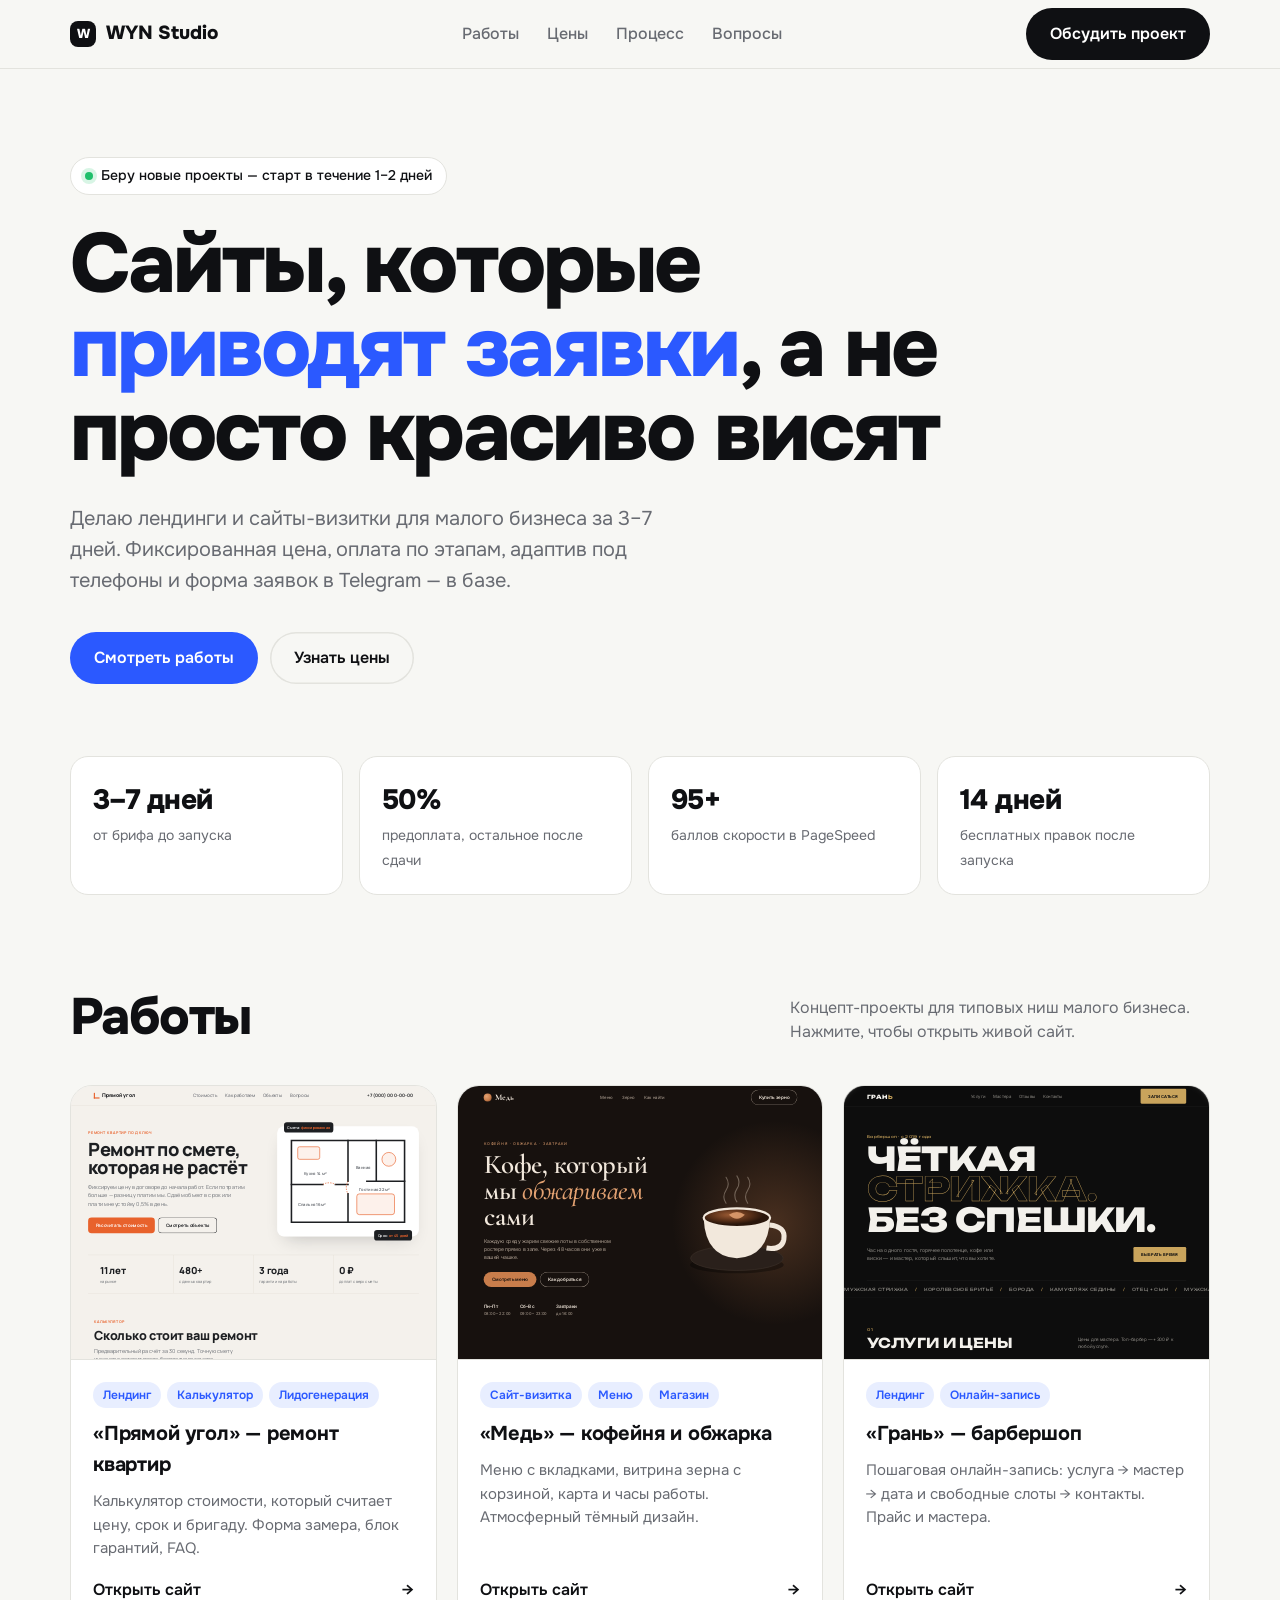
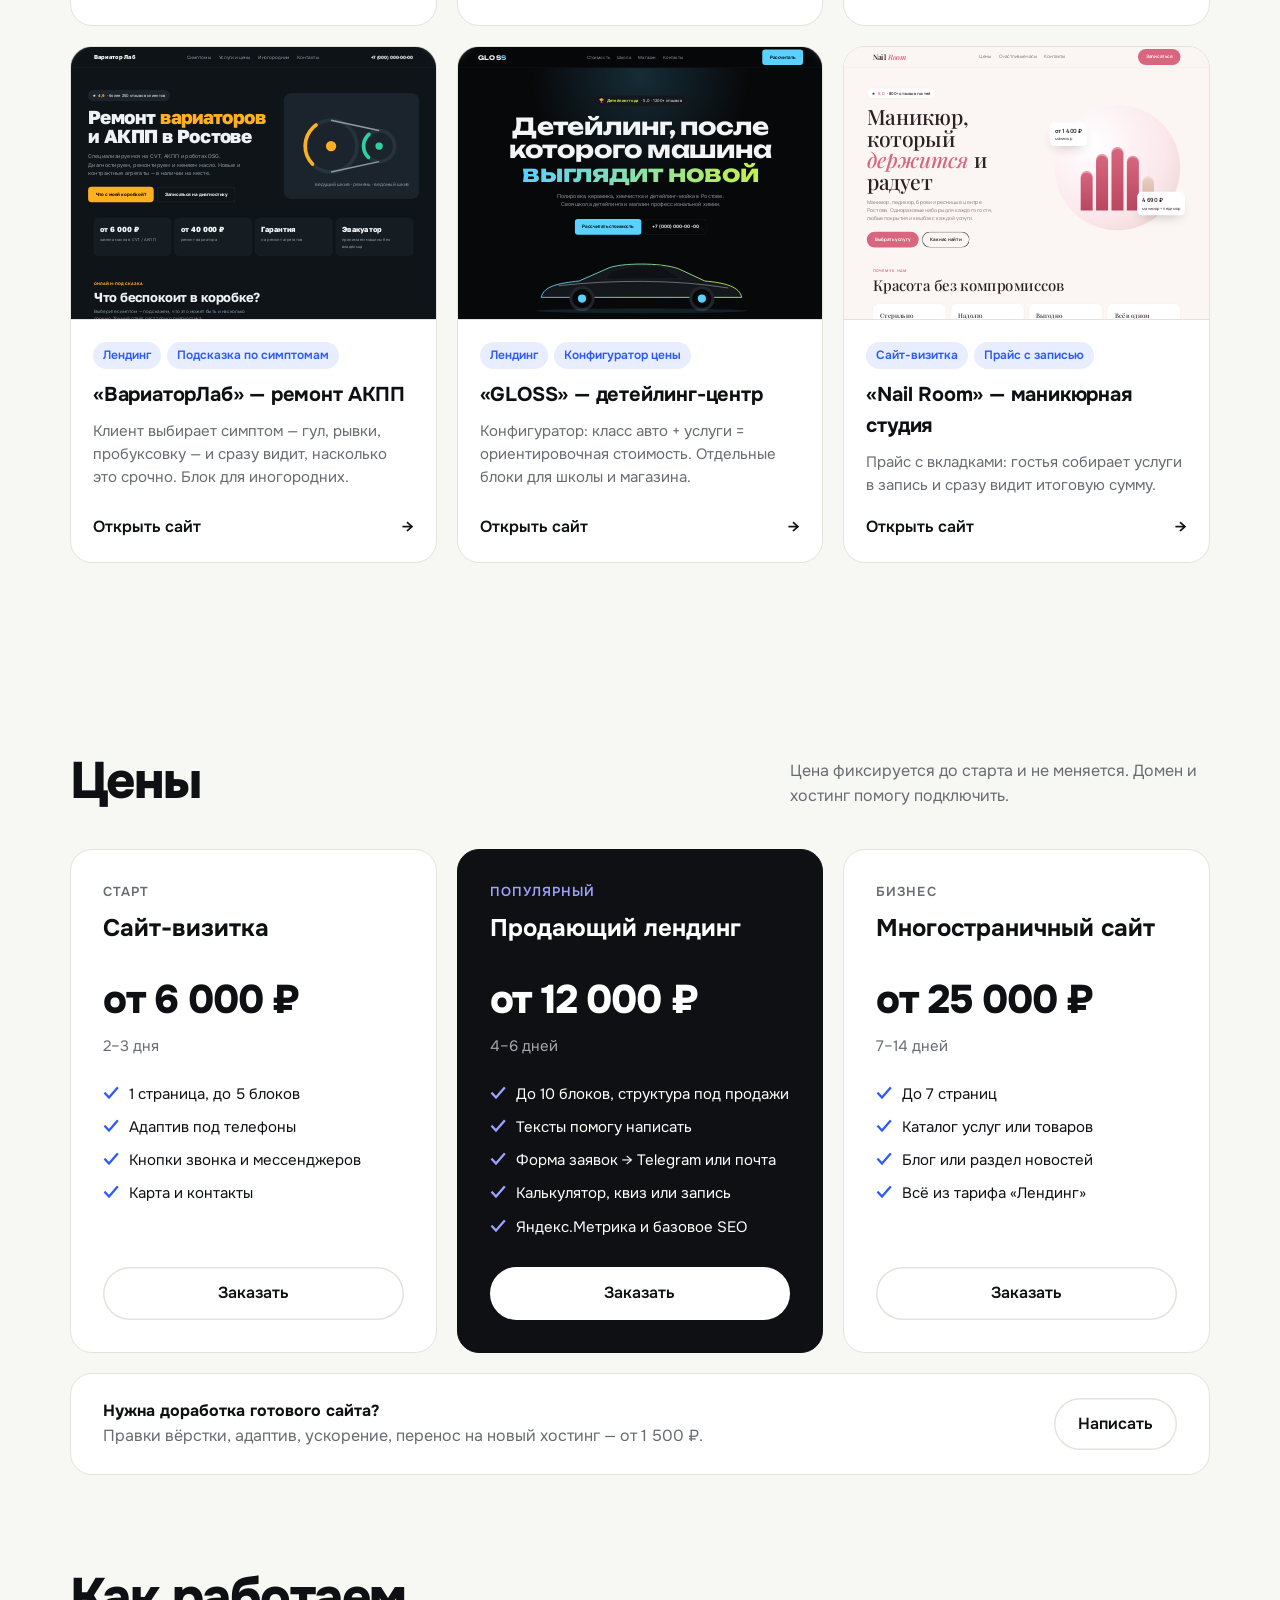
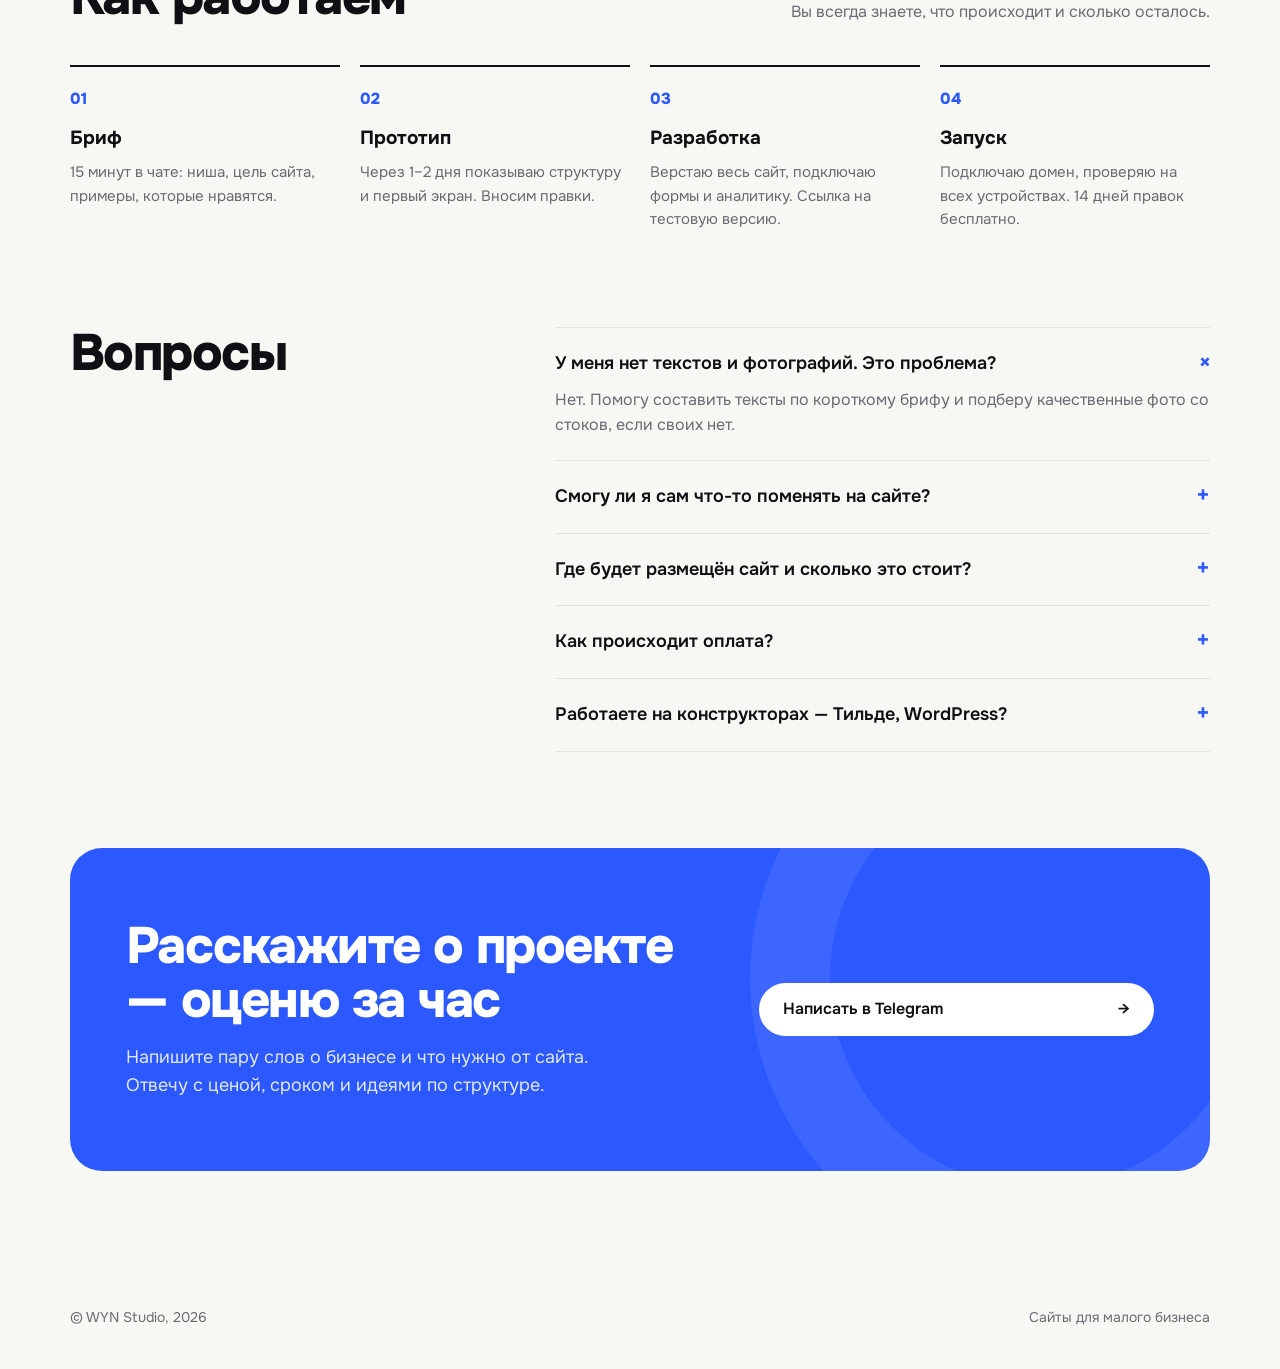
<file: index.html>
<!doctype html>
<html lang="ru">
<head>
<meta charset="utf-8">
<meta name="viewport" content="width=device-width,initial-scale=1">
<title>WYN Studio — сайты для малого бизнеса за 5 дней</title>
<meta name="description" content="Лендинги и сайты-визитки для малого бизнеса: быстро, с адаптивом под телефоны и формой заявок. Фиксированная цена, оплата по этапам.">
<meta property="og:title" content="WYN Studio — сайты для малого бизнеса за 5 дней">
<meta property="og:description" content="Лендинги и сайты-визитки с фиксированной ценой и оплатой по этапам.">
<link rel="preconnect" href="https://fonts.googleapis.com">
<link rel="preconnect" href="https://fonts.gstatic.com" crossorigin>
<link href="https://fonts.googleapis.com/css2?family=Onest:wght@400;500;600;700;800&display=swap" rel="stylesheet">
<style>
:root{--bg:#f7f7f4;--ink:#0f1013;--muted:#686b72;--line:#e3e3de;--card:#fff;--acc:#2b59ff;--acc-l:#e8eeff}
*{box-sizing:border-box;margin:0;padding:0}
html{scroll-behavior:smooth}
body{font-family:Onest,system-ui,sans-serif;background:var(--bg);color:var(--ink);line-height:1.55}
a{color:inherit;text-decoration:none}
.wrap{max-width:1180px;margin:0 auto;padding:0 20px}
header{position:sticky;top:0;z-index:30;background:rgba(247,247,244,.86);backdrop-filter:blur(12px);border-bottom:1px solid var(--line)}
.nav{height:68px;display:flex;align-items:center;justify-content:space-between;gap:20px}
.logo{font-weight:800;font-size:19px;display:flex;align-items:center;gap:10px}
.logo i{width:26px;height:26px;border-radius:8px;background:var(--ink);display:grid;place-items:center;color:#fff;font-style:normal;font-size:13px}
.nav nav{display:flex;gap:28px;color:var(--muted);font-weight:500}
.nav nav a:hover{color:var(--ink)}
.btn{display:inline-flex;align-items:center;gap:10px;background:var(--ink);color:#fff;padding:14px 24px;border-radius:999px;font-weight:600;transition:.2s;border:0;cursor:pointer;font:inherit;font-weight:600}
.btn:hover{background:var(--acc)}
.btn.acc{background:var(--acc)}
.btn.acc:hover{background:var(--ink)}
.btn.ghost{background:transparent;color:var(--ink);box-shadow:inset 0 0 0 1.5px var(--line)}
.btn.ghost:hover{box-shadow:inset 0 0 0 1.5px var(--ink)}
.hero{padding:88px 0 72px}
.badge{display:inline-flex;align-items:center;gap:8px;font-size:14px;font-weight:500;background:var(--card);border:1px solid var(--line);padding:7px 14px;border-radius:999px;margin-bottom:28px}
.badge b{width:8px;height:8px;border-radius:50%;background:#1fbf6b;box-shadow:0 0 0 4px #d8f5e5}
h1{font-size:clamp(40px,6.6vw,84px);line-height:1;letter-spacing:-.035em;font-weight:800;max-width:980px}
h1 span{color:var(--acc)}
.hero p{font-size:20px;color:var(--muted);max-width:620px;margin:28px 0 36px}
.hero .row{display:flex;gap:12px;flex-wrap:wrap}
.facts{display:grid;grid-template-columns:repeat(4,1fr);gap:16px;margin-top:72px}
.facts div{background:var(--card);border:1px solid var(--line);border-radius:18px;padding:22px}
.facts b{font-size:28px;font-weight:800;letter-spacing:-.02em;display:block}
.facts span{color:var(--muted);font-size:14px}
section{padding:96px 0}
.sh{display:flex;justify-content:space-between;align-items:end;gap:24px;margin-bottom:40px;flex-wrap:wrap}
h2{font-size:clamp(30px,4vw,52px);line-height:1.05;letter-spacing:-.03em;font-weight:800}
.sh p{color:var(--muted);max-width:420px}
/* works */
.works{display:grid;grid-template-columns:repeat(3,1fr);gap:20px}
.w{background:var(--card);border:1px solid var(--line);border-radius:22px;overflow:hidden;display:flex;flex-direction:column;transition:.25s}
.w:hover{transform:translateY(-4px);box-shadow:0 24px 48px -24px rgba(15,16,19,.25)}
.shot{aspect-ratio:4/3;overflow:hidden;position:relative;border-bottom:1px solid var(--line);background:#eee}
.shot iframe{width:1280px;height:960px;border:0;transform-origin:0 0;pointer-events:none;position:absolute;top:0;left:0}
.w .in{padding:22px;display:flex;flex-direction:column;gap:10px;flex:1}
.w h3{font-size:20px;letter-spacing:-.01em}
.w p{color:var(--muted);font-size:15px}
.chips{display:flex;gap:6px;flex-wrap:wrap}
.chips span{font-size:12px;font-weight:600;background:var(--acc-l);color:var(--acc);padding:4px 10px;border-radius:999px}
.w .go{margin-top:auto;font-weight:600;display:flex;justify-content:space-between;align-items:center;padding-top:8px}
.w .go::after{content:"→";transition:.2s}
.w:hover .go::after{transform:translateX(4px)}
/* pricing */
.plans{display:grid;grid-template-columns:repeat(3,1fr);gap:20px}
.plan{background:var(--card);border:1px solid var(--line);border-radius:22px;padding:32px;display:flex;flex-direction:column}
.plan.hot{background:var(--ink);color:#fff;border-color:var(--ink)}
.plan .lbl{font-size:13px;font-weight:600;color:var(--muted);text-transform:uppercase;letter-spacing:.08em}
.plan.hot .lbl{color:#9ea3ff}
.plan h3{font-size:24px;margin:8px 0 4px}
.plan .pr{font-size:40px;font-weight:800;letter-spacing:-.03em;margin:18px 0 4px}
.plan .tm{color:var(--muted);font-size:15px;margin-bottom:24px}
.plan.hot .tm{color:#a6a8ad}
.plan ul{list-style:none;display:grid;gap:10px;margin-bottom:28px}
.plan li{display:flex;gap:10px;font-size:15px}
.plan li::before{content:"✓";color:var(--acc);font-weight:800}
.plan.hot li::before{color:#9ea3ff}
.plan .btn{margin-top:auto;justify-content:center}
.plan.hot .btn{background:#fff;color:var(--ink)}
.plan.hot .btn:hover{background:var(--acc);color:#fff}
.extra{margin-top:20px;background:var(--card);border:1px solid var(--line);border-radius:22px;padding:24px 32px;display:flex;justify-content:space-between;align-items:center;gap:20px;flex-wrap:wrap}
.extra p{color:var(--muted)}
/* process */
.proc{display:grid;grid-template-columns:repeat(4,1fr);gap:20px;counter-reset:p}
.proc div{border-top:2px solid var(--ink);padding-top:20px}
.proc div::before{counter-increment:p;content:"0" counter(p);display:block;font-weight:800;color:var(--acc);margin-bottom:12px}
.proc h3{font-size:19px;margin-bottom:8px}
.proc p{color:var(--muted);font-size:15px}
/* faq */
.faq{display:grid;grid-template-columns:.8fr 1.2fr;gap:48px}
details{border-bottom:1px solid var(--line);padding:22px 0}
details:first-child{border-top:1px solid var(--line)}
summary{font-weight:600;font-size:18px;cursor:pointer;list-style:none;display:flex;justify-content:space-between;gap:20px}
summary::after{content:"+";font-size:24px;line-height:1;color:var(--acc);transition:.2s}
details[open] summary::after{transform:rotate(45deg)}
details p{color:var(--muted);margin-top:10px}
/* cta */
.cta{background:var(--acc);color:#fff;border-radius:32px;padding:72px 56px;display:grid;grid-template-columns:1.2fr .8fr;gap:40px;align-items:center;position:relative;overflow:hidden}
.cta::after{content:"";position:absolute;width:420px;height:420px;border-radius:50%;border:80px solid rgba(255,255,255,.08);right:-120px;top:-160px}
.cta p{opacity:.85;font-size:18px;margin-top:16px;max-width:520px}
.cta .links{display:grid;gap:12px;position:relative;z-index:1}
.cta .btn{background:#fff;color:var(--ink);justify-content:space-between}
.cta .btn:hover{background:var(--ink);color:#fff}
footer{padding:40px 0;color:var(--muted);font-size:14px}
footer .wrap{display:flex;justify-content:space-between;gap:16px;flex-wrap:wrap}
@media (max-width:960px){
  .nav nav{display:none}
  .works,.plans{grid-template-columns:1fr 1fr}
  .proc,.facts{grid-template-columns:1fr 1fr}
  .faq,.cta{grid-template-columns:1fr}
}
@media (max-width:640px){
  section{padding:72px 0}
  .hero{padding:56px 0 48px}
  .hero p{font-size:18px}
  .works,.plans,.proc{grid-template-columns:1fr}
  .facts{margin-top:48px}
  .cta{padding:40px 24px;border-radius:24px}
  .nav .btn{padding:11px 16px;font-size:14px}
}
</style>
</head>
<body>
<header>
  <div class="wrap nav">
    <a href="#" class="logo"><i>W</i>WYN Studio</a>
    <nav><a href="#works">Работы</a><a href="#prices">Цены</a><a href="#process">Процесс</a><a href="#faq">Вопросы</a></nav>
    <a href="#contact" class="btn">Обсудить проект</a>
  </div>
</header>

<main>
<section class="hero">
  <div class="wrap">
    <div class="badge"><b></b>Беру новые проекты — старт в течение 1–2 дней</div>
    <h1>Сайты, которые <span>приводят заявки</span>, а не просто красиво висят</h1>
    <p>Делаю лендинги и сайты-визитки для малого бизнеса за 3–7 дней. Фиксированная цена, оплата по этапам, адаптив под телефоны и форма заявок в Telegram — в базе.</p>
    <div class="row"><a href="#works" class="btn acc">Смотреть работы</a><a href="#prices" class="btn ghost">Узнать цены</a></div>
    <div class="facts">
      <div><b>3–7 дней</b><span>от брифа до запуска</span></div>
      <div><b>50%</b><span>предоплата, остальное после сдачи</span></div>
      <div><b>95+</b><span>баллов скорости в PageSpeed</span></div>
      <div><b>14 дней</b><span>бесплатных правок после запуска</span></div>
    </div>
  </div>
</section>

<section id="works" style="padding-top:24px">
  <div class="wrap">
    <div class="sh"><h2>Работы</h2><p>Концепт-проекты для типовых ниш малого бизнеса. Нажмите, чтобы открыть живой сайт.</p></div>
    <div class="works">
      <a class="w" href="works/remont/" target="_blank">
        <div class="shot"><iframe src="works/remont/" loading="lazy" tabindex="-1" title="Превью: ремонт квартир"></iframe></div>
        <div class="in">
          <div class="chips"><span>Лендинг</span><span>Калькулятор</span><span>Лидогенерация</span></div>
          <h3>«Прямой угол» — ремонт квартир</h3>
          <p>Калькулятор стоимости, который считает цену, срок и бригаду. Форма замера, блок гарантий, FAQ.</p>
          <span class="go">Открыть сайт</span>
        </div>
      </a>
      <a class="w" href="works/coffee/" target="_blank">
        <div class="shot"><iframe src="works/coffee/" loading="lazy" tabindex="-1" title="Превью: кофейня"></iframe></div>
        <div class="in">
          <div class="chips"><span>Сайт-визитка</span><span>Меню</span><span>Магазин</span></div>
          <h3>«Медь» — кофейня и обжарка</h3>
          <p>Меню с вкладками, витрина зерна с корзиной, карта и часы работы. Атмосферный тёмный дизайн.</p>
          <span class="go">Открыть сайт</span>
        </div>
      </a>
      <a class="w" href="works/barber/" target="_blank">
        <div class="shot"><iframe src="works/barber/" loading="lazy" tabindex="-1" title="Превью: барбершоп"></iframe></div>
        <div class="in">
          <div class="chips"><span>Лендинг</span><span>Онлайн-запись</span></div>
          <h3>«Грань» — барбершоп</h3>
          <p>Пошаговая онлайн-запись: услуга → мастер → дата и свободные слоты → контакты. Прайс и мастера.</p>
          <span class="go">Открыть сайт</span>
        </div>
      </a>
      <a class="w" href="works/cvt/" target="_blank">
        <div class="shot"><iframe src="works/cvt/" loading="lazy" tabindex="-1" title="Превью: ремонт вариаторов"></iframe></div>
        <div class="in">
          <div class="chips"><span>Лендинг</span><span>Подсказка по симптомам</span></div>
          <h3>«ВариаторЛаб» — ремонт АКПП</h3>
          <p>Клиент выбирает симптом — гул, рывки, пробуксовку — и сразу видит, насколько это срочно. Блок для иногородних.</p>
          <span class="go">Открыть сайт</span>
        </div>
      </a>
      <a class="w" href="works/detailing/" target="_blank">
        <div class="shot"><iframe src="works/detailing/" loading="lazy" tabindex="-1" title="Превью: детейлинг"></iframe></div>
        <div class="in">
          <div class="chips"><span>Лендинг</span><span>Конфигуратор цены</span></div>
          <h3>«GLOSS» — детейлинг-центр</h3>
          <p>Конфигуратор: класс авто + услуги = ориентировочная стоимость. Отдельные блоки для школы и магазина.</p>
          <span class="go">Открыть сайт</span>
        </div>
      </a>
      <a class="w" href="works/nails/" target="_blank">
        <div class="shot"><iframe src="works/nails/" loading="lazy" tabindex="-1" title="Превью: маникюр"></iframe></div>
        <div class="in">
          <div class="chips"><span>Сайт-визитка</span><span>Прайс с записью</span></div>
          <h3>«Nail Room» — маникюрная студия</h3>
          <p>Прайс с вкладками: гостья собирает услуги в запись и сразу видит итоговую сумму.</p>
          <span class="go">Открыть сайт</span>
        </div>
      </a>
    </div>
  </div>
</section>

<section id="prices">
  <div class="wrap">
    <div class="sh"><h2>Цены</h2><p>Цена фиксируется до старта и не меняется. Домен и хостинг помогу подключить.</p></div>
    <div class="plans">
      <div class="plan">
        <div class="lbl">Старт</div><h3>Сайт-визитка</h3>
        <div class="pr">от 6 000 ₽</div><div class="tm">2–3 дня</div>
        <ul><li>1 страница, до 5 блоков</li><li>Адаптив под телефоны</li><li>Кнопки звонка и мессенджеров</li><li>Карта и контакты</li></ul>
        <a href="#contact" class="btn ghost">Заказать</a>
      </div>
      <div class="plan hot">
        <div class="lbl">Популярный</div><h3>Продающий лендинг</h3>
        <div class="pr">от 12 000 ₽</div><div class="tm">4–6 дней</div>
        <ul><li>До 10 блоков, структура под продажи</li><li>Тексты помогу написать</li><li>Форма заявок → Telegram или почта</li><li>Калькулятор, квиз или запись</li><li>Яндекс.Метрика и базовое SEO</li></ul>
        <a href="#contact" class="btn">Заказать</a>
      </div>
      <div class="plan">
        <div class="lbl">Бизнес</div><h3>Многостраничный сайт</h3>
        <div class="pr">от 25 000 ₽</div><div class="tm">7–14 дней</div>
        <ul><li>До 7 страниц</li><li>Каталог услуг или товаров</li><li>Блог или раздел новостей</li><li>Всё из тарифа «Лендинг»</li></ul>
        <a href="#contact" class="btn ghost">Заказать</a>
      </div>
    </div>
    <div class="extra"><div><b>Нужна доработка готового сайта?</b><p>Правки вёрстки, адаптив, ускорение, перенос на новый хостинг — от 1 500 ₽.</p></div><a href="#contact" class="btn ghost">Написать</a></div>
  </div>
</section>

<section id="process" style="padding-top:0">
  <div class="wrap">
    <div class="sh"><h2>Как работаем</h2><p>Вы всегда знаете, что происходит и сколько осталось.</p></div>
    <div class="proc">
      <div><h3>Бриф</h3><p>15 минут в чате: ниша, цель сайта, примеры, которые нравятся.</p></div>
      <div><h3>Прототип</h3><p>Через 1–2 дня показываю структуру и первый экран. Вносим правки.</p></div>
      <div><h3>Разработка</h3><p>Верстаю весь сайт, подключаю формы и аналитику. Ссылка на тестовую версию.</p></div>
      <div><h3>Запуск</h3><p>Подключаю домен, проверяю на всех устройствах. 14 дней правок бесплатно.</p></div>
    </div>
  </div>
</section>

<section id="faq" style="padding-top:0">
  <div class="wrap faq">
    <div><h2>Вопросы</h2></div>
    <div>
      <details open><summary>У меня нет текстов и фотографий. Это проблема?</summary><p>Нет. Помогу составить тексты по короткому брифу и подберу качественные фото со стоков, если своих нет.</p></details>
      <details><summary>Смогу ли я сам что-то поменять на сайте?</summary><p>Да. Простые правки (цены, телефон, тексты) покажу, как делать самостоятельно. Или вношу их сам в течение 14 дней бесплатно.</p></details>
      <details><summary>Где будет размещён сайт и сколько это стоит?</summary><p>Можно бесплатно на надёжном хостинге для статических сайтов или на вашем хостинге. Домен .ru — около 200–900 ₽ в год. Всё оформляется на вас.</p></details>
      <details><summary>Как происходит оплата?</summary><p>50% перед стартом, 50% после того, как вы приняли готовый сайт. Через безопасную сделку на бирже или напрямую с чеком самозанятого.</p></details>
      <details><summary>Работаете на конструкторах — Тильде, WordPress?</summary><p>Основной формат — код вручную: быстрее грузится и не требует ежемесячной подписки. Если нужна Тильда или WordPress — тоже сделаю.</p></details>
    </div>
  </div>
</section>

<section id="contact" style="padding-top:0">
  <div class="wrap">
    <div class="cta">
      <div>
        <h2>Расскажите о проекте — оценю за час</h2>
        <p>Напишите пару слов о бизнесе и что нужно от сайта. Отвечу с ценой, сроком и идеями по структуре.</p>
      </div>
      <div class="links">
        <a class="btn" href="https://t.me/wynstudio_dev" target="_blank">Написать в Telegram <span>→</span></a>
      </div>
    </div>
  </div>
</section>
</main>

<footer>
  <div class="wrap"><span>© WYN Studio, 2026</span><span>Сайты для малого бизнеса</span></div>
</footer>

<script>
const fit = () => document.querySelectorAll('.shot').forEach(s => s.querySelector('iframe').style.transform = `scale(${s.clientWidth / 1280})`);
new ResizeObserver(fit).observe(document.body);
fit();
</script>
</body>
</html>
</file>
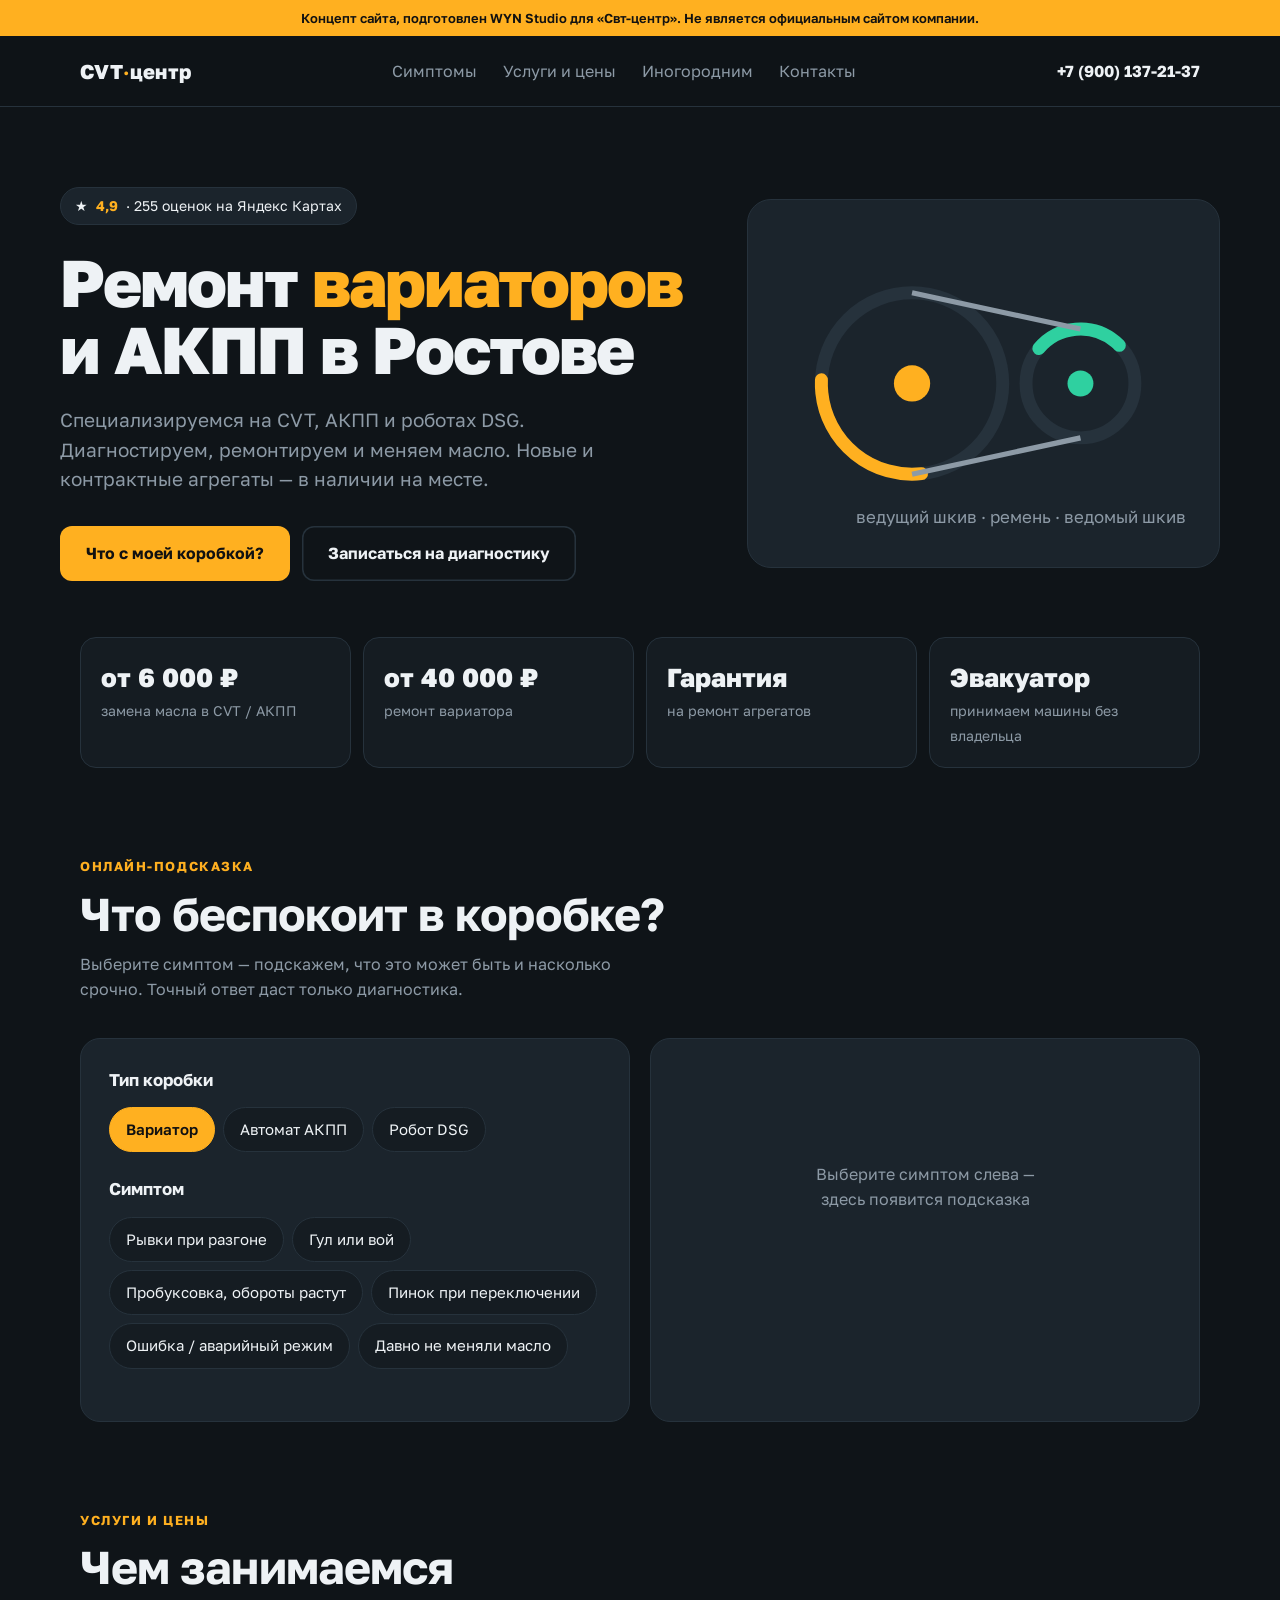
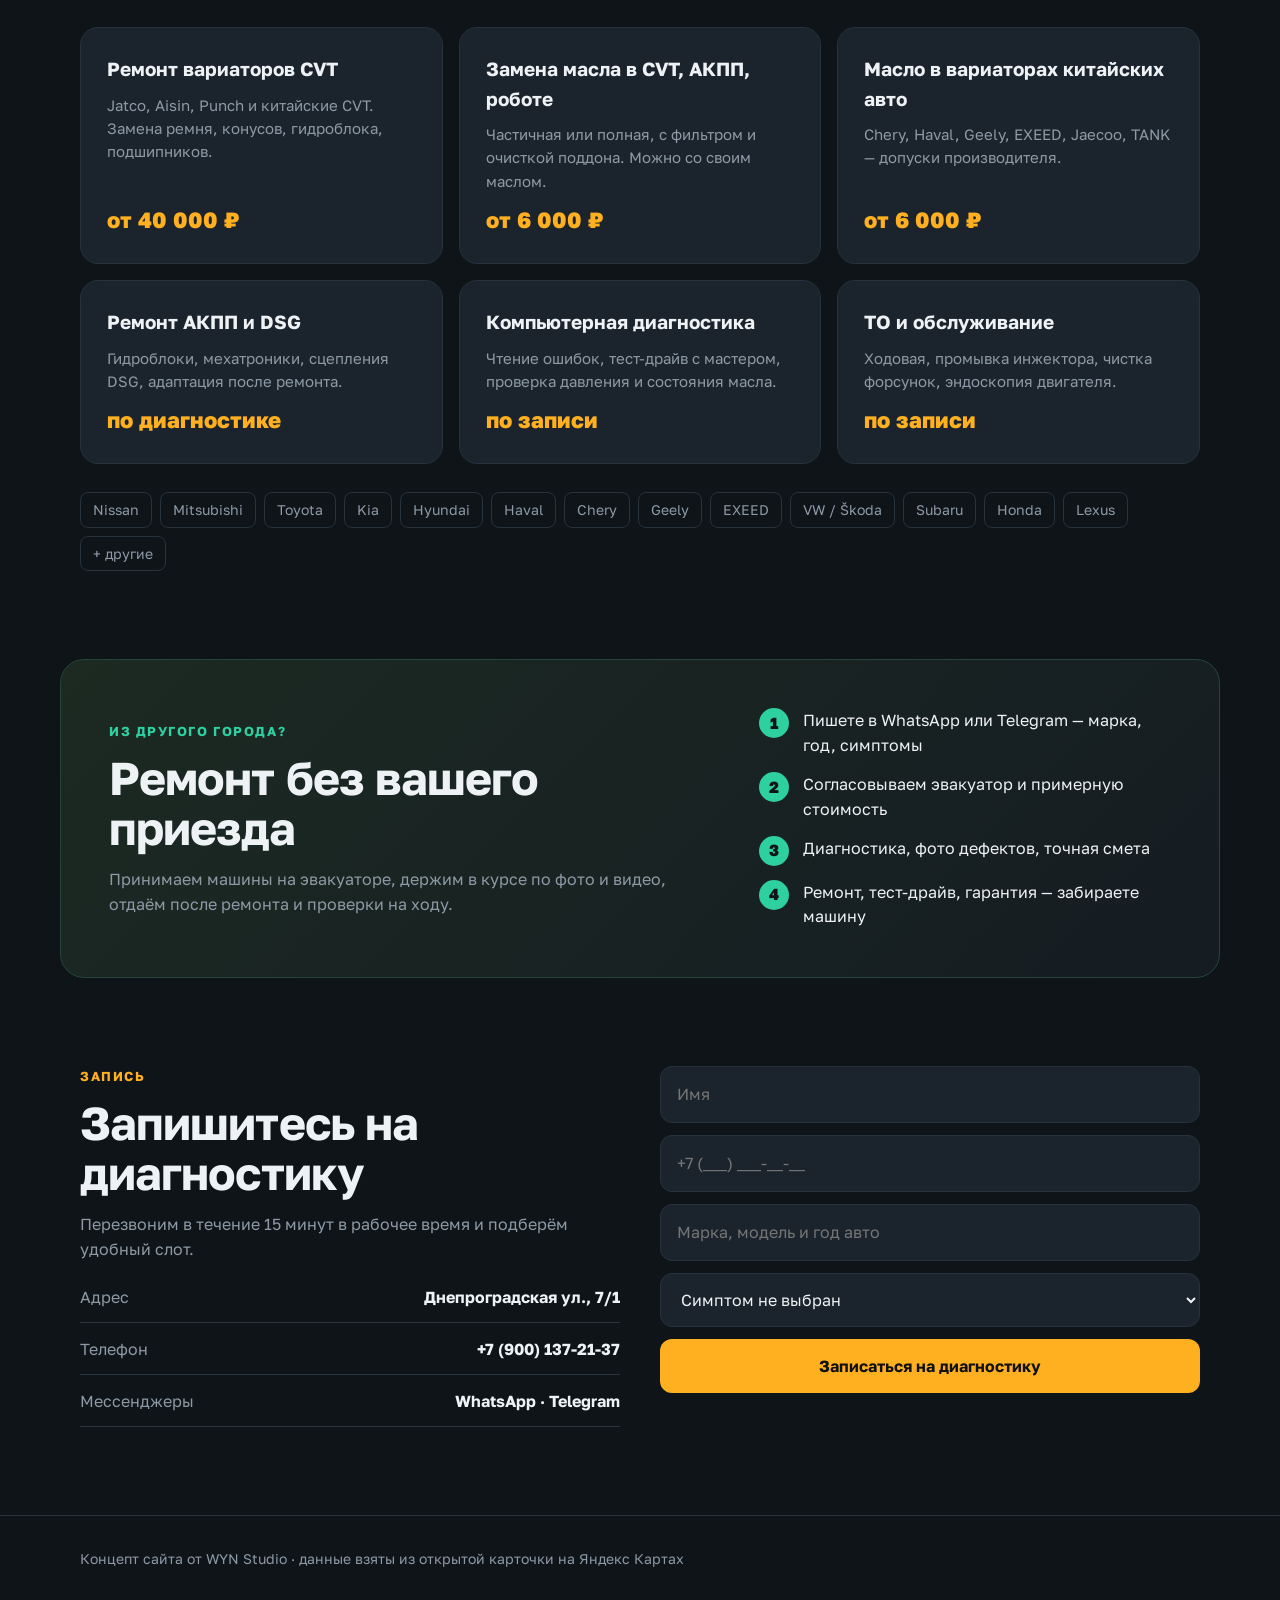
<file: p/cvt-center/index.html>
<!doctype html>
<html lang="ru">
<head>
<meta charset="utf-8">
<meta name="viewport" content="width=device-width,initial-scale=1">
<meta name="robots" content="noindex,nofollow">
<title>CVT-центр — ремонт вариаторов и АКПП в Ростове-на-Дону</title>
<link rel="preconnect" href="https://fonts.googleapis.com">
<link rel="preconnect" href="https://fonts.gstatic.com" crossorigin>
<link href="https://fonts.googleapis.com/css2?family=Golos+Text:wght@400;500;600;700;800&display=swap" rel="stylesheet">
<style>
:root{--bg:#0f1418;--bg2:#151c22;--card:#1b242c;--ink:#eef2f5;--muted:#8d9aa6;--line:#26323c;--acc:#ffb020;--acc2:#2fd0a0}
*{box-sizing:border-box;margin:0;padding:0}
html{scroll-behavior:smooth}
body{font-family:"Golos Text",system-ui,sans-serif;background:var(--bg);color:var(--ink);line-height:1.55}
a{color:inherit;text-decoration:none}
.wrap{max-width:1160px;margin:0 auto;padding:0 20px}
.concept{background:#ffb020;color:#111;font-size:13px;text-align:center;padding:8px 16px;font-weight:600}
header{border-bottom:1px solid var(--line);position:sticky;top:0;background:rgba(15,20,24,.92);backdrop-filter:blur(10px);z-index:20}
.nav{height:70px;display:flex;align-items:center;justify-content:space-between;gap:16px}
.logo{font-weight:800;font-size:20px;letter-spacing:.02em}
.logo b{color:var(--acc)}
.nav nav{display:flex;gap:26px;color:var(--muted)}
.nav nav a:hover{color:var(--ink)}
.tel{font-weight:700;white-space:nowrap}
.btn{display:inline-flex;align-items:center;justify-content:center;gap:8px;background:var(--acc);color:#111;font:inherit;font-weight:700;padding:15px 26px;border-radius:12px;border:0;cursor:pointer;transition:.2s}
.btn:hover{filter:brightness(1.08);transform:translateY(-1px)}
.btn.ghost{background:transparent;color:var(--ink);box-shadow:inset 0 0 0 1.5px var(--line)}
.hero{padding:80px 0 64px;display:grid;grid-template-columns:1.15fr .85fr;gap:48px;align-items:center}
.pill{display:inline-flex;gap:8px;align-items:center;background:var(--card);border:1px solid var(--line);border-radius:999px;padding:7px 14px;font-size:14px;margin-bottom:24px}
.pill b{color:var(--acc)}
h1{font-size:clamp(36px,5.6vw,66px);line-height:1.02;letter-spacing:-.03em;font-weight:800}
h1 span{color:var(--acc)}
.lead{font-size:19px;color:var(--muted);margin:22px 0 32px;max-width:560px}
.row{display:flex;gap:12px;flex-wrap:wrap}
.gear{background:var(--card);border:1px solid var(--line);border-radius:24px;padding:28px}
.gear svg{width:100%;height:auto;display:block}
.facts{display:grid;grid-template-columns:repeat(4,1fr);gap:12px;margin-top:-8px}
.hero>*,.facts>*,.diag>*,.svc>*,.far>*,.cta>*{min-width:0}
.facts div{background:var(--bg2);border:1px solid var(--line);border-radius:16px;padding:20px}
.facts b{display:block;font-size:26px;font-weight:800}
.facts span{color:var(--muted);font-size:14px}
section{padding:88px 0}
.k{color:var(--acc);font-weight:700;font-size:13px;letter-spacing:.12em;text-transform:uppercase;margin-bottom:12px}
h2{font-size:clamp(28px,3.8vw,46px);line-height:1.08;letter-spacing:-.02em;margin-bottom:14px}
.sub{color:var(--muted);max-width:560px}
/* diag */
.diag{display:grid;grid-template-columns:1fr 1fr;gap:20px;margin-top:36px}
.panel{background:var(--card);border:1px solid var(--line);border-radius:20px;padding:28px}
.panel h3{font-size:17px;margin-bottom:14px}
.chips{display:flex;flex-wrap:wrap;gap:8px;margin-bottom:24px}
.chips button{font:inherit;font-size:15px;background:var(--bg2);color:var(--ink);border:1px solid var(--line);border-radius:999px;padding:10px 16px;cursor:pointer;transition:.15s}
.chips button.on{background:var(--acc);color:#111;border-color:var(--acc);font-weight:600}
.ans{display:flex;flex-direction:column;gap:14px}
.ans .lvl{display:inline-block;font-size:13px;font-weight:700;padding:5px 12px;border-radius:999px;width:max-content}
.ans h3{font-size:24px;line-height:1.2}
.ans p{color:var(--muted)}
.ans ul{list-style:none;display:grid;gap:8px}
.ans li{display:flex;gap:10px}
.ans li::before{content:"→";color:var(--acc)}
.empty{color:var(--muted);display:grid;place-items:center;text-align:center;min-height:240px}
/* services */
.svc{display:grid;grid-template-columns:repeat(3,1fr);gap:16px;margin-top:36px}
.s{background:var(--card);border:1px solid var(--line);border-radius:18px;padding:26px;display:flex;flex-direction:column;gap:10px}
.s h3{font-size:19px}
.s p{color:var(--muted);font-size:15px;flex:1}
.s .pr{font-weight:800;font-size:22px;color:var(--acc)}
.brands{display:flex;flex-wrap:wrap;gap:8px;margin-top:28px}
.brands span{font-size:14px;color:var(--muted);border:1px solid var(--line);border-radius:8px;padding:6px 12px}
/* far */
.far{background:linear-gradient(135deg,#1c2a22,#151c22);border:1px solid #24453a;border-radius:24px;padding:48px;display:grid;grid-template-columns:1.2fr .8fr;gap:32px;align-items:center}
.far ol{list-style:none;counter-reset:f;display:grid;gap:14px}
.far li{counter-increment:f;display:flex;gap:14px;align-items:flex-start}
.far li::before{content:counter(f);min-width:30px;height:30px;border-radius:50%;background:var(--acc2);color:#0f1418;font-weight:800;display:grid;place-items:center}
/* form */
.cta{display:grid;grid-template-columns:1fr 1fr;gap:40px;align-items:start}
form{display:grid;gap:12px}
input,select{font:inherit;padding:15px 16px;border-radius:12px;border:1px solid var(--line);background:var(--card);color:var(--ink);width:100%}
input:focus,select:focus{outline:none;border-color:var(--acc)}
.ok{display:none;background:#163a2e;color:#9ff0cf;padding:16px;border-radius:12px;font-weight:600}
.info{display:grid;gap:14px;margin-top:24px}
.info div{display:flex;justify-content:space-between;gap:16px;border-bottom:1px solid var(--line);padding-bottom:12px}
.info span{color:var(--muted)}
footer{border-top:1px solid var(--line);padding:32px 0;color:var(--muted);font-size:14px}
@media (max-width:920px){
  .nav nav,.tel{display:none}
  .hero,.diag,.far,.cta{grid-template-columns:1fr}
  .svc{grid-template-columns:1fr 1fr}
  .facts{grid-template-columns:1fr 1fr}
}
@media (max-width:600px){
  section{padding:64px 0}.hero{padding:44px 0}
  .svc{grid-template-columns:1fr}
  .far{padding:28px 20px}
  .panel{padding:20px}
}
</style>
</head>
<body>
<div class="concept">Концепт сайта, подготовлен WYN Studio для «Свт-центр». Не является официальным сайтом компании.</div>
<header>
  <div class="wrap nav">
    <a href="#" class="logo">CVT<b>·</b>центр</a>
    <nav><a href="#diag">Симптомы</a><a href="#svc">Услуги и цены</a><a href="#far">Иногородним</a><a href="#contacts">Контакты</a></nav>
    <a class="tel" href="tel:+79001372137">+7 (900) 137-21-37</a>
  </div>
</header>

<main>
<div class="wrap hero">
  <div>
    <div class="pill">★ <b>4,9</b> · 255 оценок на Яндекс Картах</div>
    <h1>Ремонт <span>вариаторов</span> и АКПП в Ростове</h1>
    <p class="lead">Специализируемся на CVT, АКПП и роботах DSG. Диагностируем, ремонтируем и меняем масло. Новые и контрактные агрегаты — в наличии на месте.</p>
    <div class="row"><a href="#diag" class="btn">Что с моей коробкой?</a><a href="#contacts" class="btn ghost">Записаться на диагностику</a></div>
  </div>
  <div class="gear">
    <svg viewBox="0 0 320 240" aria-hidden="true">
      <g fill="none" stroke-width="10">
        <circle cx="105" cy="120" r="70" stroke="#26323c"/>
        <circle cx="105" cy="120" r="70" stroke="#ffb020" stroke-dasharray="120 320" stroke-linecap="round"><animateTransform attributeName="transform" type="rotate" from="0 105 120" to="360 105 120" dur="6s" repeatCount="indefinite"/></circle>
        <circle cx="235" cy="120" r="42" stroke="#26323c"/>
        <circle cx="235" cy="120" r="42" stroke="#2fd0a0" stroke-dasharray="70 200" stroke-linecap="round"><animateTransform attributeName="transform" type="rotate" from="360 235 120" to="0 235 120" dur="3.6s" repeatCount="indefinite"/></circle>
      </g>
      <path d="M105 50 L235 78 M105 190 L235 162" stroke="#8d9aa6" stroke-width="4"/>
      <circle cx="105" cy="120" r="14" fill="#ffb020"/><circle cx="235" cy="120" r="10" fill="#2fd0a0"/>
      <text x="62" y="228" fill="#8d9aa6" font-family="Golos Text" font-size="13">ведущий шкив · ремень · ведомый шкив</text>
    </svg>
  </div>
</div>
<div class="wrap facts">
  <div><b>от 6 000 ₽</b><span>замена масла в CVT / АКПП</span></div>
  <div><b>от 40 000 ₽</b><span>ремонт вариатора</span></div>
  <div><b>Гарантия</b><span>на ремонт агрегатов</span></div>
  <div><b>Эвакуатор</b><span>принимаем машины без владельца</span></div>
</div>

<section id="diag">
  <div class="wrap">
    <div class="k">Онлайн-подсказка</div>
    <h2>Что беспокоит в коробке?</h2>
    <p class="sub">Выберите симптом — подскажем, что это может быть и насколько срочно. Точный ответ даст только диагностика.</p>
    <div class="diag">
      <div class="panel">
        <h3>Тип коробки</h3>
        <div class="chips" id="box"><button class="on" data-v="cvt">Вариатор</button><button data-v="at">Автомат АКПП</button><button data-v="dsg">Робот DSG</button></div>
        <h3>Симптом</h3>
        <div class="chips" id="sym">
          <button data-v="jerk">Рывки при разгоне</button>
          <button data-v="hum">Гул или вой</button>
          <button data-v="slip">Пробуксовка, обороты растут</button>
          <button data-v="kick">Пинок при переключении</button>
          <button data-v="err">Ошибка / аварийный режим</button>
          <button data-v="oil">Давно не меняли масло</button>
        </div>
      </div>
      <div class="panel ans" id="ans"><div class="empty">Выберите симптом слева —<br>здесь появится подсказка</div></div>
    </div>
  </div>
</section>

<section id="svc" style="padding-top:0">
  <div class="wrap">
    <div class="k">Услуги и цены</div>
    <h2>Чем занимаемся</h2>
    <div class="svc">
      <div class="s"><h3>Ремонт вариаторов CVT</h3><p>Jatco, Aisin, Punch и китайские CVT. Замена ремня, конусов, гидроблока, подшипников.</p><div class="pr">от 40 000 ₽</div></div>
      <div class="s"><h3>Замена масла в CVT, АКПП, роботе</h3><p>Частичная или полная, с фильтром и очисткой поддона. Можно со своим маслом.</p><div class="pr">от 6 000 ₽</div></div>
      <div class="s"><h3>Масло в вариаторах китайских авто</h3><p>Chery, Haval, Geely, EXEED, Jaecoo, TANK — допуски производителя.</p><div class="pr">от 6 000 ₽</div></div>
      <div class="s"><h3>Ремонт АКПП и DSG</h3><p>Гидроблоки, мехатроники, сцепления DSG, адаптация после ремонта.</p><div class="pr">по диагностике</div></div>
      <div class="s"><h3>Компьютерная диагностика</h3><p>Чтение ошибок, тест-драйв с мастером, проверка давления и состояния масла.</p><div class="pr">по записи</div></div>
      <div class="s"><h3>ТО и обслуживание</h3><p>Ходовая, промывка инжектора, чистка форсунок, эндоскопия двигателя.</p><div class="pr">по записи</div></div>
    </div>
    <div class="brands"><span>Nissan</span><span>Mitsubishi</span><span>Toyota</span><span>Kia</span><span>Hyundai</span><span>Haval</span><span>Chery</span><span>Geely</span><span>EXEED</span><span>VW / Škoda</span><span>Subaru</span><span>Honda</span><span>Lexus</span><span>+ другие</span></div>
  </div>
</section>

<section id="far" style="padding-top:0">
  <div class="wrap far">
    <div>
      <div class="k" style="color:var(--acc2)">Из другого города?</div>
      <h2>Ремонт без вашего приезда</h2>
      <p class="sub">Принимаем машины на эвакуаторе, держим в курсе по фото и видео, отдаём после ремонта и проверки на ходу.</p>
    </div>
    <ol>
      <li>Пишете в WhatsApp или Telegram — марка, год, симптомы</li>
      <li>Согласовываем эвакуатор и примерную стоимость</li>
      <li>Диагностика, фото дефектов, точная смета</li>
      <li>Ремонт, тест-драйв, гарантия — забираете машину</li>
    </ol>
  </div>
</section>

<section id="contacts" style="padding-top:0">
  <div class="wrap cta">
    <div>
      <div class="k">Запись</div>
      <h2>Запишитесь на диагностику</h2>
      <p class="sub">Перезвоним в течение 15 минут в рабочее время и подберём удобный слот.</p>
      <div class="info">
        <div><span>Адрес</span><b>Днепроградская ул., 7/1</b></div>
        <div><span>Телефон</span><b>+7 (900) 137-21-37</b></div>
        <div><span>Мессенджеры</span><b>WhatsApp · Telegram</b></div>
      </div>
    </div>
    <form id="f">
      <input placeholder="Имя" required>
      <input type="tel" placeholder="+7 (___) ___-__-__" required>
      <input placeholder="Марка, модель и год авто">
      <select id="fsym"><option>Симптом не выбран</option></select>
      <button class="btn" type="submit">Записаться на диагностику</button>
      <div class="ok" id="ok">Заявка отправлена — скоро перезвоним!</div>
    </form>
  </div>
</section>
</main>
<footer><div class="wrap">Концепт сайта от WYN Studio · данные взяты из открытой карточки на Яндекс Картах</div></footer>

<script>
const D = {
  jerk:{l:'Стоит проверить скоро',c:'#ffb020',t:'Рывки чаще всего — износ масла или клапанов гидроблока',p:'Если не тянуть, обычно хватает замены масла и чистки гидроблока. Запущенный случай ведёт к замене ремня или конусов.',d:['Проверить состояние и уровень масла','Считать ошибки и адаптации','Тест-драйв с мастером']},
  hum:{l:'Не откладывайте',c:'#ff6b4a',t:'Гул — типичный признак износа подшипников',p:'Подшипники меняются относительно недорого, но если продолжать ездить, стружка повредит конусы и ремень.',d:['Диагностика на подъёмнике','Оценка стружки на магнитах поддона','Смета до начала работ']},
  slip:{l:'Срочно',c:'#ff6b4a',t:'Пробуксовка ремня — коробка на грани',p:'Обороты растут, а скорость нет — так проявляется проскальзывание ремня. Лучше не ездить, а приехать на эвакуаторе.',d:['Эвакуатор до сервиса','Вскрытие и дефектовка','Ремонт или контрактный агрегат']},
  kick:{l:'Стоит проверить скоро',c:'#ffb020',t:'Пинки — гидроблок, масло или адаптация',p:'Часто решается заменой масла и адаптацией, реже — ремонтом гидроблока или мехатроника.',d:['Проверка давления','Замена масла с фильтром','Адаптация коробки']},
  err:{l:'Срочно',c:'#ff6b4a',t:'Аварийный режим защищает коробку от поломки',p:'Ошибка может быть мелочью вроде датчика, а может — признаком серьёзного износа. Без диагностики не понять.',d:['Чтение кодов ошибок','Проверка датчиков и проводки','Решение по ремонту']},
  oil:{l:'Профилактика',c:'#2fd0a0',t:'Замена масла — лучшая страховка коробки',p:'Для вариаторов и АКПП рекомендуют менять масло каждые 40–60 тыс. км. Это в разы дешевле любого ремонта.',d:['Масло с допуском производителя','Замена фильтра и очистка поддона','Выставление уровня на прогретой коробке']}
};
const boxes={cvt:'вариатор',at:'АКПП',dsg:'робот DSG'};
const st={box:'cvt',sym:null};
const fsym=document.getElementById('fsym');
['Рывки при разгоне','Гул или вой','Пробуксовка','Пинок при переключении','Ошибка на панели','Плановая замена масла'].forEach(s=>fsym.add(new Option(s)));
function chips(id,key){document.querySelectorAll('#'+id+' button').forEach(b=>b.onclick=()=>{document.querySelectorAll('#'+id+' button').forEach(x=>x.classList.remove('on'));b.classList.add('on');st[key]=b.dataset.v;render();});}
chips('box','box');chips('sym','sym');
function render(){
  if(!st.sym) return;
  const d=D[st.sym];
  document.getElementById('ans').innerHTML=`<span class="lvl" style="background:${d.c}22;color:${d.c}">${d.l}</span><h3>${d.t}</h3><p>${d.p} Тип коробки: ${boxes[st.box]}.</p><ul>${d.d.map(x=>'<li>'+x+'</li>').join('')}</ul><a href="#contacts" class="btn" style="margin-top:8px">Записаться на диагностику</a>`;
  fsym.selectedIndex=Object.keys(D).indexOf(st.sym)+1;
}
document.getElementById('f').onsubmit=e=>{e.preventDefault();document.getElementById('ok').style.display='block';e.target.querySelector('button').disabled=true;};
</script>
</body>
</html>
</file>
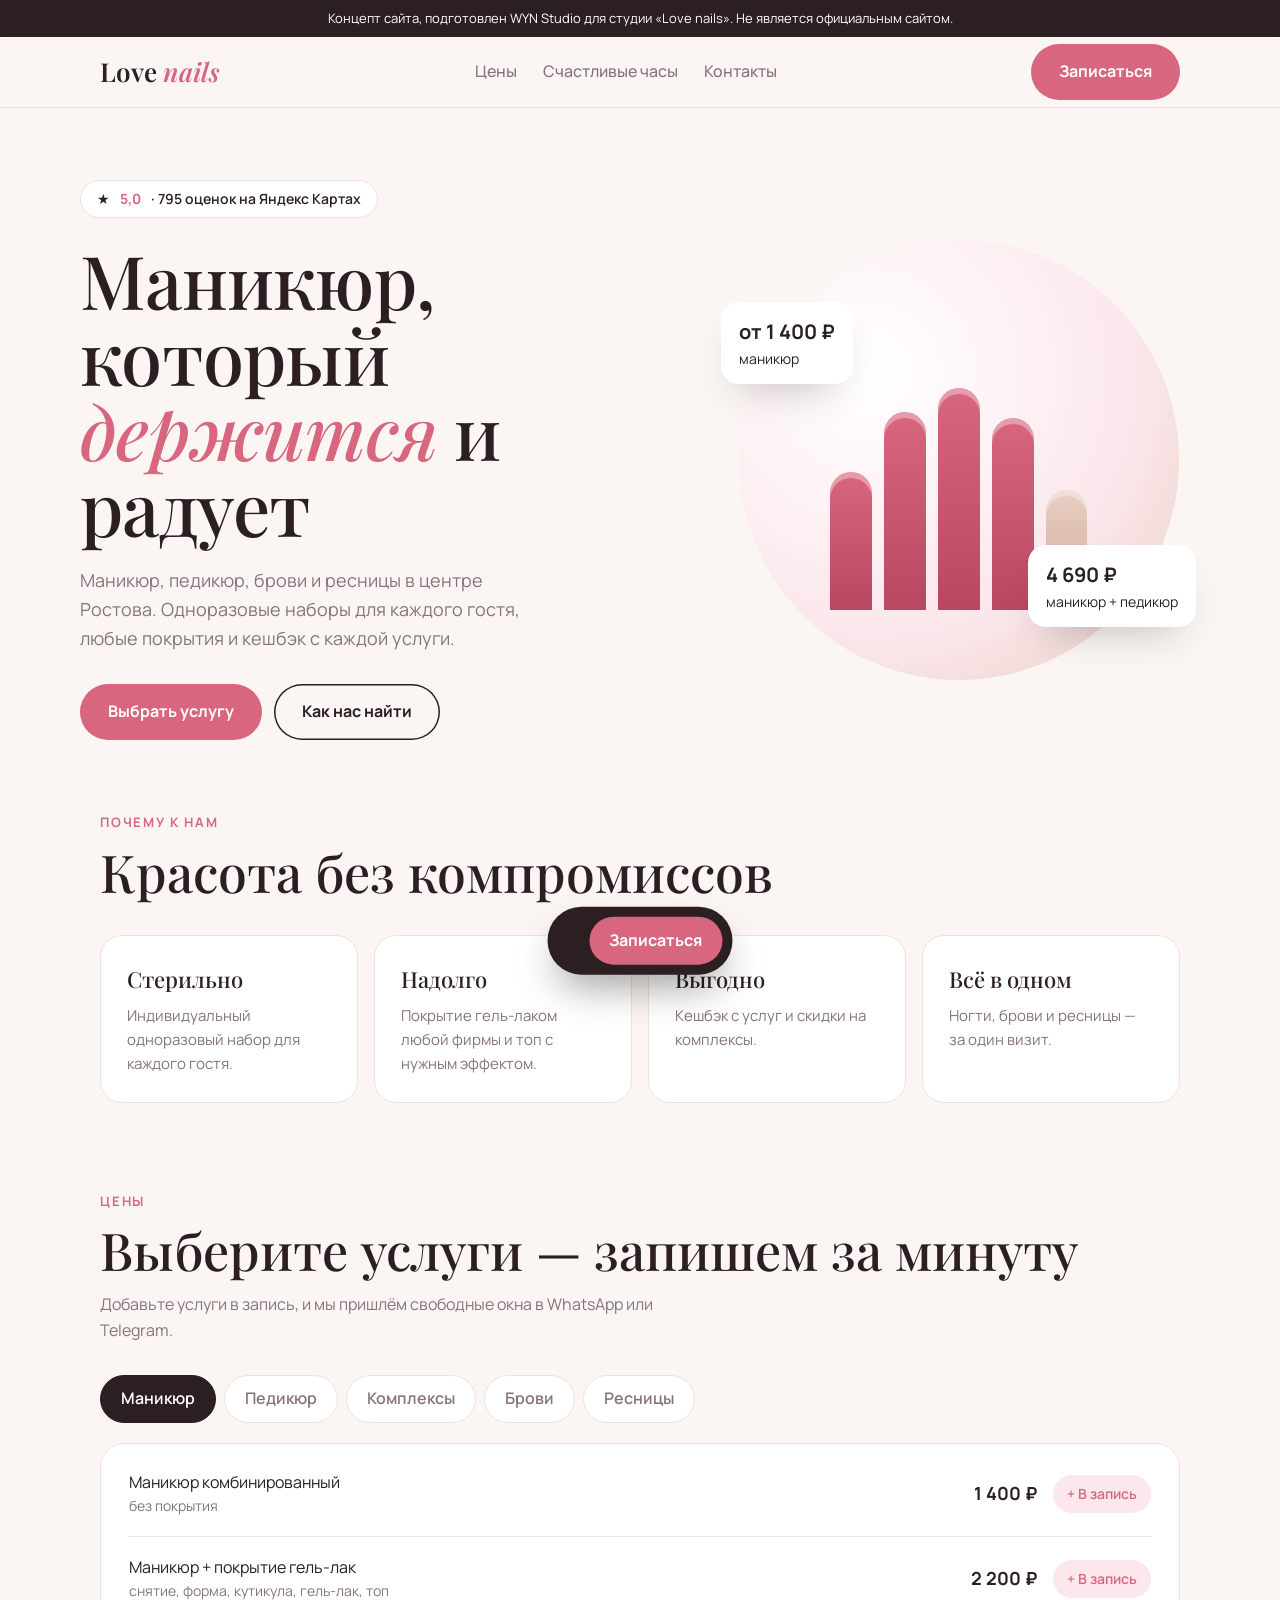
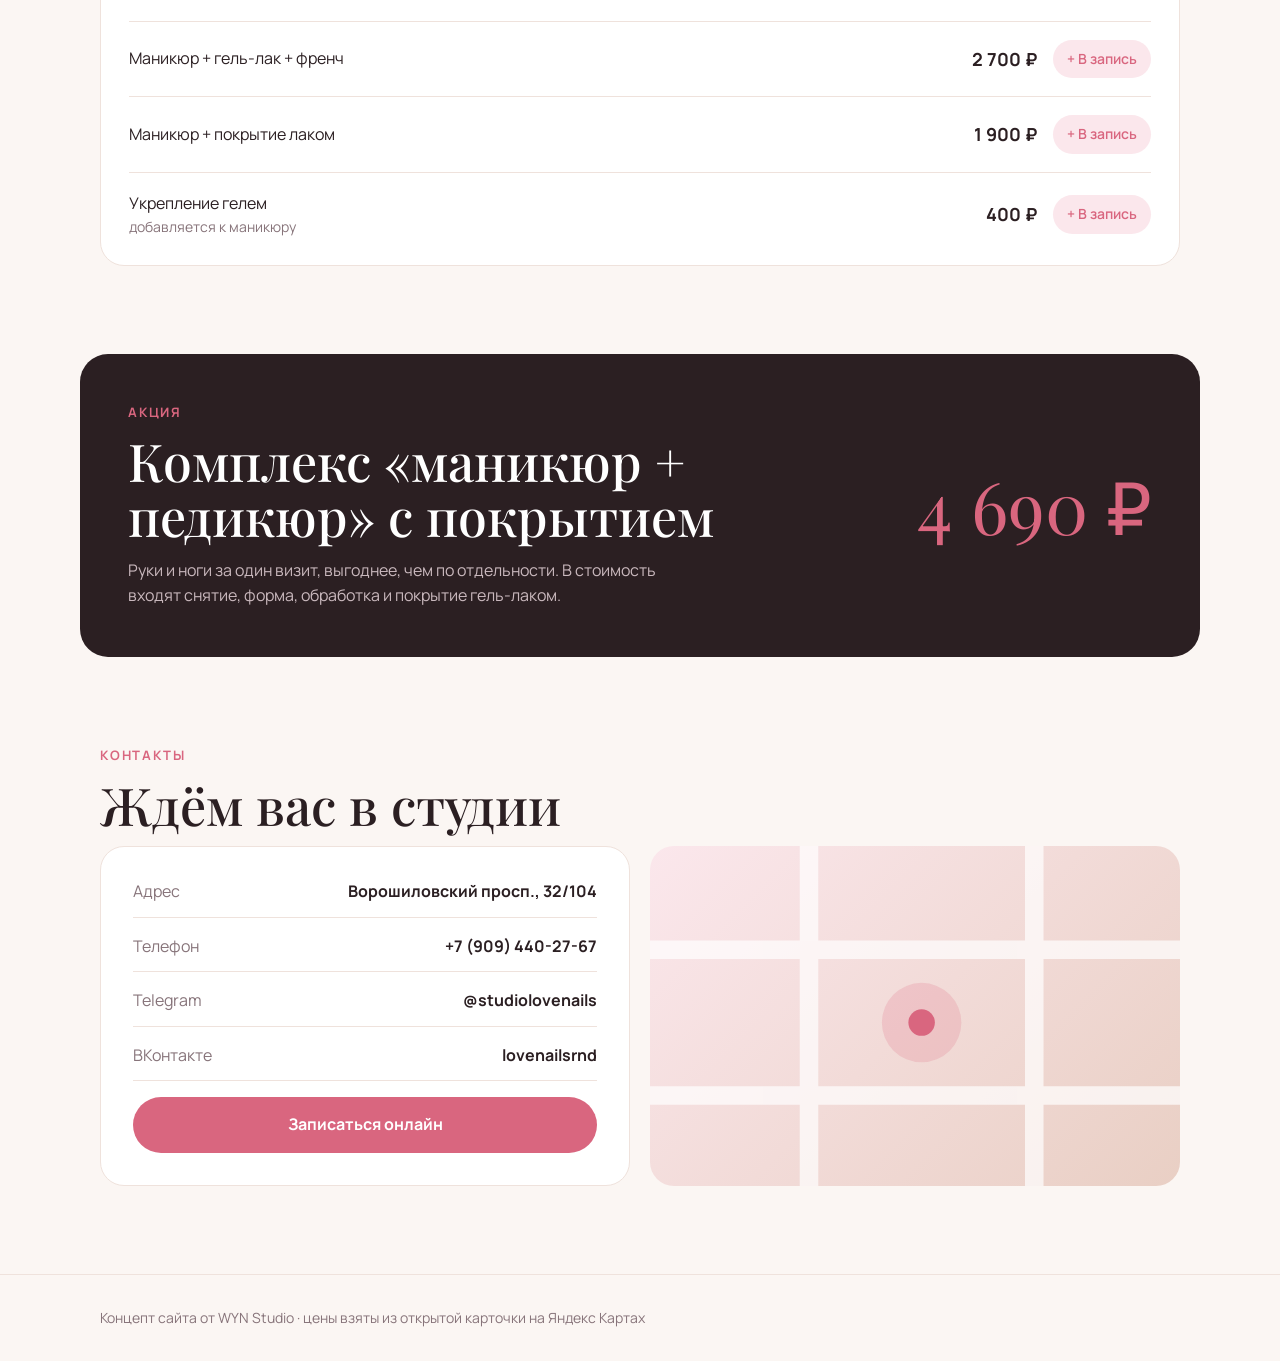
<file: p/love-nails/index.html>
<!doctype html>
<html lang="ru">
<head>
<meta charset="utf-8">
<meta name="viewport" content="width=device-width,initial-scale=1">
<meta name="robots" content="noindex,nofollow">
<title>Love nails — маникюр, педикюр, брови и ресницы в Ростове</title>
<link rel="preconnect" href="https://fonts.googleapis.com">
<link rel="preconnect" href="https://fonts.gstatic.com" crossorigin>
<link href="https://fonts.googleapis.com/css2?family=Playfair+Display:ital,wght@0,500;0,600;1,500&family=Manrope:wght@400;500;600;700&display=swap" rel="stylesheet">
<style>
:root{--bg:#fbf6f3;--card:#fff;--ink:#2b1f22;--muted:#87747a;--line:#efe2dc;--rose:#d9667f;--rose-l:#fbe7ec;--nude:#e9cfc4}
*{box-sizing:border-box;margin:0;padding:0}
html{scroll-behavior:smooth}
body{font-family:Manrope,system-ui,sans-serif;background:var(--bg);color:var(--ink);line-height:1.6}
a{color:inherit;text-decoration:none}
.wrap{max-width:1120px;margin:0 auto;padding:0 20px}
.serif{font-family:"Playfair Display",Georgia,serif}
.concept{background:var(--ink);color:#fff;font-size:13px;text-align:center;padding:8px 16px}
header{position:sticky;top:0;z-index:20;background:rgba(251,246,243,.9);backdrop-filter:blur(10px);border-bottom:1px solid var(--line)}
.nav{height:70px;display:flex;align-items:center;justify-content:space-between;gap:16px}
.logo{font-family:"Playfair Display",serif;font-size:26px;font-weight:600}
.logo i{color:var(--rose)}
.nav nav{display:flex;gap:26px;color:var(--muted);font-weight:500}
.btn{display:inline-flex;align-items:center;justify-content:center;background:var(--rose);color:#fff;font:inherit;font-weight:700;padding:15px 28px;border-radius:999px;border:0;cursor:pointer;transition:.2s}
.btn:hover{background:#c4526b}
.btn.line{background:transparent;color:var(--ink);box-shadow:inset 0 0 0 1.5px var(--ink)}
.hero{display:grid;grid-template-columns:1.1fr .9fr;gap:48px;align-items:center;padding:72px 0}
.rate{display:inline-flex;gap:10px;align-items:center;font-size:14px;font-weight:600;background:var(--card);border:1px solid var(--line);border-radius:999px;padding:7px 16px;margin-bottom:24px}
.rate b{color:var(--rose)}
h1{font-family:"Playfair Display",serif;font-weight:500;font-size:clamp(40px,6vw,74px);line-height:1.02;letter-spacing:-.01em}
h1 em{color:var(--rose)}
.lead{font-size:18px;color:var(--muted);max-width:480px;margin:22px 0 32px}
.row{display:flex;gap:12px;flex-wrap:wrap}
.art{position:relative;aspect-ratio:1;max-width:440px;justify-self:center;width:100%}
.art .c1{position:absolute;inset:0;border-radius:50%;background:radial-gradient(circle at 30% 30%,#fff,var(--rose-l) 60%,var(--nude))}
.nails{position:absolute;inset:16%;display:flex;gap:4%;align-items:flex-end;justify-content:center}
.nails i{width:14%;border-radius:999px 999px 30% 30%;background:linear-gradient(180deg,var(--rose),#b94761);box-shadow:inset 0 6px 0 rgba(255,255,255,.35)}
.nails i:nth-child(1){height:46%}.nails i:nth-child(2){height:66%}.nails i:nth-child(3){height:74%}.nails i:nth-child(4){height:64%}.nails i:nth-child(5){height:40%;background:linear-gradient(180deg,var(--nude),#cfa996)}
.badge{position:absolute;background:var(--card);border-radius:18px;padding:14px 18px;box-shadow:0 20px 40px -20px rgba(43,31,34,.3);font-size:14px}
.badge b{display:block;font-size:20px}
.b1{left:-4%;top:14%}.b2{right:-4%;bottom:12%}
section{padding:88px 0}
.k{font-size:13px;font-weight:700;letter-spacing:.14em;text-transform:uppercase;color:var(--rose);margin-bottom:12px}
h2{font-family:"Playfair Display",serif;font-weight:500;font-size:clamp(32px,4.4vw,52px);line-height:1.05;margin-bottom:14px}
.sub{color:var(--muted);max-width:560px}
.why{display:grid;grid-template-columns:repeat(4,1fr);gap:16px;margin-top:36px}
.why div{background:var(--card);border:1px solid var(--line);border-radius:22px;padding:26px}
.why b{font-family:"Playfair Display",serif;font-size:22px;font-weight:500;display:block;margin-bottom:6px}
.why p{color:var(--muted);font-size:15px}
.tabs{display:flex;gap:8px;flex-wrap:wrap;margin:32px 0 20px}
.tabs button{font:inherit;font-weight:600;padding:10px 20px;border-radius:999px;border:1px solid var(--line);background:var(--card);cursor:pointer;color:var(--muted)}
.tabs button.on{background:var(--ink);color:#fff;border-color:var(--ink)}
.plist{background:var(--card);border:1px solid var(--line);border-radius:24px;padding:8px 28px}
.pi{display:grid;grid-template-columns:1fr auto auto;gap:16px;align-items:center;padding:18px 0;border-bottom:1px solid var(--line)}
.pi:last-child{border-bottom:0}
.pi small{display:block;color:var(--muted);font-size:14px}
.pi .p{font-weight:700;font-size:18px;white-space:nowrap}
.pi button{font:inherit;font-size:14px;font-weight:600;color:var(--rose);background:var(--rose-l);border:0;border-radius:999px;padding:8px 14px;cursor:pointer}
.pi button.added{background:var(--rose);color:#fff}
.cart{position:fixed;left:50%;bottom:20px;transform:translate(-50%,140%);background:var(--ink);color:#fff;border-radius:999px;padding:10px 10px 10px 24px;display:flex;gap:18px;align-items:center;transition:.3s;z-index:30;box-shadow:0 20px 40px -10px rgba(0,0,0,.4);max-width:calc(100% - 32px)}
.cart.show{transform:translate(-50%,0)}
.cart .btn{padding:11px 20px}
.happy{background:var(--ink);color:#fff;border-radius:28px;padding:48px;display:grid;grid-template-columns:1.3fr .7fr;gap:32px;align-items:center}
.happy h2{color:#fff}
.happy .sub{color:#c9b8bd}
.happy .big{font-family:"Playfair Display",serif;font-size:72px;color:var(--rose);line-height:1;text-align:right}
.contacts{display:grid;grid-template-columns:1fr 1fr;gap:20px}
.cc{background:var(--card);border:1px solid var(--line);border-radius:24px;padding:32px;display:grid;gap:16px}
.cc div{display:flex;justify-content:space-between;gap:16px;border-bottom:1px solid var(--line);padding-bottom:12px}
.cc span{color:var(--muted)}
.map{border-radius:24px;background:linear-gradient(135deg,var(--rose-l),var(--nude));min-height:280px;position:relative;overflow:hidden}
.map svg{position:absolute;inset:0;width:100%;height:100%}
footer{padding:32px 0;color:var(--muted);font-size:14px;border-top:1px solid var(--line)}
@media (max-width:900px){
  .nav nav{display:none}
  .hero,.happy,.contacts{grid-template-columns:1fr}
  .why{grid-template-columns:1fr 1fr}
  .happy .big{text-align:left}
  .art{max-width:320px}
}
@media (max-width:560px){
  section{padding:64px 0}.hero{padding:40px 0}
  .why{grid-template-columns:1fr}
  .pi{grid-template-columns:1fr auto}
  .pi button{grid-column:1/-1;justify-self:start}
  .plist{padding:4px 18px}
  .happy{padding:28px 22px}
  .b1{left:0}.b2{right:0}
}
</style>
</head>
<body>
<div class="concept">Концепт сайта, подготовлен WYN Studio для студии «Love nails». Не является официальным сайтом.</div>
<header>
  <div class="wrap nav">
    <a href="#" class="logo">Love <i>nails</i></a>
    <nav><a href="#price">Цены</a><a href="#happy">Счастливые часы</a><a href="#contacts">Контакты</a></nav>
    <a href="#price" class="btn">Записаться</a>
  </div>
</header>

<main>
<div class="wrap hero">
  <div>
    <div class="rate">★ <b>5,0</b> · 795 оценок на Яндекс Картах</div>
    <h1>Маникюр, который <em>держится</em> и радует</h1>
    <p class="lead">Маникюр, педикюр, брови и ресницы в центре Ростова. Одноразовые наборы для каждого гостя, любые покрытия и кешбэк с каждой услуги.</p>
    <div class="row"><a href="#price" class="btn">Выбрать услугу</a><a href="#contacts" class="btn line">Как нас найти</a></div>
  </div>
  <div class="art">
    <div class="c1"></div>
    <div class="nails"><i></i><i></i><i></i><i></i><i></i></div>
    <div class="badge b1"><b>от 1 400 ₽</b>маникюр</div>
    <div class="badge b2"><b>4 690 ₽</b>маникюр + педикюр</div>
  </div>
</div>

<section style="padding-top:0">
  <div class="wrap">
    <div class="k">Почему к нам</div>
    <h2>Красота без компромиссов</h2>
    <div class="why">
      <div><b>Стерильно</b><p>Индивидуальный одноразовый набор для каждого гостя.</p></div>
      <div><b>Надолго</b><p>Покрытие гель-лаком любой фирмы и топ с нужным эффектом.</p></div>
      <div><b>Выгодно</b><p>Кешбэк с услуг и скидки на комплексы.</p></div>
      <div><b>Всё в одном</b><p>Ногти, брови и ресницы — за один визит.</p></div>
    </div>
  </div>
</section>

<section id="price" style="padding-top:0">
  <div class="wrap">
    <div class="k">Цены</div>
    <h2>Выберите услуги — запишем за минуту</h2>
    <p class="sub">Добавьте услуги в запись, и мы пришлём свободные окна в WhatsApp или Telegram.</p>
    <div class="tabs" id="tabs"></div>
    <div class="plist" id="plist"></div>
  </div>
</section>

<section id="happy" style="padding-top:0">
  <div class="wrap happy">
    <div>
      <div class="k">Акция</div>
      <h2>Комплекс «маникюр + педикюр» с покрытием</h2>
      <p class="sub">Руки и ноги за один визит, выгоднее, чем по отдельности. В стоимость входят снятие, форма, обработка и покрытие гель-лаком.</p>
    </div>
    <div class="big">4 690 ₽</div>
  </div>
</section>

<section id="contacts" style="padding-top:0">
  <div class="wrap">
    <div class="k">Контакты</div>
    <h2>Ждём вас в студии</h2>
    <div class="contacts">
      <div class="cc">
        <div><span>Адрес</span><b>Ворошиловский просп., 32/104</b></div>
        <div><span>Телефон</span><b>+7 (909) 440-27-67</b></div>
        <div><span>Telegram</span><b>@studiolovenails</b></div>
        <div><span>ВКонтакте</span><b>lovenailsrnd</b></div>
        <a href="#price" class="btn">Записаться онлайн</a>
      </div>
      <div class="map"><svg viewBox="0 0 400 280" preserveAspectRatio="xMidYMid slice"><g stroke="#fff" stroke-width="14" opacity=".7"><path d="M-10 90H420M-10 200H420M120 -10V300M290 -10V300"/></g><circle cx="205" cy="145" r="30" fill="#d9667f" opacity=".2"/><circle cx="205" cy="145" r="10" fill="#d9667f"/></svg></div>
    </div>
  </div>
</section>
</main>
<footer><div class="wrap">Концепт сайта от WYN Studio · цены взяты из открытой карточки на Яндекс Картах</div></footer>
<div class="cart" id="cart"><span id="cartTxt"></span><a class="btn" href="#contacts">Записаться</a></div>

<script>
const P = {
  'Маникюр':[['Маникюр комбинированный','без покрытия',1400],['Маникюр + покрытие гель-лак','снятие, форма, кутикула, гель-лак, топ',2200],['Маникюр + гель-лак + френч','',2700],['Маникюр + покрытие лаком','',1900],['Укрепление гелем','добавляется к маникюру',400]],
  'Педикюр':[['Педикюр + покрытие гель-лак','обработка стопы, гель-лак, массаж кремом',2690],['Японский педикюр','питание и глянцевание ногтей',2700],['Пленочный педикюр','',2900],['Педикюр без покрытия','',2000],['Массаж ног','10 минут после услуги',400]],
  'Комплексы':[['Маникюр + педикюр с гель-лаком','акционная цена',4690]],
  'Брови':[['Коррекция + окрашивание','хна или краска',1500],['«Счастье для бровей» + коррекция','',1200],['Осветление бровей','',600]],
  'Ресницы':[['Наращивание 2D','снятие включено',1990],['Объёмное наращивание 2,5D','',2490],['Наращивание 3D','',2990]]
};
const sel=new Map();
const fmt=n=>n.toLocaleString('ru-RU')+' ₽';
const tabs=document.getElementById('tabs'), list=document.getElementById('plist');
function show(cat){
  [...tabs.children].forEach(b=>b.classList.toggle('on',b.textContent===cat));
  list.innerHTML='';
  P[cat].forEach(([n,d,p])=>{
    const row=document.createElement('div'); row.className='pi';
    row.innerHTML=`<div>${n}${d?'<small>'+d+'</small>':''}</div><div class="p">${fmt(p)}</div>`;
    const b=document.createElement('button');
    const upd=()=>{b.textContent=sel.has(n)?'✓ В записи':'+ В запись';b.classList.toggle('added',sel.has(n));};
    b.onclick=()=>{sel.has(n)?sel.delete(n):sel.set(n,p);upd();cart();};
    upd(); row.appendChild(b); list.appendChild(row);
  });
}
function cart(){
  const c=document.getElementById('cart');
  const sum=[...sel.values()].reduce((a,b)=>a+b,0);
  document.getElementById('cartTxt').textContent=`${sel.size} усл. · ${fmt(sum)}`;
  c.classList.toggle('show',sel.size>0);
}
Object.keys(P).forEach(c=>{const b=document.createElement('button');b.textContent=c;b.onclick=()=>show(c);tabs.appendChild(b);});
show('Маникюр');
</script>
</body>
</html>
</file>
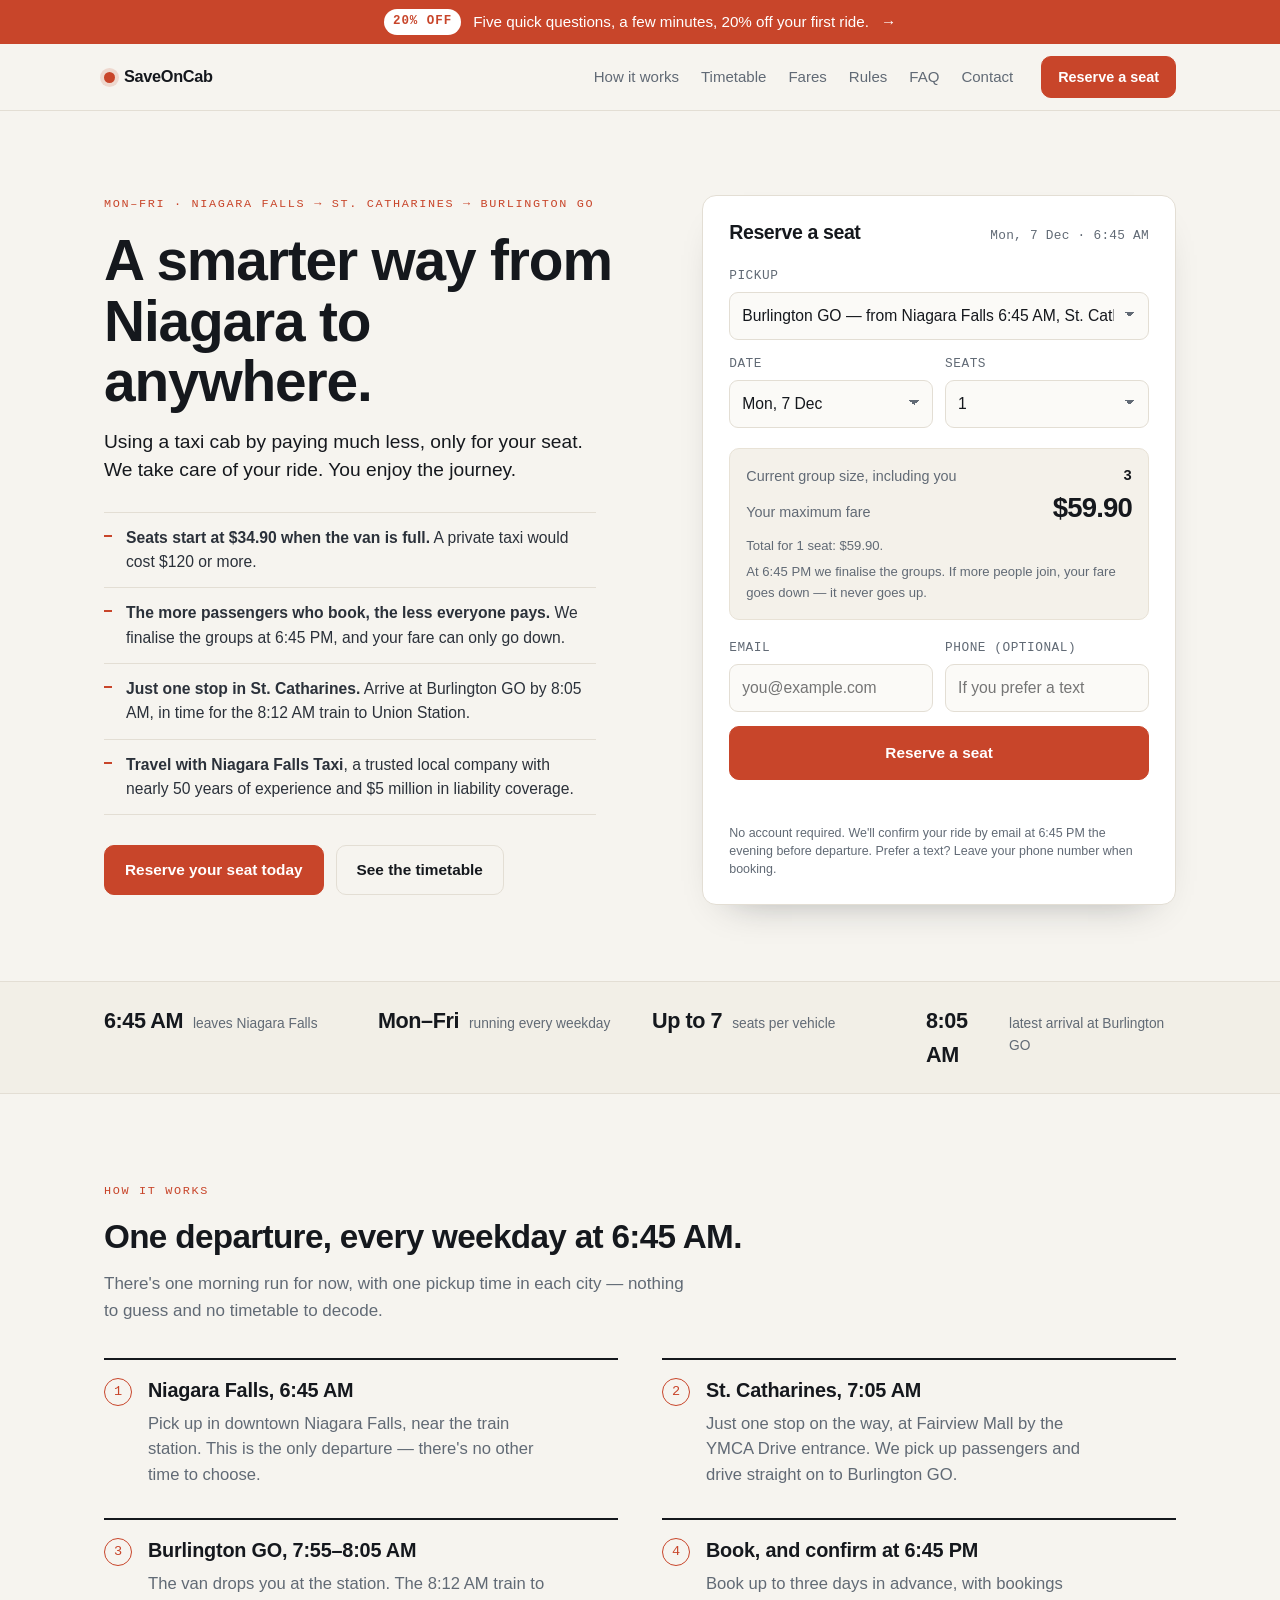
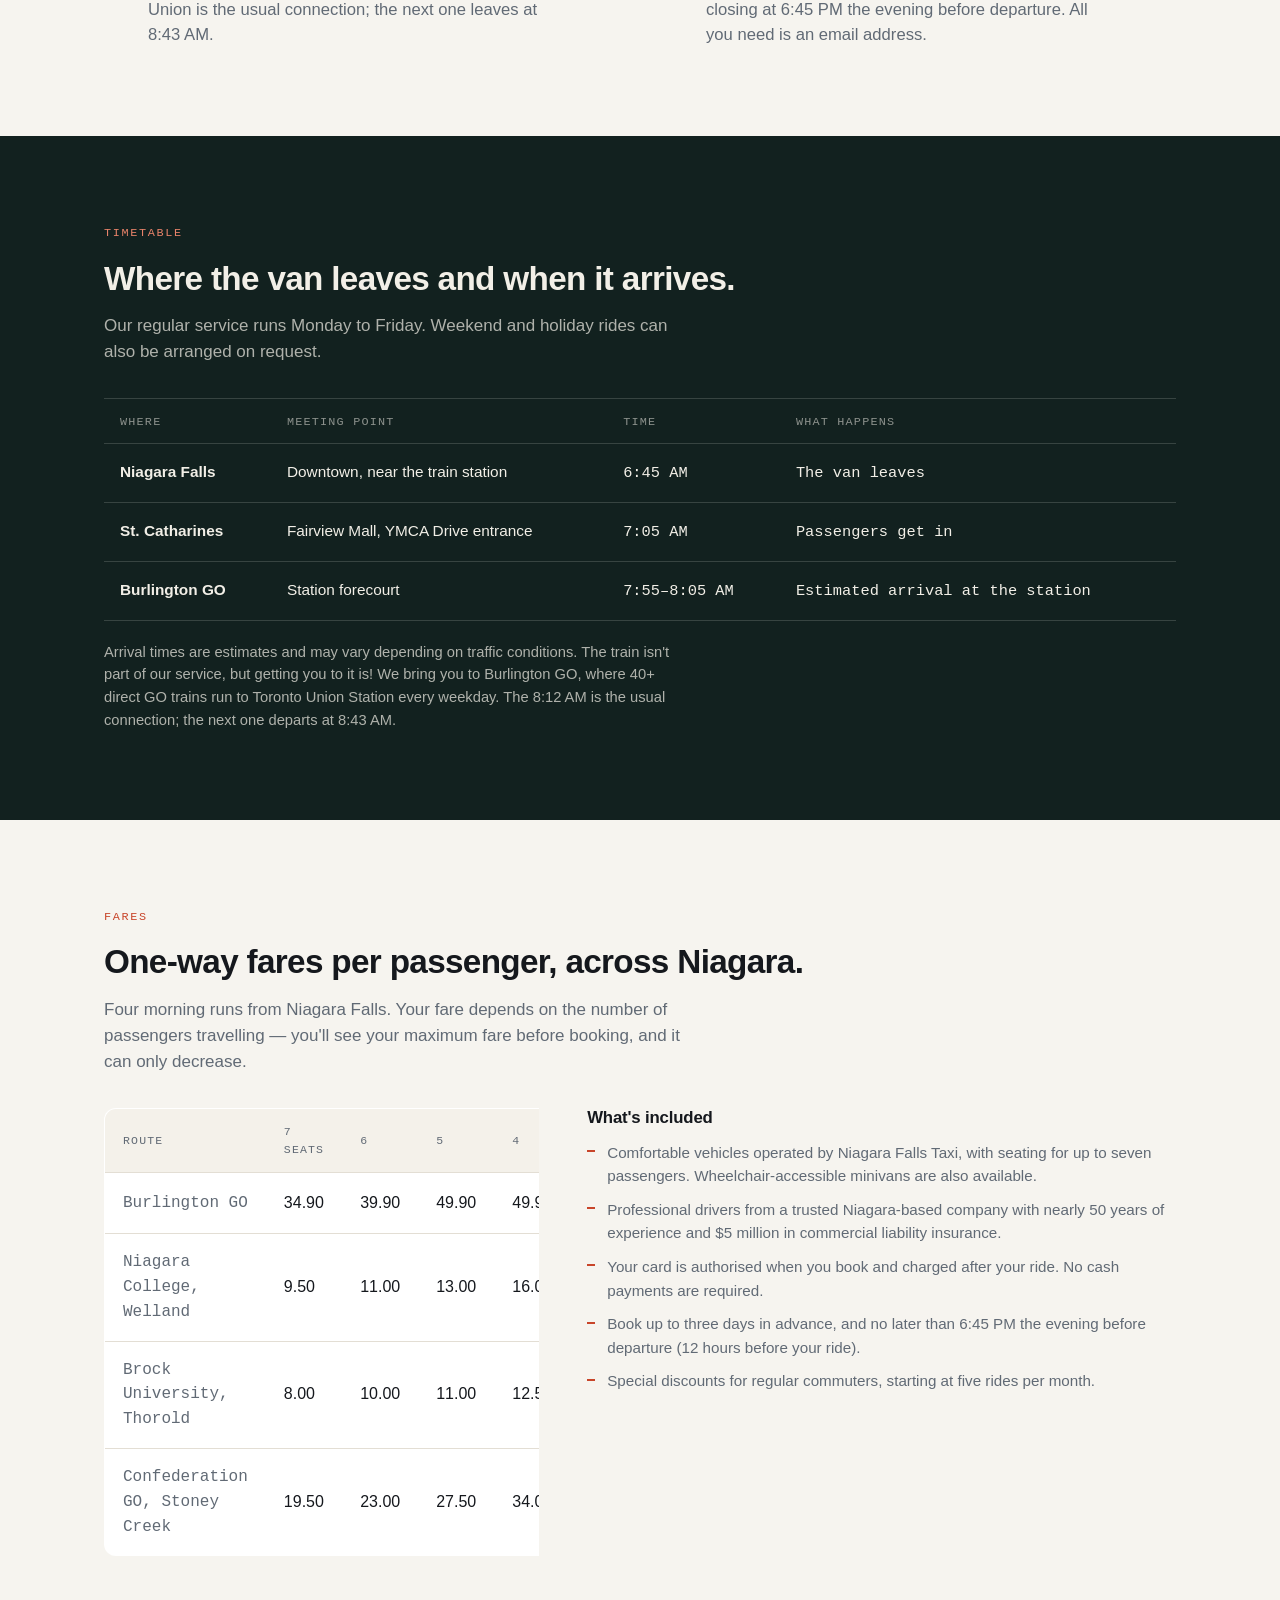
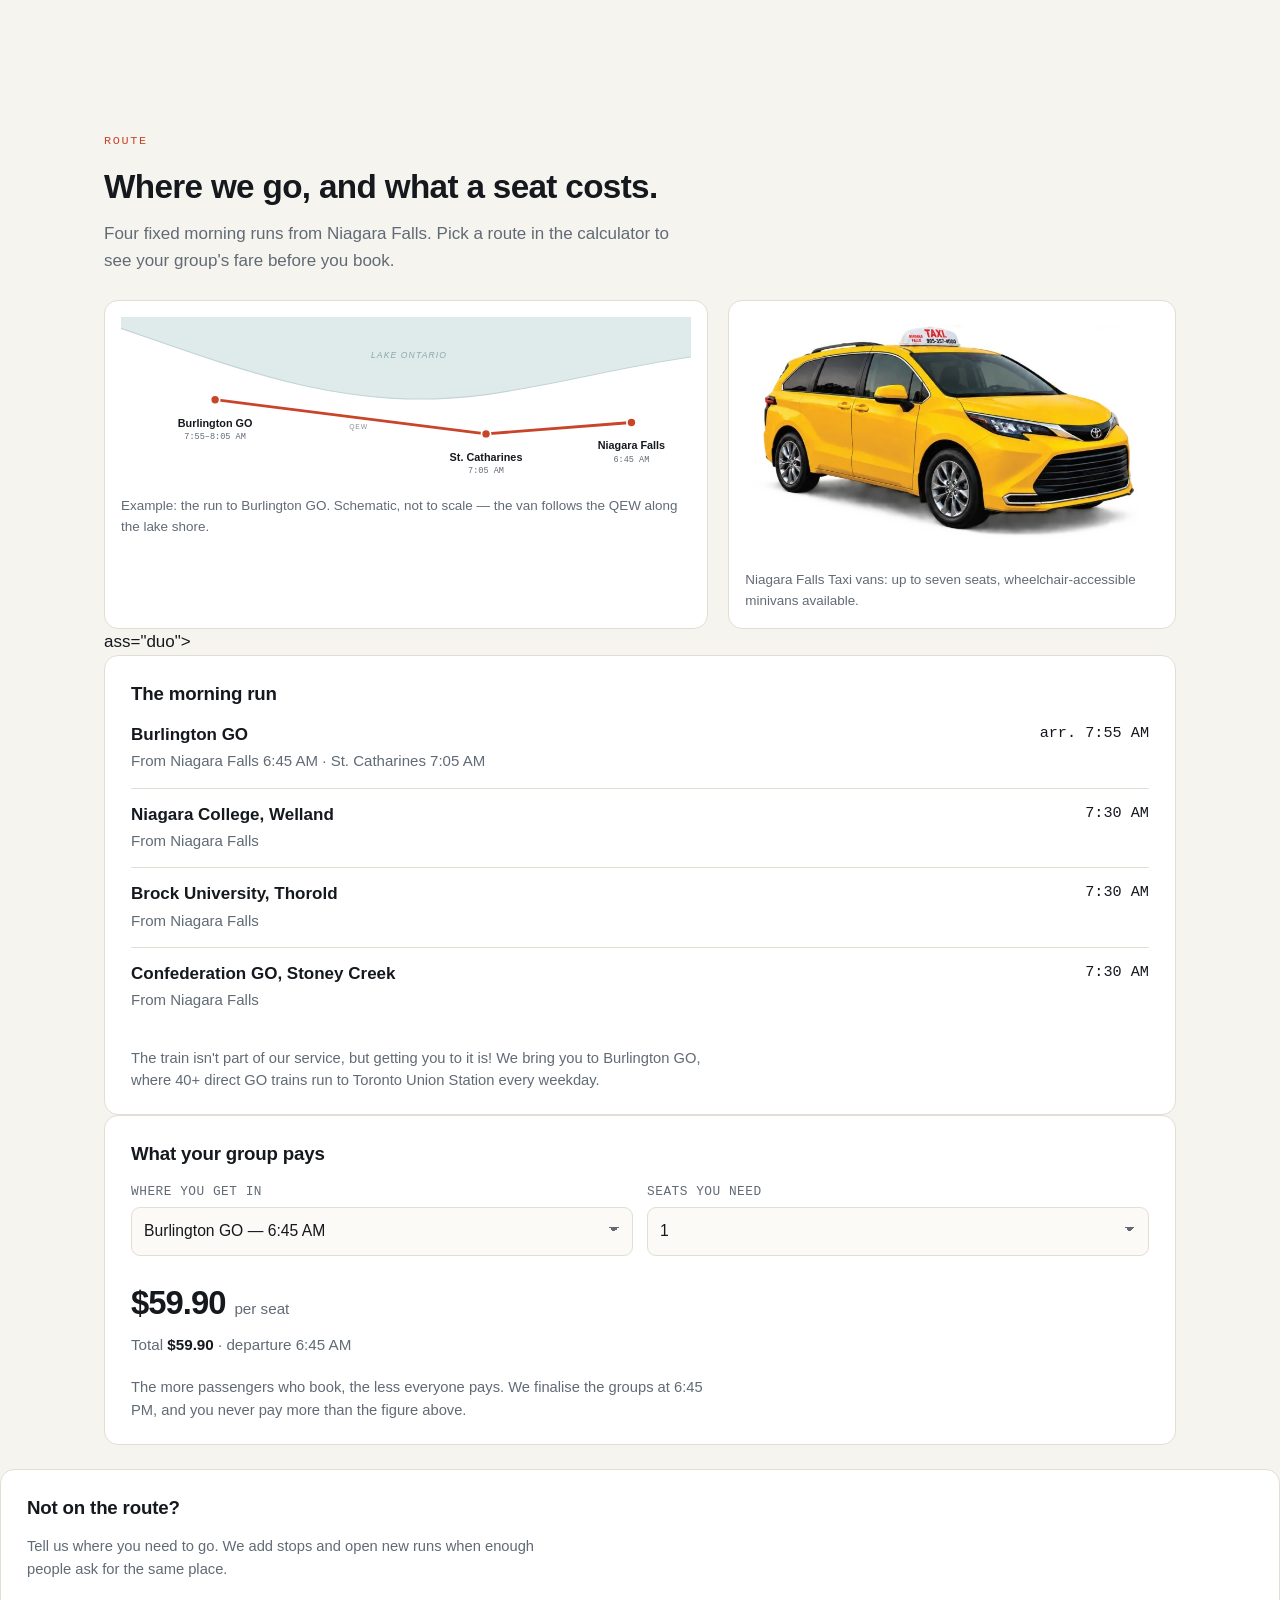
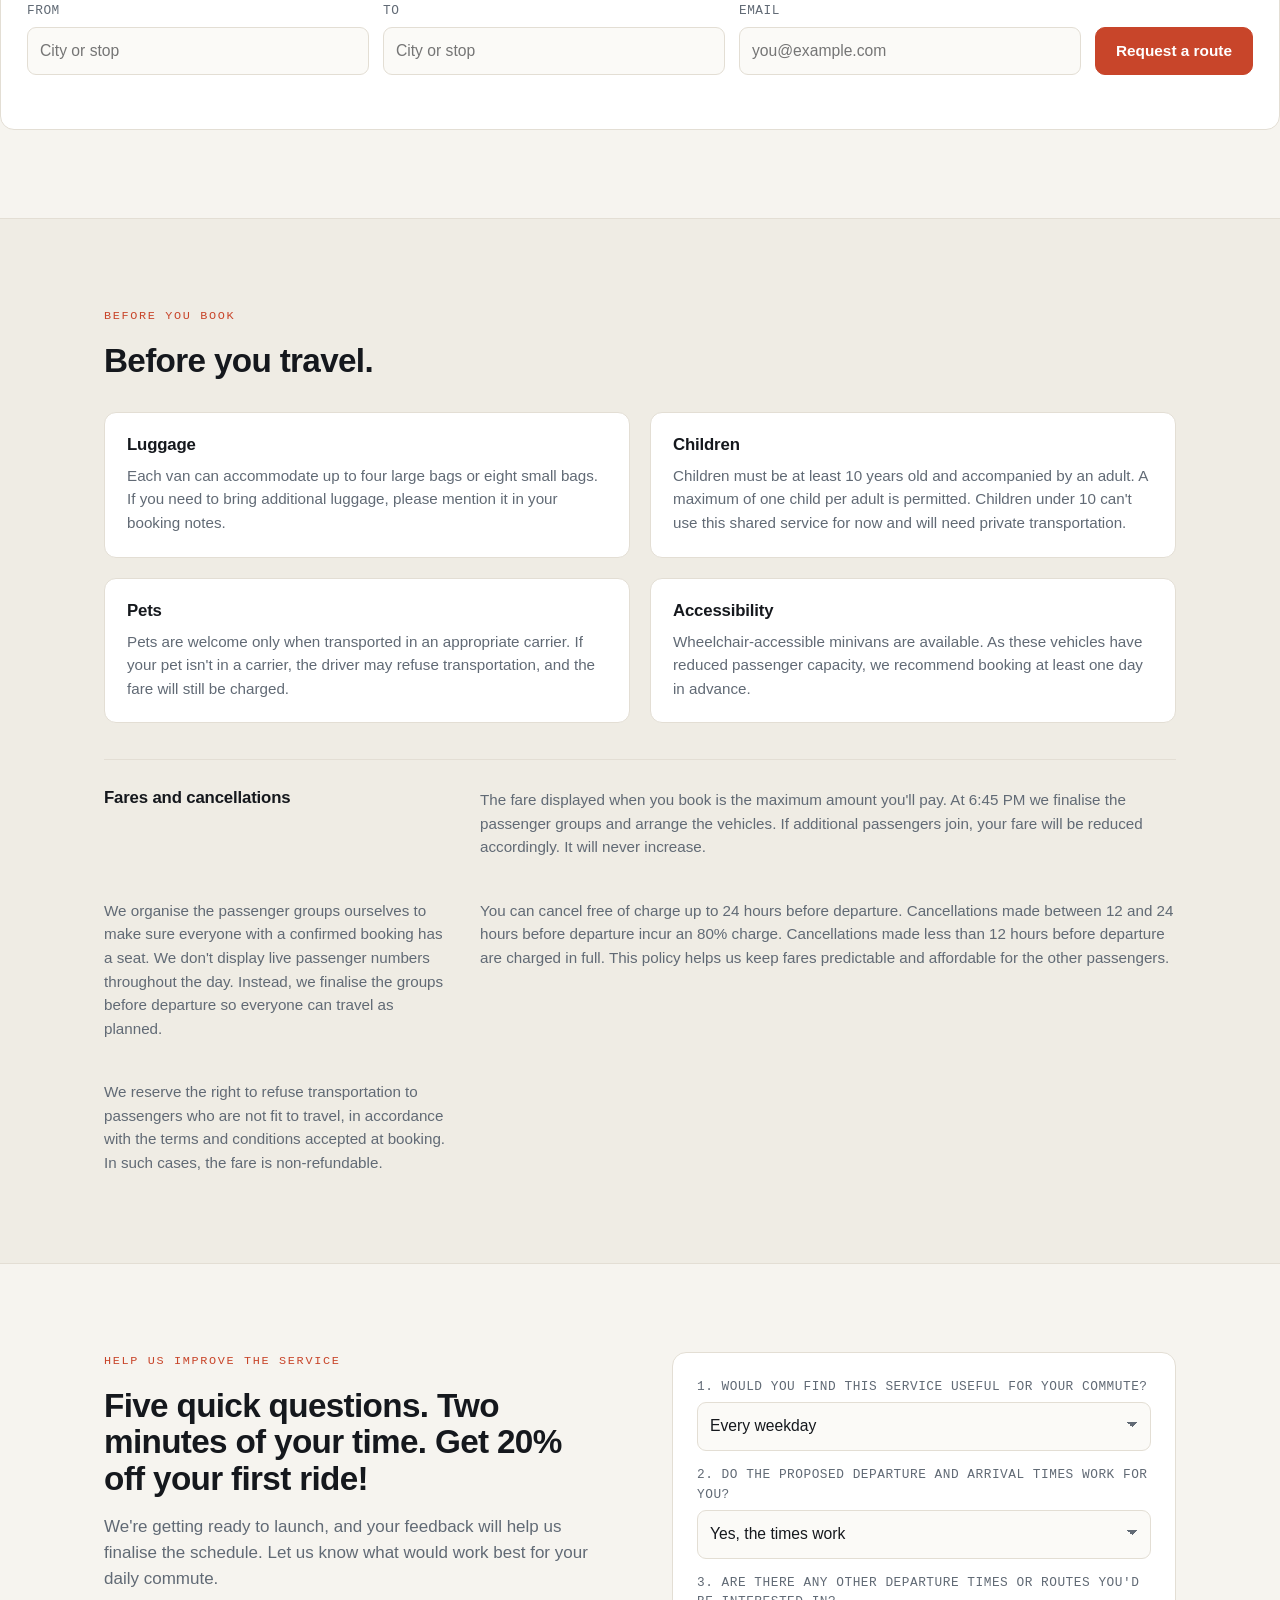
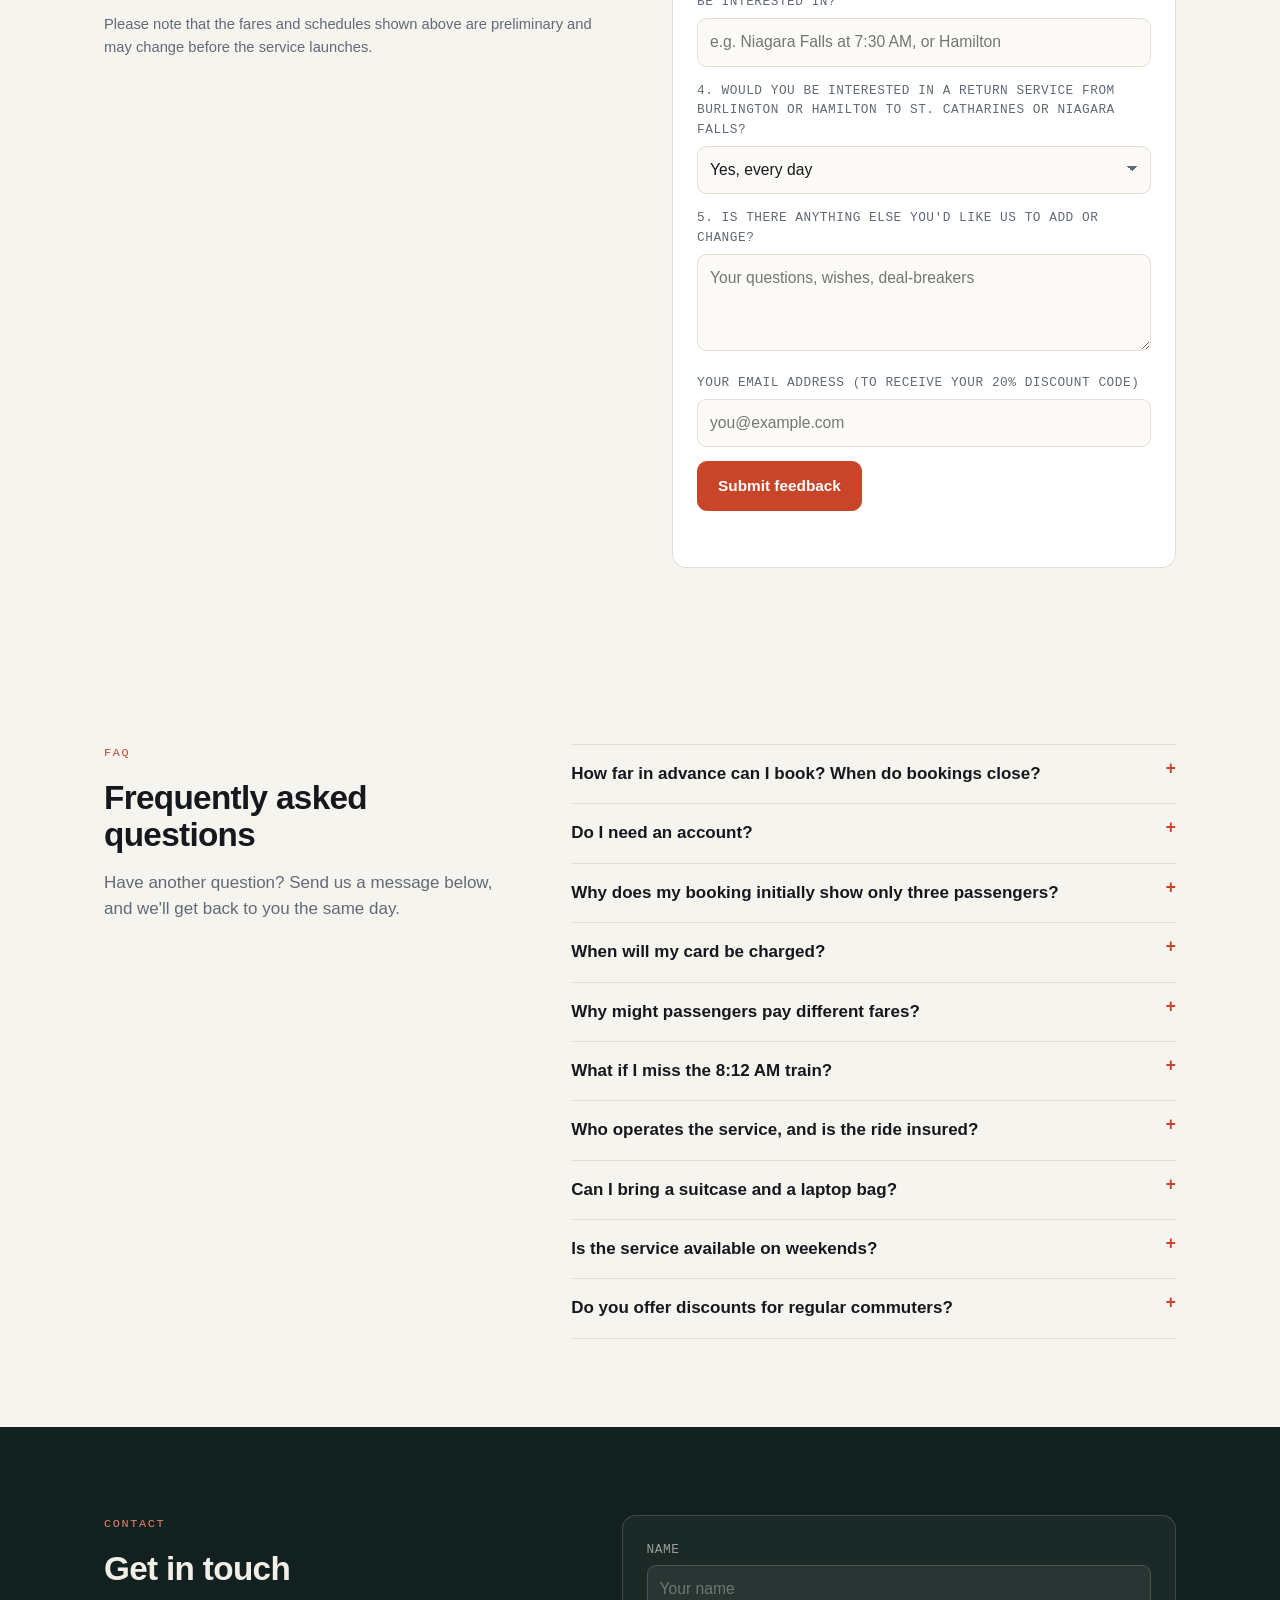
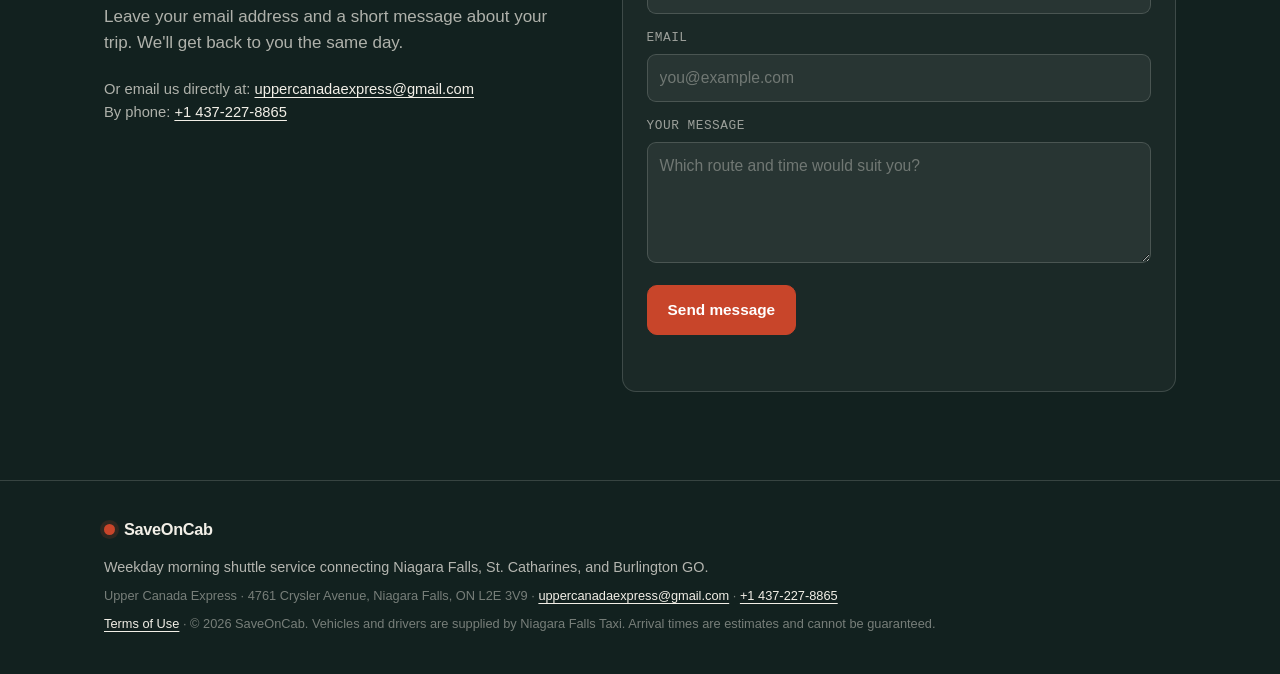
<file: p/niagara/index.html>
<!doctype html>
<html lang="en">
<head>
<meta charset="utf-8">
<meta name="viewport" content="width=device-width, initial-scale=1">
<title>SaveOnCab — Niagara Falls to Burlington GO, every weekday morning</title>
<meta name="description" content="A shared minivan shuttle from Niagara Falls and St. Catharines to Burlington GO, every weekday morning. Seats from $34.90, booked online.">
<link rel="stylesheet" href="styles.css?v=10">
</head>
<body>
<a class="skip" href="#book">Skip to booking</a>

<div class="promo">
  <a class="wrap promo__in" href="#feedback">
    <span class="promo__tag">20% off</span>
    <span class="promo__text">Five quick questions, a few minutes, 20% off your first ride.</span>
    <span class="promo__go" aria-hidden="true">→</span>
  </a>
</div>

<header class="top">
  <div class="wrap top__in">
    <a class="brand" href="#top">
      <span class="brand__mark" aria-hidden="true"></span>
      <span>SaveOnCab</span>
    </a>
    <nav class="nav" aria-label="Sections">
      <a href="#how">How it works</a>
      <a href="#timetable">Timetable</a>
      <a href="#fares">Fares</a>
      <a href="#rules">Rules</a>
      <a href="#faq">FAQ</a>
      <a href="#contact">Contact</a>
    </nav>
    <a class="btn btn--sm" href="#book">Reserve a seat</a>
  </div>
</header>

<main id="top">

  <section class="hero">
    <div class="wrap hero__grid">
      <div class="hero__copy">
        <p class="eyebrow">Mon–Fri · Niagara Falls → St. Catharines → Burlington GO</p>
        <h1>A smarter way from Niagara to anywhere.</h1>
        <p class="hero__sub">Using a taxi cab by paying much less, only for your seat. We take care of your ride. You enjoy the journey.</p>
        <ul class="benefits">
          <li><b>Seats start at $34.90 when the van is full.</b> A private taxi would cost $120 or more.</li>
          <li><b>The more passengers who book, the less everyone pays.</b> We finalise the groups at 6:45 PM, and your fare can only go down.</li>
          <li><b>Just one stop in St. Catharines.</b> Arrive at Burlington GO by 8:05 AM, in time for the 8:12 AM train to Union Station.</li>
          <li><b>Travel with Niagara Falls Taxi</b>, a trusted local company with nearly 50 years of experience and $5 million in liability coverage.</li>
        </ul>
        <div class="hero__cta">
          <a class="btn" href="#book">Reserve your seat today</a>
          <a class="btn btn--ghost" href="#timetable">See the timetable</a>
        </div>
      </div>

      <form class="card" id="book" novalidate>
        <div class="card__head">
          <h2>Reserve a seat</h2>
          <p class="muted" id="departureLabel">6:45 AM</p>
        </div>

        <label class="field">
          <span>Pickup</span>
          <select id="route" name="route">
            <option value="burlington">Burlington GO — from Niagara Falls 6:45 AM, St. Catharines 7:05 AM</option>
            <option value="welland">Niagara College, Welland — from Niagara Falls 7:30 AM</option>
            <option value="brock">Brock University, Thorold — from Niagara Falls 7:30 AM</option>
            <option value="stoney">Confederation GO, Stoney Creek — from Niagara Falls 7:30 AM</option>
          </select>
        </label>

        <div class="field-row">
          <label class="field">
            <span>Date</span>
            <select id="date" name="date"></select>
          </label>
          <label class="field">
            <span>Seats</span>
            <select id="seats" name="seats">
              <option value="1">1</option>
              <option value="2">2</option>
              <option value="3">3</option>
            </select>
          </label>
        </div>

        <div class="fare">
          <div class="fare__row">
            <span>Current group size, including you</span>
            <b id="booked">3</b>
          </div>
          <div class="fare__price">
            <span>Your maximum fare</span>
            <b id="fare">$59.90</b>
          </div>
          <p class="hint" id="totalHint">Total for 1 seat: $59.90.</p>
          <p class="hint" id="fareHint">Your booking shows an initial group of three. At 6:45 PM we finalise the passenger groups — if more people join, your fare goes down. It never goes up.</p>
        </div>

        <div class="field-row">
          <label class="field">
            <span>Email</span>
            <input type="email" name="email" placeholder="you@example.com" required>
          </label>
          <label class="field">
            <span>Phone (optional)</span>
            <input type="tel" name="phone" placeholder="If you prefer a text">
          </label>
        </div>

        <button class="btn btn--full" type="submit">Reserve a seat</button>
        <p class="status" data-status></p>
        <p class="fine">No account required. We'll confirm your ride by email at 6:45 PM the evening before departure. Prefer a text? Leave your phone number when booking.</p>
      </form>
    </div>
  </section>

  <section class="strip">
    <div class="wrap strip__in">
      <div><b>6:45 AM</b><span>leaves Niagara Falls</span></div>
      <div><b>Mon–Fri</b><span>running every weekday</span></div>
      <div><b>Up to 7</b><span>seats per vehicle</span></div>
      <div><b>8:05 AM</b><span>latest arrival at Burlington GO</span></div>
    </div>
  </section>

  <section class="section" id="how">
    <div class="wrap">
      <p class="eyebrow">How it works</p>
      <h2>One departure, every weekday at 6:45 AM.</h2>
      <p class="lead">There's one morning run for now, with one pickup time in each city — nothing to guess and no timetable to decode.</p>
      <ol class="flow">
        <li class="flow__step">
          <span class="flow__n">1</span>
          <h3>Niagara Falls, 6:45 AM</h3>
          <p>Pick up in downtown Niagara Falls, near the train station. This is the only departure — there's no other time to choose.</p>
        </li>
        <li class="flow__step">
          <span class="flow__n">2</span>
          <h3>St. Catharines, 7:05 AM</h3>
          <p>Just one stop on the way, at Fairview Mall by the YMCA Drive entrance. We pick up passengers and drive straight on to Burlington GO.</p>
        </li>
        <li class="flow__step">
          <span class="flow__n">3</span>
          <h3>Burlington GO, 7:55–8:05 AM</h3>
          <p>The van drops you at the station. The 8:12 AM train to Union is the usual connection; the next one leaves at 8:43 AM.</p>
        </li>
        <li class="flow__step">
          <span class="flow__n">4</span>
          <h3>Book, and confirm at 6:45 PM</h3>
          <p>Book up to three days in advance, with bookings closing at 6:45 PM the evening before departure. All you need is an email address.</p>
        </li>
      </ol>
    </div>
  </section>

  <section class="section section--deep" id="timetable">
    <div class="wrap">
      <p class="eyebrow">Timetable</p>
      <h2>Where the van leaves and when it arrives.</h2>
      <p class="lead">Our regular service runs Monday to Friday. Weekend and holiday rides can also be arranged on request.</p>

      <div class="table-wrap">
        <table class="tt">
          <thead>
            <tr>
              <th>Where</th>
              <th>Meeting point</th>
              <th>Time</th>
              <th>What happens</th>
            </tr>
          </thead>
          <tbody>
            <tr>
              <td>Niagara Falls</td>
              <td>Downtown, near the train station</td>
              <td>6:45 AM</td>
              <td>The van leaves</td>
            </tr>
            <tr>
              <td>St. Catharines</td>
              <td>Fairview Mall, YMCA Drive entrance</td>
              <td>7:05 AM</td>
              <td>Passengers get in</td>
            </tr>
            <tr>
              <td>Burlington GO</td>
              <td>Station forecourt</td>
              <td>7:55–8:05 AM</td>
              <td>Estimated arrival at the station</td>
            </tr>
          </tbody>
        </table>
      </div>

      <p class="note">Arrival times are estimates and may vary depending on traffic conditions. The train isn't part of our service, but getting you to it is! We bring you to Burlington GO, where 40+ direct GO trains run to Toronto Union Station every weekday. The 8:12 AM is the usual connection; the next one departs at 8:43 AM.</p>
    </div>
  </section>

  <section class="section" id="fares">
    <div class="wrap">
      <p class="eyebrow">Fares</p>
      <h2>One-way fares per passenger, across Niagara.</h2>
      <p class="lead">Four morning runs from Niagara Falls. Your fare depends on the number of passengers travelling — you'll see your maximum fare before booking, and it can only decrease.</p>

      <div class="fares">
        <div class="price-wrap">
        <table class="price">
          <thead>
            <tr><th>Route</th><th>7 seats</th><th>6</th><th>5</th><th>4</th><th>3</th></tr>
          </thead>
          <tbody>
            <tr><td>Burlington GO</td><td>34.90</td><td>39.90</td><td>49.90</td><td>49.90</td><td>59.90</td></tr>
            <tr><td>Niagara College, Welland</td><td>9.50</td><td>11.00</td><td>13.00</td><td>16.00</td><td>22.00</td></tr>
            <tr><td>Brock University, Thorold</td><td>8.00</td><td>10.00</td><td>11.00</td><td>12.50</td><td>17.00</td></tr>
            <tr><td>Confederation GO, Stoney Creek</td><td>19.50</td><td>23.00</td><td>27.50</td><td>34.00</td><td>45.00</td></tr>
          </tbody>
        </table>
        </div>

        <div class="fares__notes">
          <h3>What's included</h3>
          <ul>
            <li>Comfortable vehicles operated by Niagara Falls Taxi, with seating for up to seven passengers. Wheelchair-accessible minivans are also available.</li>
            <li>Professional drivers from a trusted Niagara-based company with nearly 50 years of experience and $5 million in commercial liability insurance.</li>
            <li>Your card is authorised when you book and charged after your ride. No cash payments are required.</li>
            <li>Book up to three days in advance, and no later than 6:45 PM the evening before departure (12 hours before your ride).</li>
            <li>Special discounts for regular commuters, starting at five rides per month.</li>
          </ul>
        </div>
      </div>
    </div>
  </section>

  <section class="section" id="where">
    <div class="wrap">
      <p class="eyebrow">Route</p>
      <h2>Where we go, and what a seat costs.</h2>
      <p class="lead">Four fixed morning runs from Niagara Falls. Pick a route in the calculator to see your group's fare before you book.</p>

      <div class="visuals">
      <figure class="mapcard">
          <svg viewBox="0 0 1000 300" role="img" aria-label="Route map: Niagara Falls 6:45 AM, St. Catharines 7:05 AM, Burlington GO 7:55 to 8:05 AM">
            <path d="M0,0 H1000 V70 C880,86 760,120 640,136 C520,152 420,142 320,120 C220,98 110,58 0,20 Z" fill="#dfeaeb"/>
            <path d="M1000,70 C880,86 760,120 640,136 C520,152 420,142 320,120 C220,98 110,58 0,20" fill="none" stroke="#c2d5d6" stroke-width="2"/>
            <text x="505" y="72" text-anchor="middle" fill="#8ba8aa" font-size="15" font-style="italic" letter-spacing="2">LAKE ONTARIO</text>

            <polyline points="165,145 640,205 895,185" fill="none" stroke="#c8452a" stroke-width="5" stroke-linejoin="round" stroke-linecap="round"/>
            <text x="400" y="196" fill="#8b8f96" font-size="12" letter-spacing="1.6">QEW</text>

            <g fill="#c8452a" stroke="#ffffff" stroke-width="3">
              <circle cx="165" cy="145" r="8"/>
              <circle cx="640" cy="205" r="8"/>
              <circle cx="895" cy="185" r="8"/>
            </g>

            <text x="165" y="192" text-anchor="middle" fill="#15181d" font-size="19" font-weight="600">Burlington GO</text>
            <text x="165" y="214" text-anchor="middle" fill="#616a75" font-size="15" font-family="ui-monospace,Menlo,monospace">7:55–8:05 AM</text>

            <text x="640" y="252" text-anchor="middle" fill="#15181d" font-size="19" font-weight="600">St. Catharines</text>
            <text x="640" y="274" text-anchor="middle" fill="#616a75" font-size="15" font-family="ui-monospace,Menlo,monospace">7:05 AM</text>

            <text x="895" y="232" text-anchor="middle" fill="#15181d" font-size="19" font-weight="600">Niagara Falls</text>
            <text x="895" y="254" text-anchor="middle" fill="#616a75" font-size="15" font-family="ui-monospace,Menlo,monospace">6:45 AM</text>
          </svg>
          <figcaption>Example: the run to Burlington GO. Schematic, not to scale — the van follows the QEW along the lake shore.</figcaption>
        </figure>

        <figure class="van">
          <img src="img/van.jpg" alt="Yellow Niagara Falls Taxi minivan with a roof sign" width="768" height="453">
          <figcaption>Niagara Falls Taxi vans: up to seven seats, wheelchair-accessible minivans available.</figcaption>
        </figure>
      </div>ass="duo">
        <div class="panel">
          <h3>The morning run</h3>
          <ol class="route">
            <li>
              <span class="route__place"><b>Burlington GO</b><em>From Niagara Falls 6:45 AM · St. Catharines 7:05 AM</em></span>
              <span class="route__time">arr. 7:55 AM</span>
            </li>
            <li>
              <span class="route__place"><b>Niagara College, Welland</b><em>From Niagara Falls</em></span>
              <span class="route__time">7:30 AM</span>
            </li>
            <li>
              <span class="route__place"><b>Brock University, Thorold</b><em>From Niagara Falls</em></span>
              <span class="route__time">7:30 AM</span>
            </li>
            <li>
              <span class="route__place"><b>Confederation GO, Stoney Creek</b><em>From Niagara Falls</em></span>
              <span class="route__time">7:30 AM</span>
            </li>
          </ol>
          <p class="note">The train isn't part of our service, but getting you to it is! We bring you to Burlington GO, where 40+ direct GO trains run to Toronto Union Station every weekday.</p>
        </div>

        <div class="panel">
          <h3>What your group pays</h3>
          <div class="calc">
            <label class="field"><span>Where you get in</span>
              <select id="calcPickup">
                <option value="burlington">Burlington GO — 6:45 AM</option>
                <option value="welland">Niagara College, Welland — 7:30 AM</option>
                <option value="brock">Brock University, Thorold — 7:30 AM</option>
                <option value="stoney">Confederation GO, Stoney Creek — 7:30 AM</option>
              </select>
            </label>
            <label class="field"><span>Seats you need</span>
              <select id="calcSeats">
                <option value="1">1</option>
                <option value="2">2</option>
                <option value="3">3</option>
              </select>
            </label>
          </div>
          <p class="calc__out"><b id="calcFare">$59.90</b><span>per seat</span></p>
          <p class="calc__total">Total <b id="calcTotal">$59.90</b> · departure <span id="calcTime">6:45 AM</span></p>
          <p class="note">The more passengers who book, the less everyone pays. We finalise the groups at 6:45 PM, and you never pay more than the figure above.</p>
        </div>
      </div>

      <form class="req panel" data-form="route" novalidate>
        <h3>Not on the route?</h3>
        <p class="note">Tell us where you need to go. We add stops and open new runs when enough people ask for the same place.</p>
        <div class="req__row">
          <label class="field"><span>From</span><input name="from" type="text" placeholder="City or stop" required></label>
          <label class="field"><span>To</span><input name="to" type="text" placeholder="City or stop" required></label>
          <label class="field"><span>Email</span><input name="email" type="email" placeholder="you@example.com" required></label>
          <button class="btn" type="submit">Request a route</button>
        </div>
        <p class="status" data-status role="status"></p>
      </form>
    </div>
  </section>

  <section class="section section--tint" id="rules">
    <div class="wrap">
      <p class="eyebrow">Before you book</p>
      <h2>Before you travel.</h2>
      <div class="rules">
        <article class="rule">
          <h3>Luggage</h3>
          <p>Each van can accommodate up to four large bags or eight small bags. If you need to bring additional luggage, please mention it in your booking notes.</p>
        </article>
        <article class="rule">
          <h3>Children</h3>
          <p>Children must be at least 10 years old and accompanied by an adult. A maximum of one child per adult is permitted. Children under 10 can't use this shared service for now and will need private transportation.</p>
        </article>
        <article class="rule">
          <h3>Pets</h3>
          <p>Pets are welcome only when transported in an appropriate carrier. If your pet isn't in a carrier, the driver may refuse transportation, and the fare will still be charged.</p>
        </article>
        <article class="rule">
          <h3>Accessibility</h3>
          <p>Wheelchair-accessible minivans are available. As these vehicles have reduced passenger capacity, we recommend booking at least one day in advance.</p>
        </article>
      </div>

      <div class="terms">
        <h3>Fares and cancellations</h3>
        <p>The fare displayed when you book is the maximum amount you'll pay. At 6:45 PM we finalise the passenger groups and arrange the vehicles. If additional passengers join, your fare will be reduced accordingly. It will never increase.</p>
        <p>We organise the passenger groups ourselves to make sure everyone with a confirmed booking has a seat. We don't display live passenger numbers throughout the day. Instead, we finalise the groups before departure so everyone can travel as planned.</p>
        <p>You can cancel free of charge up to 24 hours before departure. Cancellations made between 12 and 24 hours before departure incur an 80% charge. Cancellations made less than 12 hours before departure are charged in full. This policy helps us keep fares predictable and affordable for the other passengers.</p>
        <p>We reserve the right to refuse transportation to passengers who are not fit to travel, in accordance with the terms and conditions accepted at booking. In such cases, the fare is non-refundable.</p>
      </div>
    </div>
  </section>

  <section class="section" id="feedback">
    <div class="wrap request">
      <div class="request__copy">
        <p class="eyebrow">Help us improve the service</p>
        <h2>Five quick questions. Two minutes of your time. Get 20% off your first ride!</h2>
        <p class="lead">We're getting ready to launch, and your feedback will help us finalise the schedule. Let us know what would work best for your daily commute.</p>
        <p class="note">Please note that the fares and schedules shown above are preliminary and may change before the service launches.</p>
      </div>

      <form class="form" data-form="feedback" novalidate>
        <label class="field">
          <span>1. Would you find this service useful for your commute?</span>
          <select name="useful">
            <option>Every weekday</option>
            <option>A few days a week</option>
            <option>Occasionally</option>
            <option>Not for me</option>
          </select>
        </label>
        <label class="field">
          <span>2. Do the proposed departure and arrival times work for you?</span>
          <select name="times">
            <option>Yes, the times work</option>
            <option>Close, but I would shift them</option>
            <option>No, I need a different time</option>
          </select>
        </label>
        <label class="field">
          <span>3. Are there any other departure times or routes you'd be interested in?</span>
          <input type="text" name="route" placeholder="e.g. Niagara Falls at 7:30 AM, or Hamilton">
        </label>
        <label class="field">
          <span>4. Would you be interested in a return service from Burlington or Hamilton to St. Catharines or Niagara Falls?</span>
          <select name="return">
            <option>Yes, every day</option>
            <option>Sometimes</option>
            <option>No</option>
          </select>
        </label>
        <label class="field">
          <span>5. Is there anything else you'd like us to add or change?</span>
          <textarea name="comment" rows="3" placeholder="Your questions, wishes, deal-breakers"></textarea>
        </label>
        <label class="field">
          <span>Your email address (to receive your 20% discount code)</span>
          <input type="email" name="email" placeholder="you@example.com" required>
        </label>
        <button class="btn" type="submit">Submit feedback</button>
        <p class="status" data-status></p>
      </form>
    </div>
  </section>

  <section class="section" id="faq">
    <div class="wrap faq">
      <div class="faq__head">
        <p class="eyebrow">FAQ</p>
        <h2>Frequently asked questions</h2>
        <p class="lead">Have another question? Send us a message below, and we'll get back to you the same day.</p>
      </div>
      <div class="faq__list">
        <details>
          <summary>How far in advance can I book? When do bookings close?</summary>
          <p>Bookings open three days ahead and close at 6:45 PM the evening before departure. At that time, we'll confirm your ride, final passenger numbers, and your fare.</p>
        </details>
        <details>
          <summary>Do I need an account?</summary>
          <p>No. All you need is an email address — that's where the confirmation goes. A phone number is optional if you'd rather get a text. There's no need to create an account or remember another password.</p>
        </details>
        <details>
          <summary>Why does my booking initially show only three passengers?</summary>
          <p>Before bookings close, we display an initial group of three passengers, including yourself. At 6:45 PM we finalise the groups and arrange the vans, and your final fare may be lower than the amount originally displayed — but it will never be higher.</p>
        </details>
        <details>
          <summary>When will my card be charged?</summary>
          <p>Your card is authorised when you book to secure your seat. The actual payment is processed after your ride. If additional passengers join your group, you'll be charged the lower fare.</p>
        </details>
        <details>
          <summary>Why might passengers pay different fares?</summary>
          <p>Each passenger has their own maximum fare, based on the price shown when they book. Their fare can only decrease, never increase.</p>
        </details>
        <details>
          <summary>What if I miss the 8:12 AM train?</summary>
          <p>Our target arrival time at Burlington GO is 8:05 AM. If traffic causes us to miss the 8:12 AM train, the next available train departs at 8:43 AM.</p>
        </details>
        <details>
          <summary>Who operates the service, and is the ride insured?</summary>
          <p>Niagara Falls Taxi, a local company with nearly 50 years of experience. The vehicles accommodate up to seven passengers and are covered by $5 million in commercial liability insurance. Wheelchair-accessible minivans are available.</p>
        </details>
        <details>
          <summary>Can I bring a suitcase and a laptop bag?</summary>
          <p>Yes, within the luggage limits: up to four large or eight small bags per van. Please mention any additional luggage in your booking notes.</p>
        </details>
        <details>
          <summary>Is the service available on weekends?</summary>
          <p>Our regular service operates on weekday mornings. Weekend and holiday rides can be arranged upon request.</p>
        </details>
        <details>
          <summary>Do you offer discounts for regular commuters?</summary>
          <p>Yes — commuter discounts start at five rides per month. Complete the feedback form with your email address, and we'll send you the commuter discount details along with a 20% discount code for your first ride.</p>
        </details>
      </div>
    </div>
  </section>

  <section class="section section--deep" id="contact">
    <div class="wrap contact">
      <div class="contact__copy">
        <p class="eyebrow">Contact</p>
        <h2>Get in touch</h2>
        <p class="lead">Leave your email address and a short message about your trip. We'll get back to you the same day.</p>
        <p class="contact__direct">Or email us directly at: <a href="mailto:uppercanadaexpress@gmail.com">uppercanadaexpress@gmail.com</a><br>
        By phone: <a href="tel:+14372278865">+1 437-227-8865</a></p>
      </div>

      <form class="form form--onDark" data-form="contact" novalidate>
        <label class="field">
          <span>Name</span>
          <input type="text" name="name" placeholder="Your name" required>
        </label>
        <label class="field">
          <span>Email</span>
          <input type="email" name="email" placeholder="you@example.com" required>
        </label>
        <label class="field">
          <span>Your message</span>
          <textarea name="message" rows="4" placeholder="Which route and time would suit you?" required></textarea>
        </label>
        <button class="btn" type="submit">Send message</button>
        <p class="status" data-status></p>
      </form>
    </div>
  </section>
</main>

<footer class="foot">
  <div class="wrap foot__in">
    <div class="brand brand--foot"><span class="brand__mark" aria-hidden="true"></span><span>SaveOnCab</span></div>
    <p>Weekday morning shuttle service connecting Niagara Falls, St. Catharines, and Burlington GO.</p>
    <p class="foot__small">Upper Canada Express · 4761 Crysler Avenue, Niagara Falls, ON L2E 3V9 · <a href="mailto:uppercanadaexpress@gmail.com">uppercanadaexpress@gmail.com</a> · <a href="tel:+14372278865">+1 437-227-8865</a></p>
    <p class="foot__small"><a href="terms.html">Terms of Use</a> · © 2026 SaveOnCab. Vehicles and drivers are supplied by Niagara Falls Taxi. Arrival times are estimates and cannot be guaranteed.</p>
  </div>
</footer>

<div class="mobilebar">
  <div class="mobilebar__price"><span>Seats from</span><b>$34.90</b></div>
  <a class="btn" href="#book">Reserve a seat</a>
</div>

<script src="app.js?v=10"></script>
</body>
</html>
</file>
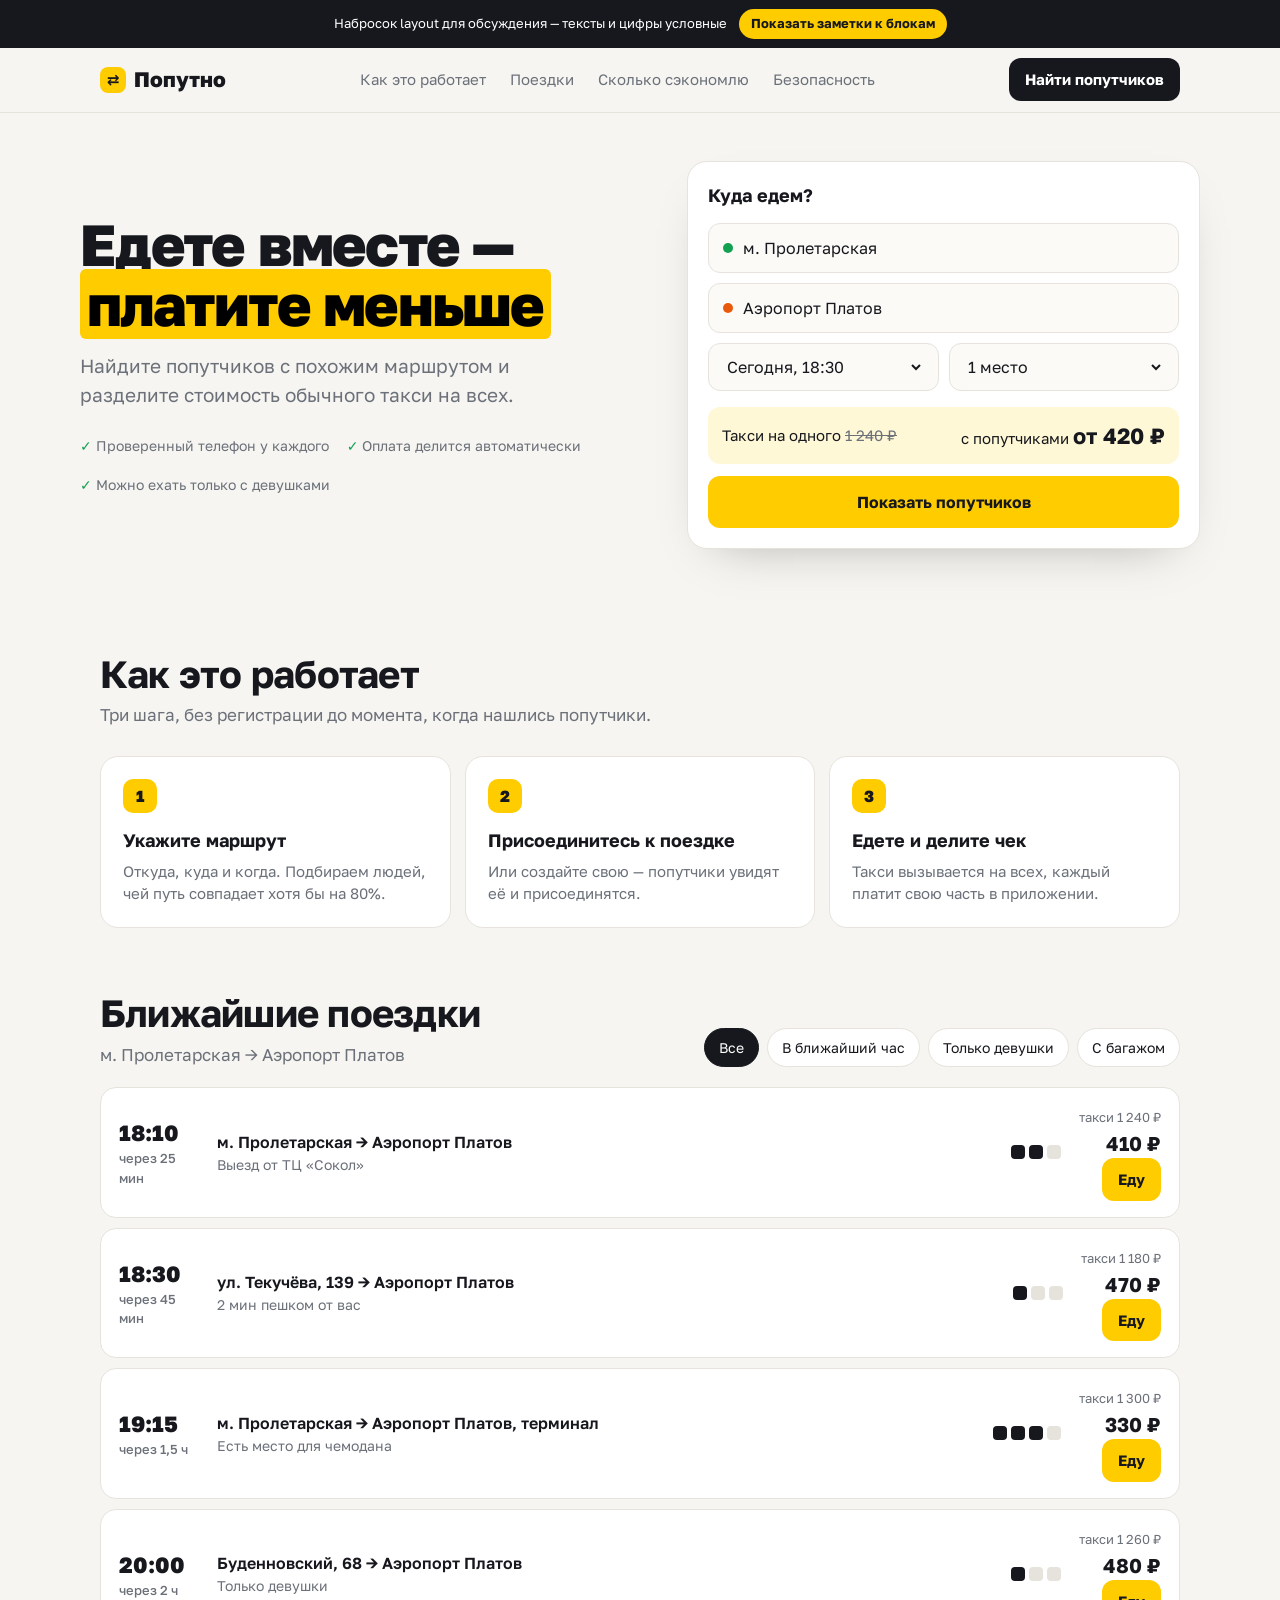
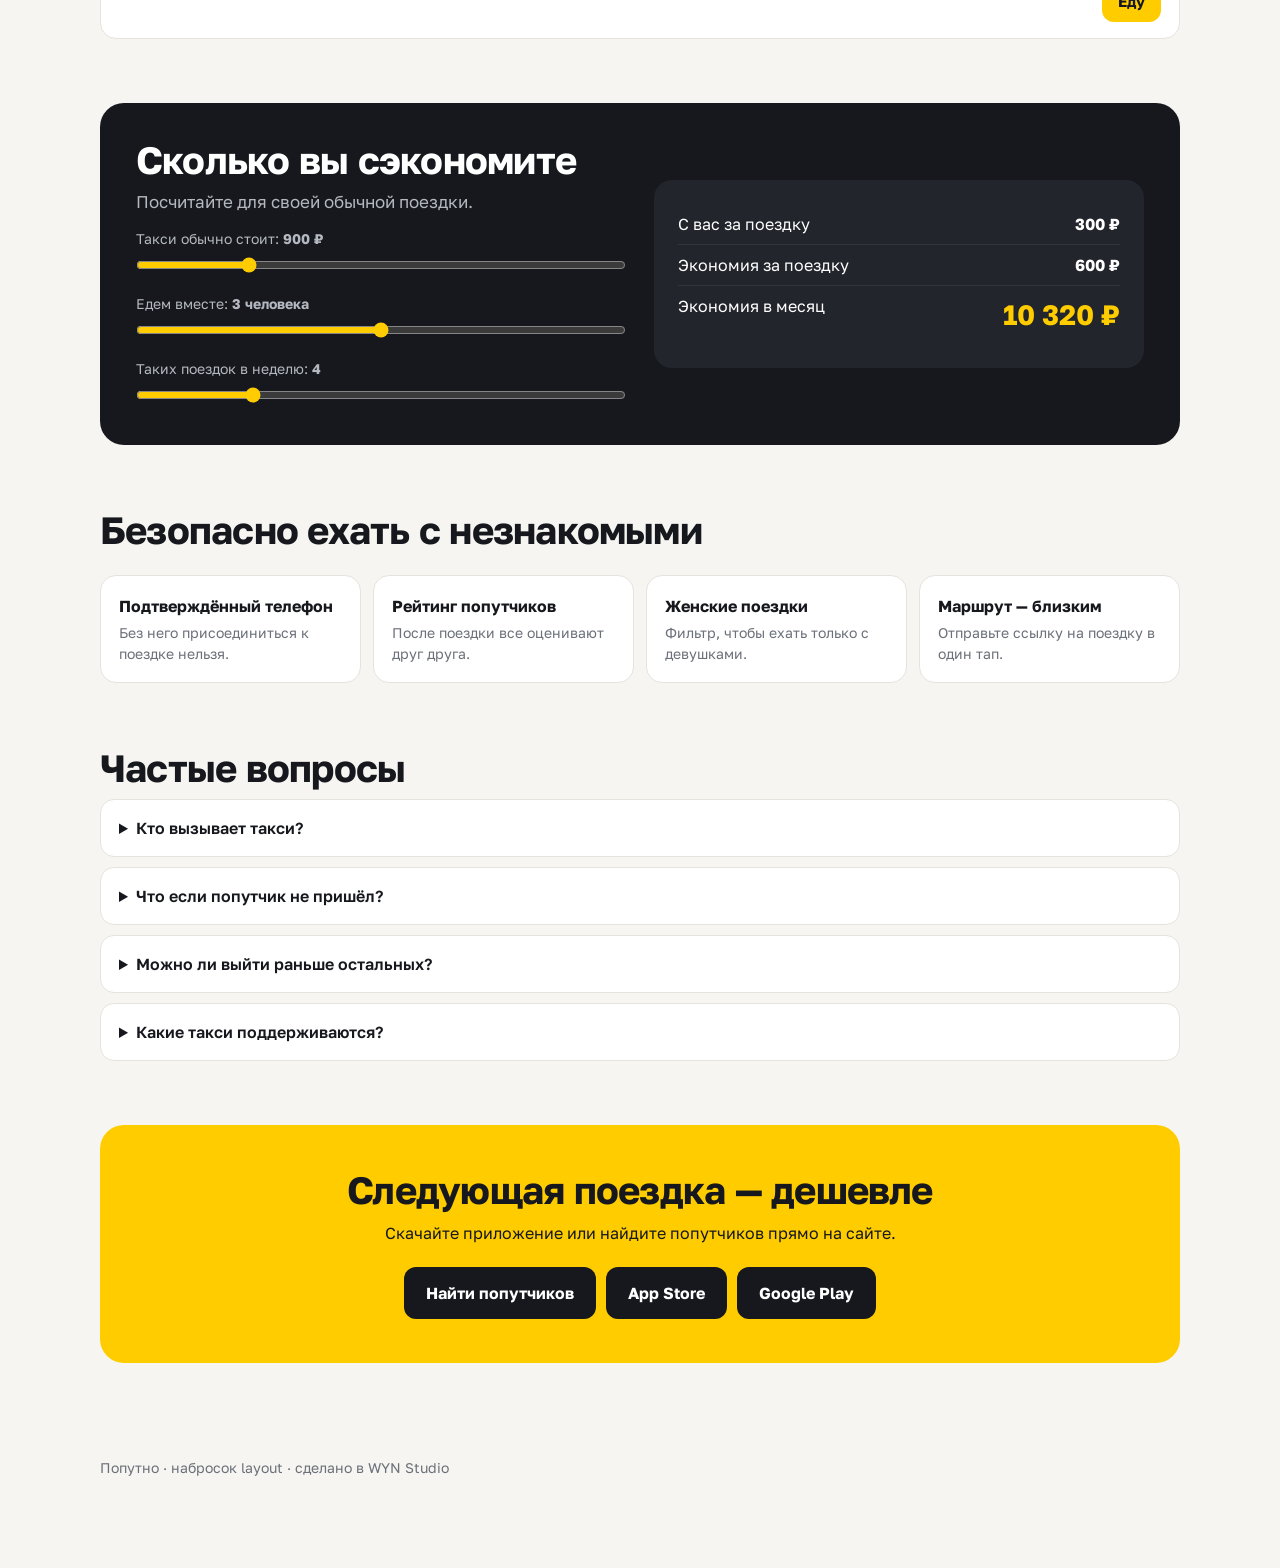
<file: p/poputi/index.html>
<!doctype html>
<html lang="ru">
<head>
<meta charset="utf-8">
<meta name="viewport" content="width=device-width,initial-scale=1">
<meta name="robots" content="noindex,nofollow">
<title>Попутно — делите такси с попутчиками</title>
<link rel="preconnect" href="https://fonts.googleapis.com">
<link rel="preconnect" href="https://fonts.gstatic.com" crossorigin>
<link href="https://fonts.googleapis.com/css2?family=Golos+Text:wght@400;500;600;700;800&display=swap" rel="stylesheet">
<style>
:root{--bg:#f6f5f1;--card:#fff;--ink:#16181d;--muted:#6b7079;--line:#e6e3dc;--acc:#ffcc00;--acc-ink:#16181d;--ok:#12a150;--note:#3b5bdb}
*{box-sizing:border-box;margin:0;padding:0}
html{scroll-behavior:smooth}
body{font-family:"Golos Text",system-ui,sans-serif;background:var(--bg);color:var(--ink);line-height:1.5}
a{color:inherit;text-decoration:none}
button,input,select{font:inherit;color:inherit}
.wrap{max-width:1120px;margin:0 auto;padding:0 20px}
.concept{background:var(--ink);color:#fff;font-size:13px;text-align:center;padding:9px 16px;display:flex;gap:12px;justify-content:center;align-items:center;flex-wrap:wrap}
.concept button{background:var(--acc);color:var(--acc-ink);border:0;border-radius:999px;padding:5px 12px;font-weight:700;cursor:pointer;font-size:13px}
header{position:sticky;top:0;z-index:20;background:rgba(246,245,241,.92);backdrop-filter:blur(10px);border-bottom:1px solid var(--line)}
.nav{height:64px;display:flex;align-items:center;justify-content:space-between;gap:16px}
.logo{font-weight:800;font-size:21px;display:flex;align-items:center;gap:8px}
.logo i{width:26px;height:26px;border-radius:8px;background:var(--acc);display:grid;place-items:center;font-style:normal;font-size:15px}
.nav nav{display:flex;gap:24px;color:var(--muted);font-size:15px}
.nav nav a:hover{color:var(--ink)}
.btn{display:inline-flex;align-items:center;justify-content:center;gap:8px;background:var(--acc);color:var(--acc-ink);font-weight:700;padding:14px 22px;border-radius:12px;border:0;cursor:pointer;transition:.15s}
.btn:hover{filter:brightness(.96)}
.btn.dark{background:var(--ink);color:#fff}
.btn.sm{padding:10px 16px;font-size:15px}
.note{display:none;margin:10px 0 0;background:#eef2ff;border-left:3px solid var(--note);color:#24336b;font-size:14px;padding:10px 12px;border-radius:0 8px 8px 0}
body.notes .note{display:block}
.mnote{position:fixed;bottom:76px;left:12px;right:12px;z-index:31;max-width:420px}
body.notes .mnote{display:none}
section{padding:64px 0}
h1{font-size:clamp(34px,5.4vw,58px);line-height:1.04;letter-spacing:-.03em;font-weight:800}
h1 mark{background:var(--acc);padding:0 .12em;border-radius:6px}
h2{font-size:clamp(26px,3.6vw,38px);letter-spacing:-.02em;line-height:1.1;margin-bottom:8px}
.sub{color:var(--muted);font-size:17px;max-width:620px}
.hero{padding:48px 0 40px;display:grid;grid-template-columns:1.05fr .95fr;gap:40px;align-items:center}
.hero>*{min-width:0}
.lead{font-size:19px;color:var(--muted);margin:18px 0 0;max-width:520px}
.search{background:var(--card);border:1px solid var(--line);border-radius:20px;padding:20px;box-shadow:0 20px 50px -30px rgba(0,0,0,.35)}
.search h3{font-size:18px;margin-bottom:14px}
.field{display:flex;align-items:center;gap:10px;border:1px solid var(--line);border-radius:12px;padding:12px 14px;margin-bottom:10px;background:#fbfaf7}
.field b{width:10px;height:10px;border-radius:50%;flex:none}
.field input,.field select{border:0;background:transparent;outline:0;width:100%;min-width:0}
.two{display:grid;grid-template-columns:1fr 1fr;gap:10px}
.split{display:flex;justify-content:space-between;align-items:center;background:#fff8d6;border-radius:12px;padding:12px 14px;margin:6px 0 12px;font-size:15px}
.split strong{font-size:22px}
.split s{color:var(--muted);margin-right:6px}
.search .btn{width:100%}
.trust{display:flex;gap:18px;flex-wrap:wrap;margin-top:26px;color:var(--muted);font-size:14px}
.trust span::before{content:"✓ ";color:var(--ok);font-weight:700}
.steps{display:grid;grid-template-columns:repeat(3,1fr);gap:14px;margin-top:28px}
.step{background:var(--card);border:1px solid var(--line);border-radius:18px;padding:22px}
.step em{font-style:normal;width:34px;height:34px;border-radius:10px;background:var(--acc);display:grid;place-items:center;font-weight:800;margin-bottom:14px}
.step h3{font-size:18px;margin-bottom:6px}
.step p{color:var(--muted);font-size:15px}
.rides-head{display:flex;justify-content:space-between;align-items:end;gap:16px;flex-wrap:wrap}
.chips{display:flex;gap:8px;flex-wrap:wrap}
.chip{border:1px solid var(--line);background:var(--card);border-radius:999px;padding:8px 14px;font-size:14px;cursor:pointer}
.chip.on{background:var(--ink);color:#fff;border-color:var(--ink)}
.rides{display:grid;gap:10px;margin-top:20px}
.ride{background:var(--card);border:1px solid var(--line);border-radius:16px;padding:16px 18px;display:grid;grid-template-columns:80px 1fr auto auto;gap:18px;align-items:center}
.ride>*{min-width:0}
.time{font-weight:800;font-size:22px}
.time small{display:block;font-weight:500;font-size:13px;color:var(--muted)}
.route{font-weight:600}
.route span{color:var(--muted);font-weight:400;font-size:14px;display:block}
.seats{display:flex;gap:4px}
.seats i{width:14px;height:14px;border-radius:4px;background:var(--line)}
.seats i.f{background:var(--ink)}
.price{text-align:right;white-space:nowrap}
.price strong{font-size:20px;display:block}
.price span{font-size:13px;color:var(--muted)}
.empty{padding:24px;text-align:center;color:var(--muted);background:var(--card);border-radius:16px;border:1px dashed var(--line)}
.calc{display:grid;grid-template-columns:1fr 1fr;gap:28px;align-items:center;background:var(--ink);color:#fff;border-radius:24px;padding:36px}
.calc>*{min-width:0}
.calc .sub{color:#b4b8c0}
.calc label{display:block;font-size:14px;color:#b4b8c0;margin:14px 0 6px}
.calc input[type=range]{width:100%;accent-color:var(--acc)}
.calc .res{background:#22252c;border-radius:18px;padding:24px}
.calc .res div{display:flex;justify-content:space-between;padding:8px 0;border-bottom:1px solid #30343c}
.calc .res div:last-child{border:0}
.calc .res strong{color:var(--acc);font-size:28px}
.safe{display:grid;grid-template-columns:repeat(4,1fr);gap:12px;margin-top:24px}
.safe div{background:var(--card);border:1px solid var(--line);border-radius:16px;padding:18px}
.safe b{display:block;margin-bottom:4px}
.safe p{font-size:14px;color:var(--muted)}
.faq details{background:var(--card);border:1px solid var(--line);border-radius:14px;padding:16px 18px;margin-top:10px}
.faq summary{font-weight:600;cursor:pointer}
.faq p{color:var(--muted);margin-top:8px}
.cta{text-align:center;background:var(--acc);border-radius:24px;padding:44px 20px}
.cta p{margin:10px auto 22px;max-width:520px}
.stores{display:flex;gap:10px;justify-content:center;flex-wrap:wrap}
footer{padding:30px 0 90px;color:var(--muted);font-size:14px}
.mbar{display:none}
@media (max-width:860px){
 .nav nav{display:none}
 .hero,.calc{grid-template-columns:1fr}
 .steps,.safe{grid-template-columns:1fr 1fr}
 .ride{grid-template-columns:64px 1fr;gap:10px 14px}
 .seats{grid-column:2}
 .price{grid-column:1/-1;text-align:left;display:flex;justify-content:space-between;align-items:center;border-top:1px solid var(--line);padding-top:10px}
 body.notes .mnote{display:block}
 .mbar{display:flex;position:fixed;left:12px;right:12px;bottom:12px;z-index:30}
 .mbar .btn{width:100%;box-shadow:0 10px 30px -10px rgba(0,0,0,.4)}
 section{padding:48px 0}
 .calc{padding:24px}
}
@media (max-width:520px){.steps,.safe{grid-template-columns:1fr}.two{grid-template-columns:1fr}}
</style>
</head>
<body>
<div class="concept">Набросок layout для обсуждения — тексты и цифры условные <button id="nt" type="button">Показать заметки к блокам</button></div>
<header><div class="wrap nav">
 <a class="logo" href="#"><i>⇄</i>Попутно</a>
 <nav><a href="#how">Как это работает</a><a href="#rides">Поездки</a><a href="#calc">Сколько сэкономлю</a><a href="#safe">Безопасность</a></nav>
 <a class="btn sm dark" href="#find">Найти попутчиков</a>
</div></header>

<main>
<div class="wrap hero" id="find">
 <div>
  <h1>Едете вместе — <mark>платите меньше</mark></h1>
  <p class="lead">Найдите попутчиков с похожим маршрутом и разделите стоимость обычного такси на всех.</p>
  <div class="trust"><span>Проверенный телефон у каждого</span><span>Оплата делится автоматически</span><span>Можно ехать только с девушками</span></div>
  <p class="note">Первый экран: обещание выгоды в заголовке + сразу форма поиска. Человек пришёл с конкретным маршрутом — не заставляем листать. Три строки доверия снимают главный страх «ехать с незнакомыми».</p>
 </div>
 <form class="search" onsubmit="event.preventDefault();document.getElementById('rides').scrollIntoView()">
  <h3>Куда едем?</h3>
  <label class="field"><b style="background:var(--ok)"></b><input value="м. Пролетарская" aria-label="Откуда"></label>
  <label class="field"><b style="background:#e8590c"></b><input value="Аэропорт Платов" aria-label="Куда"></label>
  <div class="two">
   <label class="field"><select aria-label="Когда"><option>Сегодня, 18:30</option><option>Сегодня, 20:00</option><option>Завтра, 07:15</option></select></label>
   <label class="field"><select aria-label="Мест"><option>1 место</option><option>2 места</option></select></label>
  </div>
  <div class="split"><span>Такси на одного <s>1 240 ₽</s></span><span>с попутчиками <strong>от 420 ₽</strong></span></div>
  <button class="btn">Показать попутчиков</button>
  <p class="note">Цена «до/после» прямо в форме — главный аргумент виден до клика. Поле «мест» нужно, если едут вдвоём.</p>
 </form>
</div>

<section id="how"><div class="wrap">
 <h2>Как это работает</h2>
 <p class="sub">Три шага, без регистрации до момента, когда нашлись попутчики.</p>
 <div class="steps">
  <div class="step"><em>1</em><h3>Укажите маршрут</h3><p>Откуда, куда и когда. Подбираем людей, чей путь совпадает хотя бы на 80%.</p></div>
  <div class="step"><em>2</em><h3>Присоединитесь к поездке</h3><p>Или создайте свою — попутчики увидят её и присоединятся.</p></div>
  <div class="step"><em>3</em><h3>Едете и делите чек</h3><p>Такси вызывается на всех, каждый платит свою часть в приложении.</p></div>
 </div>
 <p class="note">Объясняем механику до списка поездок: без этого блока непонятно, кто вызывает такси и как делятся деньги — это главный вопрос новичка.</p>
</div></section>

<section id="rides" style="padding-top:0"><div class="wrap">
 <div class="rides-head">
  <div><h2>Ближайшие поездки</h2><p class="sub">м. Пролетарская → Аэропорт Платов</p></div>
  <div class="chips" id="chips"><button class="chip on" data-f="all">Все</button><button class="chip" data-f="soon">В ближайший час</button><button class="chip" data-f="women">Только девушки</button><button class="chip" data-f="bags">С багажом</button></div>
 </div>
 <div class="rides" id="list"></div>
 <p class="note">Карточка поездки: время → маршрут → свободные места → цена «с человека». Глаз читает слева направо в порядке принятия решения. Фильтры — только те, что реально влияют на выбор.</p>
</div></section>

<section id="calc" style="padding-top:0"><div class="wrap">
 <div class="calc">
  <div>
   <h2>Сколько вы сэкономите</h2>
   <p class="sub">Посчитайте для своей обычной поездки.</p>
   <label for="cp">Такси обычно стоит: <b id="cpv">900 ₽</b></label>
   <input type="range" id="cp" min="300" max="3000" step="50" value="900">
   <label for="cn">Едем вместе: <b id="cnv">3 человека</b></label>
   <input type="range" id="cn" min="2" max="4" value="3">
   <label for="cw">Таких поездок в неделю: <b id="cwv">4</b></label>
   <input type="range" id="cw" min="1" max="14" value="4">
  </div>
  <div class="res">
   <div><span>С вас за поездку</span><b id="r1"></b></div>
   <div><span>Экономия за поездку</span><b id="r2"></b></div>
   <div><span>Экономия в месяц</span><strong id="r3"></strong></div>
  </div>
 </div>
 <p class="note">Калькулятор превращает абстрактное «дешевле» в личную сумму в месяц — это сильнее любого текста. Хорошо работает для тех, кто ездит на работу каждый день.</p>
</div></section>

<section id="safe" style="padding-top:0"><div class="wrap">
 <h2>Безопасно ехать с незнакомыми</h2>
 <div class="safe">
  <div><b>Подтверждённый телефон</b><p>Без него присоединиться к поездке нельзя.</p></div>
  <div><b>Рейтинг попутчиков</b><p>После поездки все оценивают друг друга.</p></div>
  <div><b>Женские поездки</b><p>Фильтр, чтобы ехать только с девушками.</p></div>
  <div><b>Маршрут — близким</b><p>Отправьте ссылку на поездку в один тап.</p></div>
 </div>
 <p class="note">Отдельный блок про безопасность обязателен: это главный барьер у сервиса совместных поездок. Ставим его после выгоды — сначала «зачем», потом «а не страшно ли».</p>
</div></section>

<section class="faq" style="padding-top:0"><div class="wrap">
 <h2>Частые вопросы</h2>
 <details><summary>Кто вызывает такси?</summary><p>Первый, кто создал поездку. Остальные переводят свою часть в приложении до посадки.</p></details>
 <details><summary>Что если попутчик не пришёл?</summary><p>Его часть списывается с него, вы платите только свою.</p></details>
 <details><summary>Можно ли выйти раньше остальных?</summary><p>Да, если точка по пути. Стоимость пересчитывается по километражу.</p></details>
 <details><summary>Какие такси поддерживаются?</summary><p>Любой агрегатор: вызываете привычное приложение, мы делим чек.</p></details>
</div></section>

<section style="padding-top:0"><div class="wrap">
 <div class="cta">
  <h2>Следующая поездка — дешевле</h2>
  <p>Скачайте приложение или найдите попутчиков прямо на сайте.</p>
  <div class="stores"><a class="btn dark" href="#find">Найти попутчиков</a><a class="btn dark" href="#">App Store</a><a class="btn dark" href="#">Google Play</a></div>
 </div>
</div></section>
</main>

<footer><div class="wrap">Попутно · набросок layout · сделано в WYN Studio</div></footer>
<div class="mbar"><a class="btn" href="#find">Найти попутчиков</a></div>
<p class="note mnote">На телефоне кнопка поиска закреплена внизу — до неё всегда дотягивается большой палец.</p>

<script>
const rides=[
 {t:"18:10",d:"через 25 мин",from:"м. Пролетарская",to:"Аэропорт Платов",note:"Выезд от ТЦ «Сокол»",seats:[1,1,0],price:410,full:1240,tags:["soon","bags"]},
 {t:"18:30",d:"через 45 мин",from:"ул. Текучёва, 139",to:"Аэропорт Платов",note:"2 мин пешком от вас",seats:[1,0,0],price:470,full:1180,tags:["soon","women"]},
 {t:"19:15",d:"через 1,5 ч",from:"м. Пролетарская",to:"Аэропорт Платов, терминал",note:"Есть место для чемодана",seats:[1,1,1,0],price:330,full:1300,tags:["bags"]},
 {t:"20:00",d:"через 2 ч",from:"Буденновский, 68",to:"Аэропорт Платов",note:"Только девушки",seats:[1,0,0],price:480,full:1260,tags:["women"]}
];
const list=document.getElementById('list');
function render(f){
 const r=rides.filter(x=>f==='all'||x.tags.includes(f));
 list.innerHTML=r.length?r.map(x=>`<div class="ride"><div class="time">${x.t}<small>${x.d}</small></div><div class="route">${x.from} → ${x.to}<span>${x.note}</span></div><div class="seats" title="Занято мест">${x.seats.map(s=>`<i class="${s?'f':''}"></i>`).join('')}</div><div class="price"><span>такси ${x.full.toLocaleString('ru')} ₽</span><strong>${x.price} ₽</strong><button class="btn sm">Еду</button></div></div>`).join(''):'<div class="empty">Нет поездок с таким фильтром — создайте свою</div>';
}
document.getElementById('chips').addEventListener('click',e=>{const b=e.target.closest('.chip');if(!b)return;document.querySelectorAll('.chip').forEach(c=>c.classList.toggle('on',c===b));render(b.dataset.f)});
render('all');
const fmt=n=>Math.round(n).toLocaleString('ru')+' ₽';
const cp=document.getElementById('cp'),cn=document.getElementById('cn'),cw=document.getElementById('cw');
function calc(){const p=+cp.value,n=+cn.value,w=+cw.value,mine=p/n;
 document.getElementById('cpv').textContent=fmt(p);document.getElementById('cnv').textContent=n+(n<5?' человека':' человек');document.getElementById('cwv').textContent=w;
 document.getElementById('r1').textContent=fmt(mine);document.getElementById('r2').textContent=fmt(p-mine);document.getElementById('r3').textContent=fmt((p-mine)*w*4.3);}
[cp,cn,cw].forEach(i=>i.addEventListener('input',calc));calc();
const nt=document.getElementById('nt');nt.addEventListener('click',()=>{const on=document.body.classList.toggle('notes');nt.textContent=on?'Скрыть заметки':'Показать заметки к блокам'});
if(location.hash==='#notes'){nt.click()}
</script>
</body>
</html>
</file>
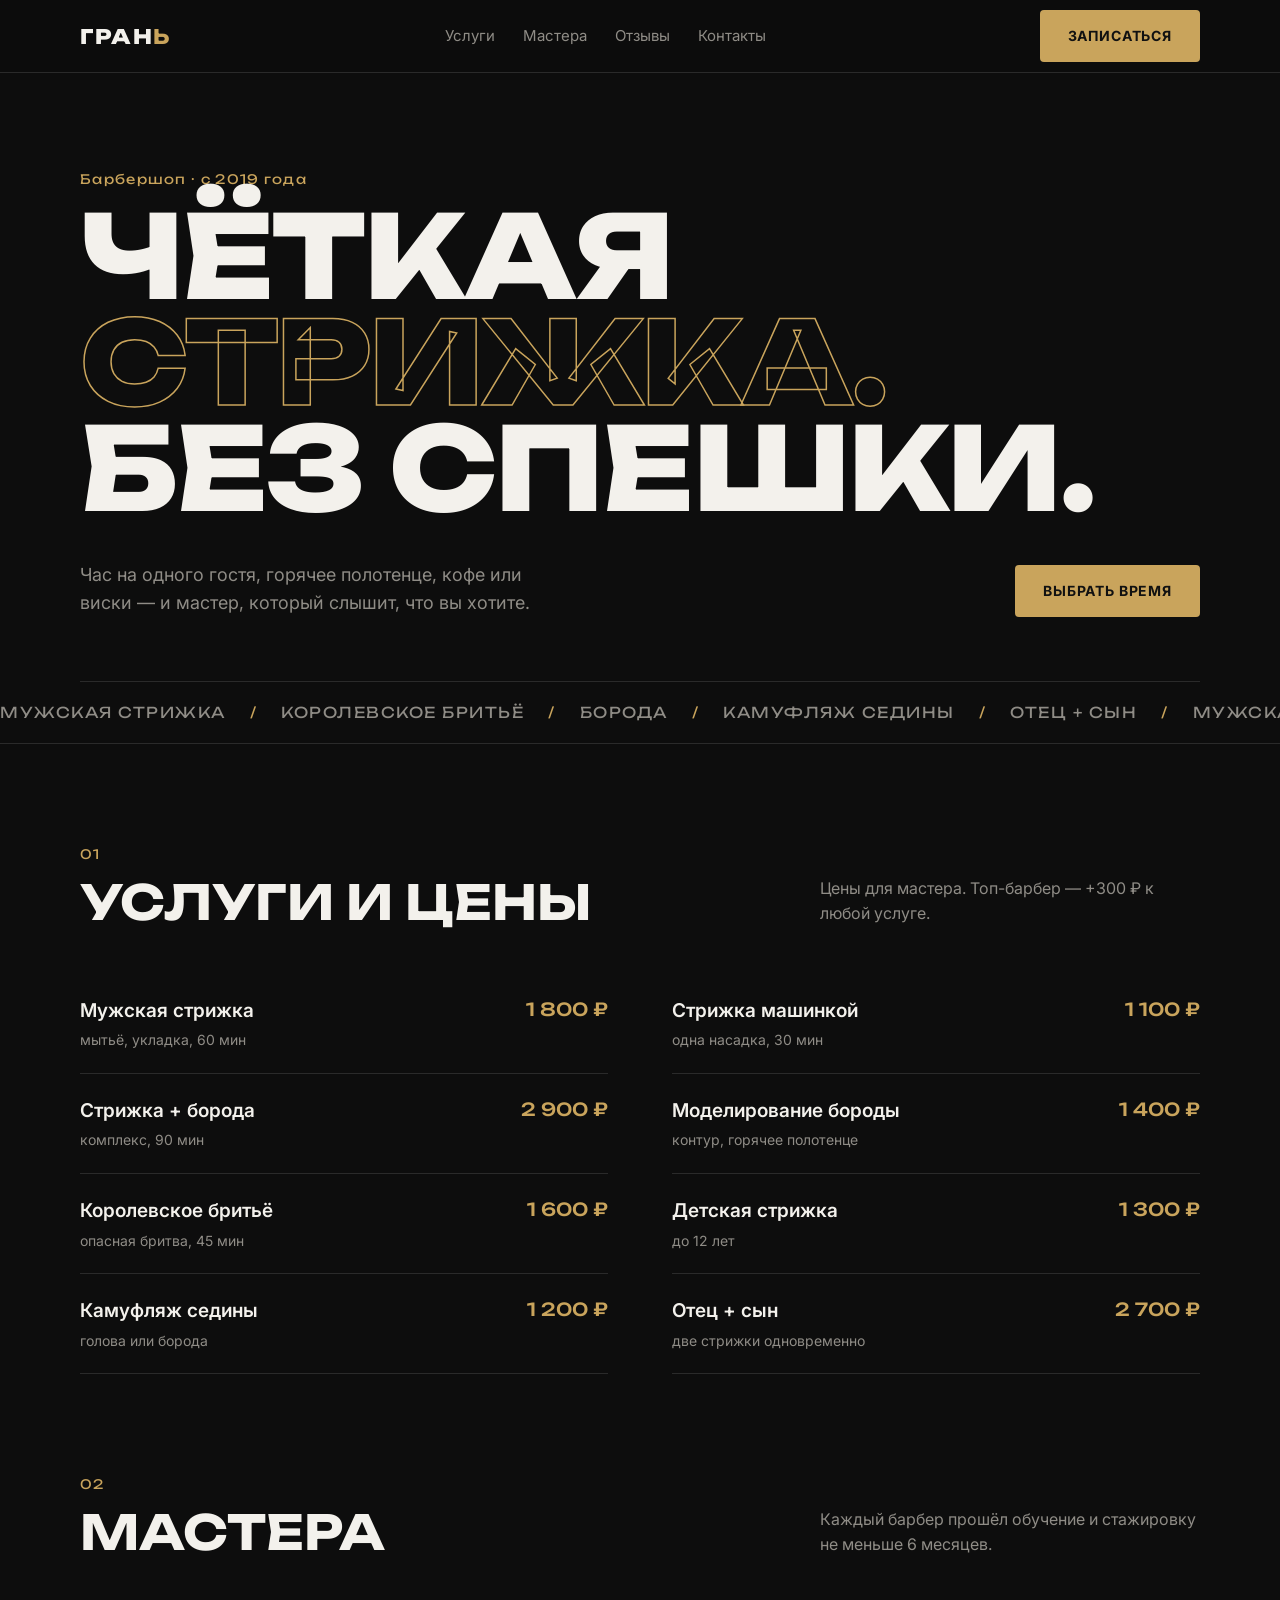
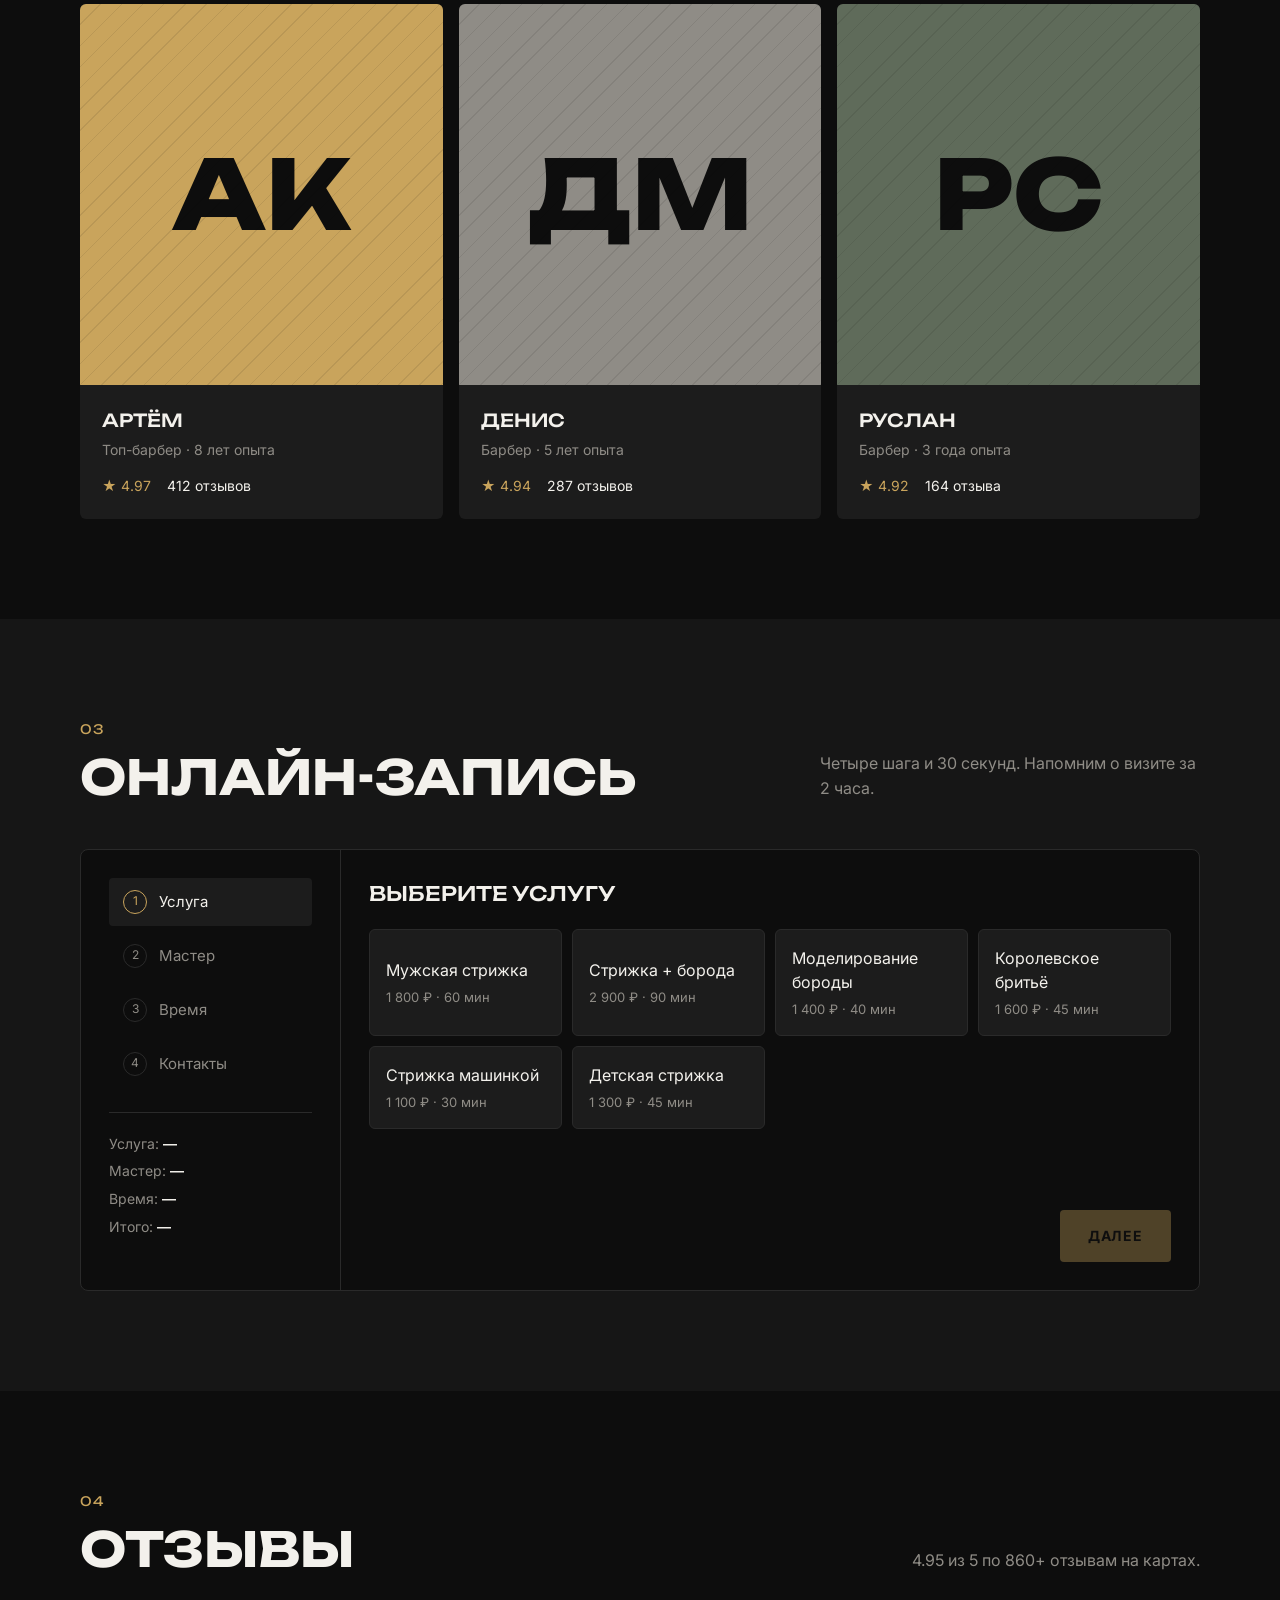
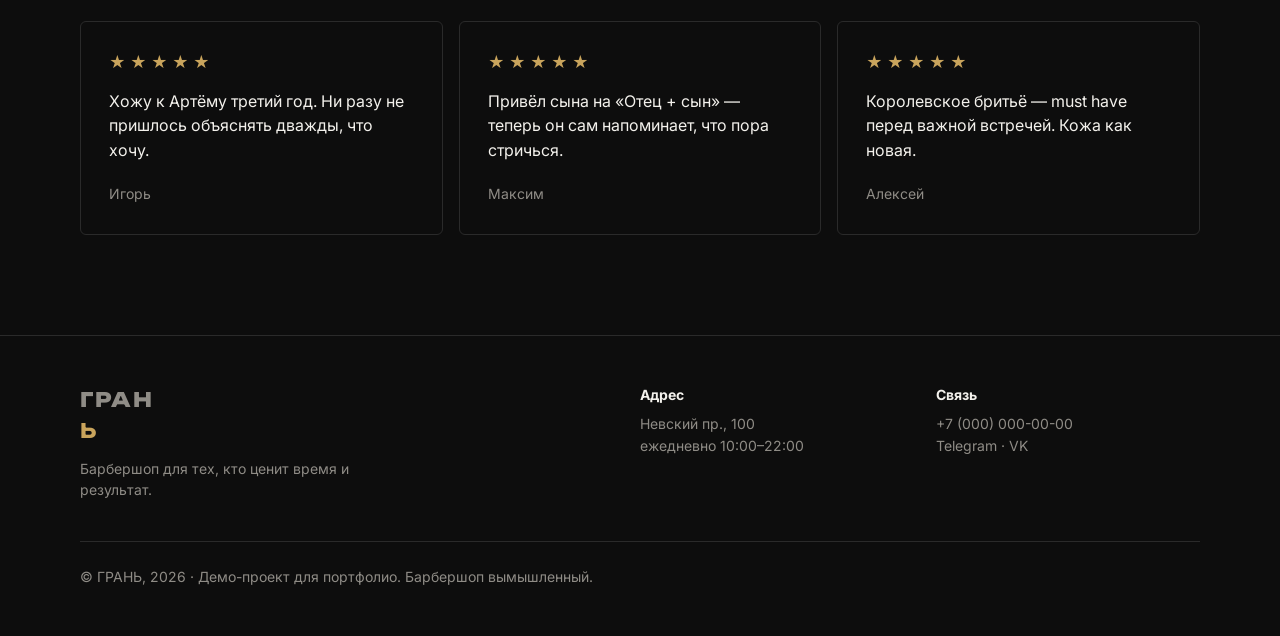
<file: works/barber/index.html>
<!doctype html>
<html lang="ru">
<head>
<meta charset="utf-8">
<meta name="viewport" content="width=device-width,initial-scale=1">
<title>ГРАНЬ — барбершоп</title>
<meta name="description" content="Мужские стрижки, бритьё и уход за бородой. Онлайн-запись за 30 секунд.">
<link rel="preconnect" href="https://fonts.googleapis.com">
<link rel="preconnect" href="https://fonts.gstatic.com" crossorigin>
<link href="https://fonts.googleapis.com/css2?family=Unbounded:wght@500;700;800&family=Inter:wght@400;500;600;700&display=swap" rel="stylesheet">
<style>
:root{--bg:#0d0d0d;--bg2:#161616;--card:#1c1c1c;--ink:#f3f1ec;--muted:#8f8c86;--brass:#c9a45c;--line:#2a2a2a}
*{box-sizing:border-box;margin:0;padding:0}
html{scroll-behavior:smooth}
body{font-family:Inter,system-ui,sans-serif;background:var(--bg);color:var(--ink);line-height:1.55}
a{color:inherit;text-decoration:none}
.wrap{max-width:1160px;margin:0 auto;padding:0 20px}
.u{font-family:Unbounded,sans-serif;text-transform:uppercase}
header{border-bottom:1px solid var(--line);position:sticky;top:0;background:rgba(13,13,13,.9);backdrop-filter:blur(10px);z-index:20}
.nav{height:72px;display:flex;align-items:center;justify-content:space-between;gap:20px}
.logo{font-family:Unbounded;font-weight:800;font-size:20px;letter-spacing:.08em}
.logo b{color:var(--brass)}
.nav nav{display:flex;gap:28px;color:var(--muted);font-size:15px}
.nav nav a:hover{color:var(--ink)}
.btn{display:inline-flex;align-items:center;justify-content:center;background:var(--brass);color:#111;font:inherit;font-weight:700;padding:15px 28px;border:0;border-radius:4px;cursor:pointer;transition:.2s;text-transform:uppercase;letter-spacing:.06em;font-size:14px}
.btn:hover{background:#dcb86e}
.btn:disabled{opacity:.35;cursor:not-allowed}
.btn.ghost{background:transparent;color:var(--ink);box-shadow:inset 0 0 0 1px var(--line)}
.hero{padding:96px 0 0;position:relative;overflow:hidden}
.hero h1{font-family:Unbounded;font-weight:800;font-size:clamp(44px,9vw,128px);line-height:.92;letter-spacing:-.02em;text-transform:uppercase}
.hero h1 span{color:transparent;-webkit-text-stroke:1.5px var(--brass)}
.hero-row{display:grid;grid-template-columns:1fr auto;gap:40px;align-items:end;margin-top:40px;padding-bottom:64px;border-bottom:1px solid var(--line)}
.hero p{color:var(--muted);font-size:18px;max-width:480px}
.marq{overflow:hidden;border-bottom:1px solid var(--line);padding:18px 0;white-space:nowrap}
.marq div{display:inline-block;animation:m 30s linear infinite;font-family:Unbounded;font-size:15px;color:var(--muted);text-transform:uppercase;letter-spacing:.1em}
.marq i{color:var(--brass);font-style:normal;margin:0 24px}
@keyframes m{to{transform:translateX(-50%)}}
section{padding:100px 0}
.head{display:flex;justify-content:space-between;align-items:end;gap:20px;margin-bottom:48px;flex-wrap:wrap}
h2{font-family:Unbounded;font-weight:700;font-size:clamp(28px,4vw,48px);text-transform:uppercase;line-height:1}
.head p{color:var(--muted);max-width:380px}
.num{color:var(--brass);font-family:Unbounded;font-size:13px;margin-bottom:14px;letter-spacing:.1em}
/* price */
.price{display:grid;grid-template-columns:1fr 1fr;gap:0 64px}
.pr{display:grid;grid-template-columns:1fr auto;gap:4px 20px;padding:22px 0;border-bottom:1px solid var(--line)}
.pr h3{font-size:19px;font-weight:600}
.pr b{font-family:Unbounded;font-weight:500;font-size:18px;color:var(--brass)}
.pr small{color:var(--muted);font-size:14px}
/* team */
.team{display:grid;grid-template-columns:repeat(3,1fr);gap:16px}
.m{background:var(--card);border-radius:6px;overflow:hidden}
.m .ph{aspect-ratio:1/1.05;display:grid;place-items:center;font-family:Unbounded;font-weight:800;font-size:96px;color:var(--bg);position:relative}
.m .ph::after{content:"";position:absolute;inset:0;background:repeating-linear-gradient(135deg,transparent 0 14px,rgba(0,0,0,.08) 14px 15px)}
.m .in{padding:22px}
.m h3{font-family:Unbounded;font-weight:500;font-size:18px;text-transform:uppercase}
.m .r{color:var(--muted);font-size:14px;margin-top:4px}
.m .st{display:flex;gap:16px;margin-top:14px;font-size:14px}
.m .st span{color:var(--brass)}
/* booking */
.book{background:var(--bg2)}
.wid{display:grid;grid-template-columns:260px 1fr;border:1px solid var(--line);border-radius:8px;overflow:hidden;background:var(--bg)}
.side{border-right:1px solid var(--line);padding:28px}
.side ol{list-style:none;display:grid;gap:6px}
.side li{padding:12px 14px;border-radius:4px;color:var(--muted);font-size:15px;display:flex;gap:12px;align-items:center}
.side li i{font-style:normal;width:24px;height:24px;border-radius:50%;border:1px solid var(--line);display:grid;place-items:center;font-size:12px}
.side li.on{background:var(--card);color:var(--ink)}
.side li.on i{border-color:var(--brass);color:var(--brass)}
.side li.done i{background:var(--brass);border-color:var(--brass);color:#111}
.sum{margin-top:24px;padding-top:20px;border-top:1px solid var(--line);font-size:14px;color:var(--muted);display:grid;gap:6px}
.sum b{color:var(--ink);font-weight:600}
.main{padding:28px;display:flex;flex-direction:column;min-height:440px}
.step{display:none}
.step.on{display:block}
.step h3{font-family:Unbounded;font-weight:500;font-size:20px;text-transform:uppercase;margin-bottom:20px}
.opts{display:grid;grid-template-columns:repeat(auto-fill,minmax(180px,1fr));gap:10px}
.opt{background:var(--card);border:1px solid var(--line);border-radius:6px;padding:16px;cursor:pointer;text-align:left;color:var(--ink);font:inherit;transition:.15s}
.opt:hover{border-color:#444}
.opt.sel{border-color:var(--brass);box-shadow:inset 0 0 0 1px var(--brass)}
.opt small{display:block;color:var(--muted);font-size:13px;margin-top:4px}
.days{display:grid;grid-template-columns:repeat(7,1fr);gap:8px;margin-bottom:22px}
.days .opt{text-align:center;padding:12px 4px}
.days .opt b{display:block;font-size:20px}
.slots{display:grid;grid-template-columns:repeat(auto-fill,minmax(84px,1fr));gap:8px}
.slots .opt{text-align:center;padding:12px 4px}
.slots .opt:disabled{opacity:.25;cursor:not-allowed;text-decoration:line-through}
.fields{display:grid;gap:12px;max-width:420px}
.fields input{font:inherit;background:var(--card);border:1px solid var(--line);color:var(--ink);padding:16px;border-radius:6px}
.fields input:focus{outline:none;border-color:var(--brass)}
.ctl{margin-top:auto;padding-top:24px;display:flex;justify-content:space-between;gap:12px}
.okk{text-align:center;padding:40px 0}
.okk .ck{width:72px;height:72px;border-radius:50%;background:var(--brass);color:#111;display:grid;place-items:center;font-size:34px;margin:0 auto 24px}
.okk p{color:var(--muted)}
/* reviews */
.rev{display:grid;grid-template-columns:repeat(3,1fr);gap:16px}
.rv{border:1px solid var(--line);border-radius:6px;padding:28px}
.rv .stars{color:var(--brass);letter-spacing:4px;margin-bottom:14px}
.rv p{margin-bottom:18px}
.rv span{color:var(--muted);font-size:14px}
footer{border-top:1px solid var(--line);padding:48px 0;color:var(--muted);font-size:14px}
.fgrid{display:grid;grid-template-columns:2fr 1fr 1fr;gap:32px}
.fgrid b{display:block;color:var(--ink);margin-bottom:8px}
.demo{margin-top:40px;padding-top:24px;border-top:1px solid var(--line)}
@media (max-width:900px){
  .nav nav{display:none}
  .hero-row,.price,.wid,.fgrid{grid-template-columns:1fr}
  .team,.rev{grid-template-columns:1fr 1fr}
  .side{border-right:0;border-bottom:1px solid var(--line)}
  .side ol{grid-template-columns:repeat(4,1fr)}
  .side li{flex-direction:column;font-size:12px;gap:6px;padding:8px 4px;text-align:center}
  .sum{display:none}
}
@media (max-width:600px){
  section{padding:72px 0}
  .hero{padding-top:56px}
  .team,.rev{grid-template-columns:1fr}
  .m .ph{aspect-ratio:2/1;font-size:64px}
  .days{grid-template-columns:repeat(4,1fr)}
  .main,.side{padding:18px}
  .nav .btn{padding:12px 16px;font-size:12px}
}
</style>
</head>
<body>
<header>
  <div class="wrap nav">
    <a href="#" class="logo">ГРАН<b>Ь</b></a>
    <nav><a href="#price">Услуги</a><a href="#team">Мастера</a><a href="#reviews">Отзывы</a><a href="#contacts">Контакты</a></nav>
    <a href="#book" class="btn">Записаться</a>
  </div>
</header>

<section class="hero">
  <div class="wrap">
    <div class="num">Барбершоп · с 2019 года</div>
    <h1>Чёткая<br><span>стрижка.</span><br>Без спешки.</h1>
    <div class="hero-row">
      <p>Час на одного гостя, горячее полотенце, кофе или виски — и мастер, который слышит, что вы хотите.</p>
      <a href="#book" class="btn">Выбрать время</a>
    </div>
  </div>
  <div class="marq"><div>Мужская стрижка<i>/</i>Королевское бритьё<i>/</i>Борода<i>/</i>Камуфляж седины<i>/</i>Отец + сын<i>/</i>Мужская стрижка<i>/</i>Королевское бритьё<i>/</i>Борода<i>/</i>Камуфляж седины<i>/</i>Отец + сын<i>/</i></div></div>
</section>

<section id="price">
  <div class="wrap">
    <div class="head"><div><div class="num">01</div><h2>Услуги и цены</h2></div><p>Цены для мастера. Топ-барбер — +300 ₽ к любой услуге.</p></div>
    <div class="price">
      <div class="pr"><h3>Мужская стрижка</h3><b>1 800 ₽</b><small>мытьё, укладка, 60 мин</small></div>
      <div class="pr"><h3>Стрижка машинкой</h3><b>1 100 ₽</b><small>одна насадка, 30 мин</small></div>
      <div class="pr"><h3>Стрижка + борода</h3><b>2 900 ₽</b><small>комплекс, 90 мин</small></div>
      <div class="pr"><h3>Моделирование бороды</h3><b>1 400 ₽</b><small>контур, горячее полотенце</small></div>
      <div class="pr"><h3>Королевское бритьё</h3><b>1 600 ₽</b><small>опасная бритва, 45 мин</small></div>
      <div class="pr"><h3>Детская стрижка</h3><b>1 300 ₽</b><small>до 12 лет</small></div>
      <div class="pr"><h3>Камуфляж седины</h3><b>1 200 ₽</b><small>голова или борода</small></div>
      <div class="pr"><h3>Отец + сын</h3><b>2 700 ₽</b><small>две стрижки одновременно</small></div>
    </div>
  </div>
</section>

<section id="team" style="padding-top:0">
  <div class="wrap">
    <div class="head"><div><div class="num">02</div><h2>Мастера</h2></div><p>Каждый барбер прошёл обучение и стажировку не меньше 6 месяцев.</p></div>
    <div class="team">
      <div class="m"><div class="ph" style="background:#c9a45c">АК</div><div class="in"><h3>Артём</h3><div class="r">Топ-барбер · 8 лет опыта</div><div class="st"><div><span>★ 4.97</span></div><div>412 отзывов</div></div></div></div>
      <div class="m"><div class="ph" style="background:#8f8c86">ДМ</div><div class="in"><h3>Денис</h3><div class="r">Барбер · 5 лет опыта</div><div class="st"><div><span>★ 4.94</span></div><div>287 отзывов</div></div></div></div>
      <div class="m"><div class="ph" style="background:#5f6b5a">РС</div><div class="in"><h3>Руслан</h3><div class="r">Барбер · 3 года опыта</div><div class="st"><div><span>★ 4.92</span></div><div>164 отзыва</div></div></div></div>
    </div>
  </div>
</section>

<section class="book" id="book">
  <div class="wrap">
    <div class="head"><div><div class="num">03</div><h2>Онлайн-запись</h2></div><p>Четыре шага и 30 секунд. Напомним о визите за 2 часа.</p></div>
    <div class="wid">
      <aside class="side">
        <ol id="nav">
          <li class="on"><i>1</i>Услуга</li><li><i>2</i>Мастер</li><li><i>3</i>Время</li><li><i>4</i>Контакты</li>
        </ol>
        <div class="sum"><div>Услуга: <b id="sS">—</b></div><div>Мастер: <b id="sM">—</b></div><div>Время: <b id="sT">—</b></div><div>Итого: <b id="sP">—</b></div></div>
      </aside>
      <div class="main">
        <div class="step on" data-s="0"><h3>Выберите услугу</h3><div class="opts" id="svc"></div></div>
        <div class="step" data-s="1"><h3>Выберите мастера</h3><div class="opts" id="mst"></div></div>
        <div class="step" data-s="2"><h3>Дата и время</h3><div class="days" id="days"></div><div class="slots" id="slots"></div></div>
        <div class="step" data-s="3"><h3>Ваши контакты</h3><div class="fields"><input id="nm" placeholder="Имя"><input id="ph" type="tel" placeholder="+7 (___) ___-__-__"></div></div>
        <div class="step" data-s="4"><div class="okk"><div class="ck">✓</div><h3>Вы записаны</h3><p id="fin"></p></div></div>
        <div class="ctl" id="ctl"><button class="btn ghost" id="back">Назад</button><button class="btn" id="next" disabled>Далее</button></div>
      </div>
    </div>
  </div>
</section>

<section id="reviews">
  <div class="wrap">
    <div class="head"><div><div class="num">04</div><h2>Отзывы</h2></div><p>4.95 из 5 по 860+ отзывам на картах.</p></div>
    <div class="rev">
      <div class="rv"><div class="stars">★★★★★</div><p>Хожу к Артёму третий год. Ни разу не пришлось объяснять дважды, что хочу.</p><span>Игорь</span></div>
      <div class="rv"><div class="stars">★★★★★</div><p>Привёл сына на «Отец + сын» — теперь он сам напоминает, что пора стричься.</p><span>Максим</span></div>
      <div class="rv"><div class="stars">★★★★★</div><p>Королевское бритьё — must have перед важной встречей. Кожа как новая.</p><span>Алексей</span></div>
    </div>
  </div>
</section>

<footer id="contacts">
  <div class="wrap">
    <div class="fgrid">
      <div><div class="logo">ГРАН<b style="color:var(--brass)">Ь</b></div><p style="margin-top:12px;max-width:320px">Барбершоп для тех, кто ценит время и результат.</p></div>
      <div><b>Адрес</b>Невский пр., 100<br>ежедневно 10:00–22:00</div>
      <div><b>Связь</b>+7 (000) 000-00-00<br>Telegram · VK</div>
    </div>
    <div class="demo">© ГРАНЬ, 2026 · Демо-проект для портфолио. Барбершоп вымышленный.</div>
  </div>
</footer>

<script>
const S = [['Мужская стрижка',1800,60],['Стрижка + борода',2900,90],['Моделирование бороды',1400,40],['Королевское бритьё',1600,45],['Стрижка машинкой',1100,30],['Детская стрижка',1300,45]];
const M = [['Любой мастер',0,'ближайшее время'],['Артём',300,'топ-барбер'],['Денис',0,'барбер'],['Руслан',0,'барбер']];
const st = {s:null,m:null,d:null,t:null,step:0};
const $ = id => document.getElementById(id);
const fmt = n => n.toLocaleString('ru-RU') + ' ₽';

function opts(el, arr, key, label){
  el.innerHTML = '';
  arr.forEach((x,i) => {
    const b = document.createElement('button');
    b.className = 'opt'; b.innerHTML = label(x);
    b.onclick = () => { st[key] = i; [...el.children].forEach(c => c.classList.remove('sel')); b.classList.add('sel'); upd(); };
    el.appendChild(b);
  });
}
opts($('svc'), S, 's', x => `${x[0]}<small>${fmt(x[1])} · ${x[2]} мин</small>`);
opts($('mst'), M, 'm', x => `${x[0]}<small>${x[2]}${x[1] ? ' · +' + x[1] + ' ₽' : ''}</small>`);

const wd = ['Вс','Пн','Вт','Ср','Чт','Пт','Сб'];
const dates = [...Array(7)].map((_,i) => { const d = new Date(); d.setDate(d.getDate()+i); return d; });
dates.forEach((d,i) => {
  const b = document.createElement('button');
  b.className = 'opt'; b.innerHTML = `<small>${i ? wd[d.getDay()] : 'Сег'}</small><b>${d.getDate()}</b>`;
  b.onclick = () => { st.d = i; st.t = null; [...$('days').children].forEach(c => c.classList.remove('sel')); b.classList.add('sel'); slots(); upd(); };
  $('days').appendChild(b);
});
function slots(){
  $('slots').innerHTML = '';
  for (let h = 10; h < 22; h++) for (const mm of ['00','30']) {
    const t = `${h}:${mm}`;
    const b = document.createElement('button');
    b.className = 'opt'; b.textContent = t;
    b.disabled = ((h * 7 + (mm === '30') * 3 + st.d * 5) % 4 === 0) || (st.d === 0 && h <= new Date().getHours());
    b.onclick = () => { st.t = t; [...$('slots').children].forEach(c => c.classList.remove('sel')); b.classList.add('sel'); upd(); };
    $('slots').appendChild(b);
  }
}
function valid(){
  return [st.s !== null, st.m !== null, st.d !== null && st.t !== null, $('nm').value.trim() && $('ph').value.replace(/\D/g,'').length >= 10][st.step];
}
function upd(){
  $('next').disabled = !valid();
  $('next').textContent = st.step === 3 ? 'Записаться' : 'Далее';
  $('back').style.visibility = st.step ? 'visible' : 'hidden';
  $('sS').textContent = st.s !== null ? S[st.s][0] : '—';
  $('sM').textContent = st.m !== null ? M[st.m][0] : '—';
  $('sT').textContent = st.t ? dates[st.d].toLocaleDateString('ru-RU',{day:'numeric',month:'short'}) + ', ' + st.t : '—';
  $('sP').textContent = st.s !== null ? fmt(S[st.s][1] + (st.m !== null ? M[st.m][1] : 0)) : '—';
  [...$('nav').children].forEach((li,i) => { li.className = i === st.step ? 'on' : i < st.step ? 'done' : ''; });
}
function go(n){
  st.step = n;
  document.querySelectorAll('.step').forEach(s => s.classList.toggle('on', +s.dataset.s === n));
  if (n === 4) {
    $('ctl').style.display = 'none';
    $('fin').textContent = `${$('nm').value.trim()}, ждём вас ${$('sT').textContent}. Услуга: ${$('sS').textContent}, мастер: ${$('sM').textContent}.`;
    [...$('nav').children].forEach(li => li.className = 'done');
    return;
  }
  upd();
}
$('next').onclick = () => valid() && go(st.step + 1);
$('back').onclick = () => go(st.step - 1);
['nm','ph'].forEach(id => $(id).addEventListener('input', upd));
upd();
</script>
</body>
</html>
</file>
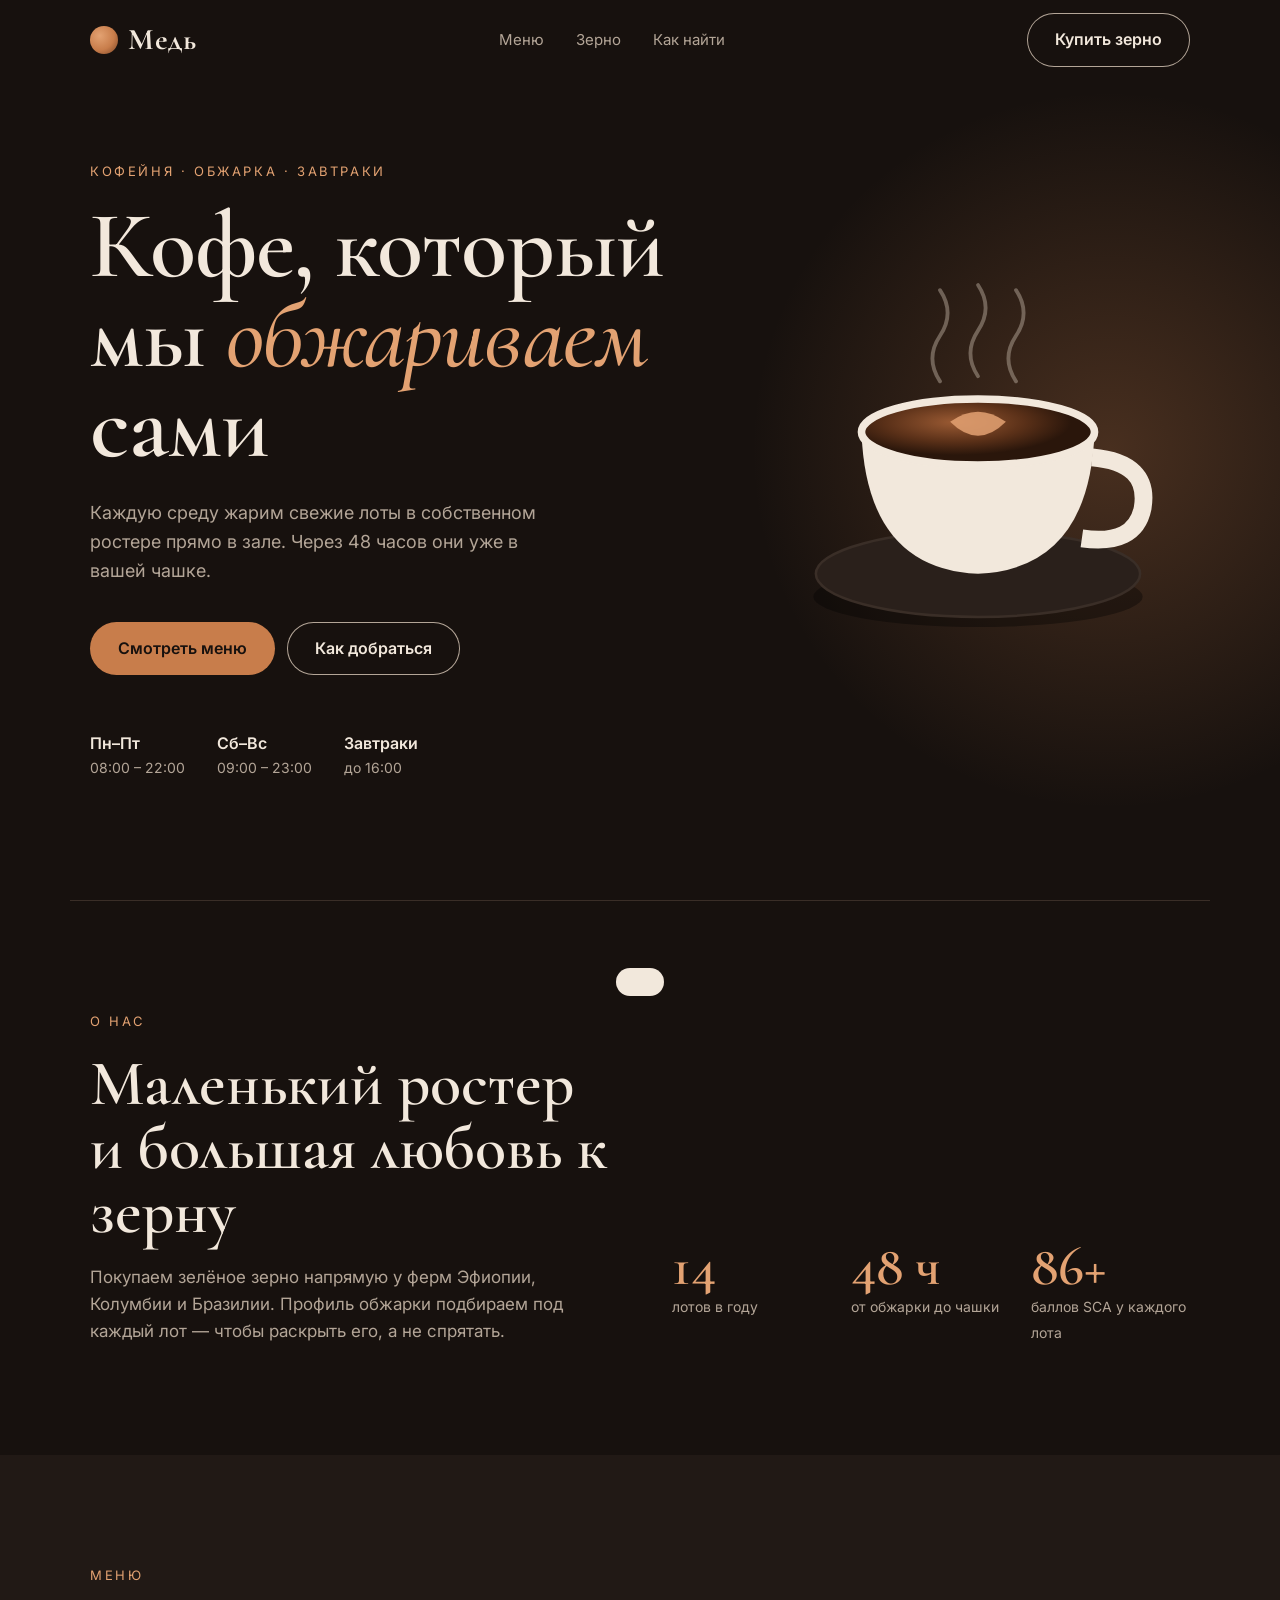
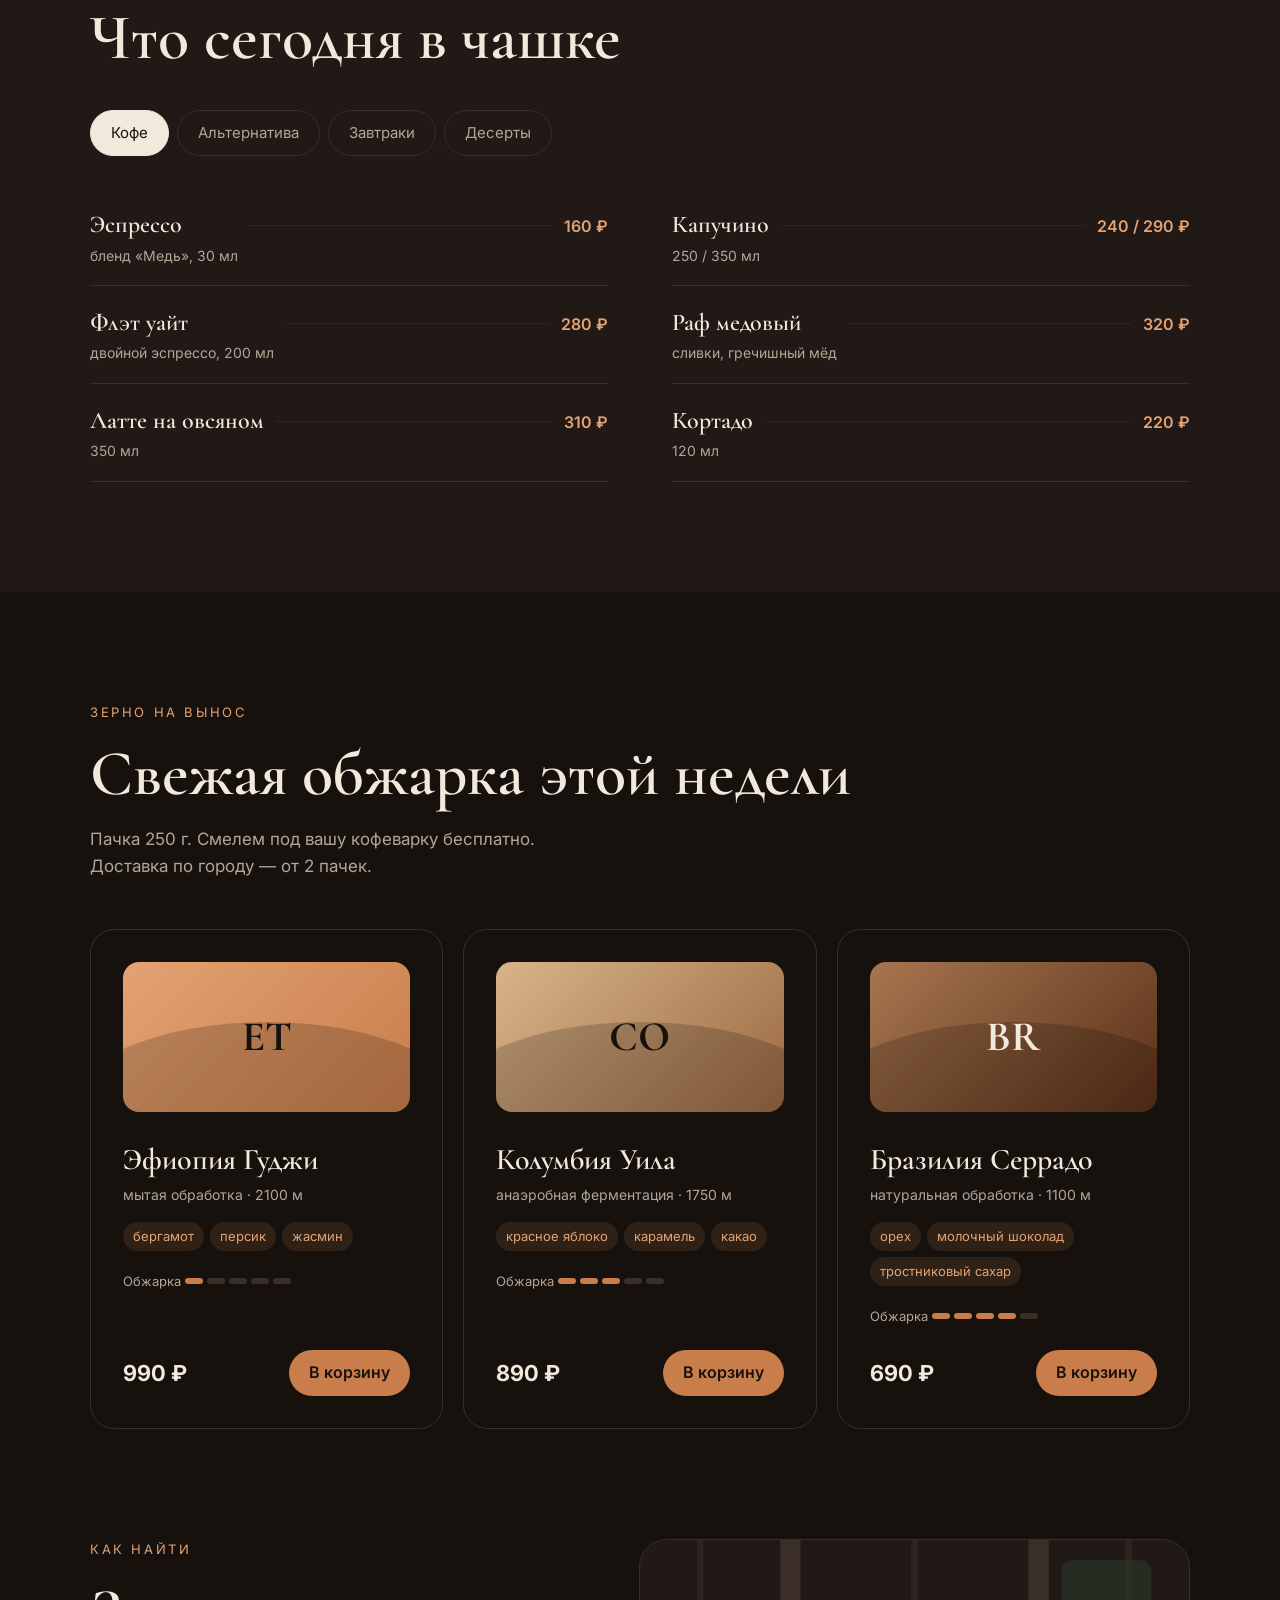
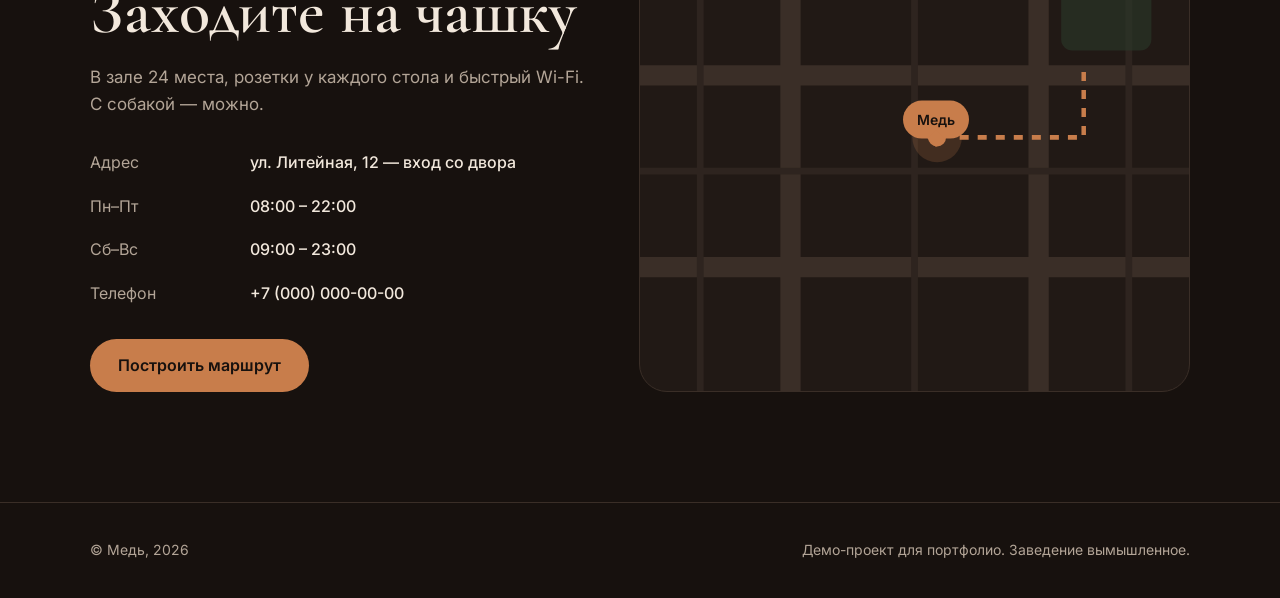
<file: works/coffee/index.html>
<!doctype html>
<html lang="ru">
<head>
<meta charset="utf-8">
<meta name="viewport" content="width=device-width,initial-scale=1">
<title>Медь — кофейня и обжарка</title>
<meta name="description" content="Кофейня с собственной обжаркой. Меню, зерно на вынос, завтраки до 16:00.">
<link rel="preconnect" href="https://fonts.googleapis.com">
<link rel="preconnect" href="https://fonts.gstatic.com" crossorigin>
<link href="https://fonts.googleapis.com/css2?family=Cormorant+Garamond:ital,wght@0,500;0,600;0,700;1,500&family=Inter:wght@400;500;600&display=swap" rel="stylesheet">
<style>
:root{--bg:#17110e;--bg2:#211915;--cream:#f2e8dc;--muted:#b3a597;--copper:#c87d4b;--copper-l:#e3a272;--line:#3a2e27}
*{box-sizing:border-box;margin:0;padding:0}
html{scroll-behavior:smooth}
body{font-family:Inter,system-ui,sans-serif;background:var(--bg);color:var(--cream);line-height:1.6}
a{color:inherit;text-decoration:none}
.wrap{max-width:1140px;margin:0 auto;padding:0 20px}
.serif{font-family:"Cormorant Garamond",Georgia,serif}
header{position:absolute;top:0;left:0;right:0;z-index:10}
.nav{display:flex;justify-content:space-between;align-items:center;height:80px}
.logo{font-family:"Cormorant Garamond",serif;font-size:30px;font-weight:700;letter-spacing:.02em;display:flex;align-items:center;gap:10px}
.logo span{width:28px;height:28px;border-radius:50%;background:radial-gradient(circle at 35% 35%,var(--copper-l),var(--copper) 55%,#7a4425)}
.nav nav{display:flex;gap:32px;font-size:15px;color:var(--muted)}
.nav nav a:hover{color:var(--cream)}
.btn{display:inline-block;padding:14px 28px;border-radius:999px;background:var(--copper);color:var(--bg);font-weight:600;transition:.2s;border:0;cursor:pointer;font:inherit;font-weight:600}
.btn:hover{background:var(--copper-l)}
.btn.line{background:transparent;color:var(--cream);box-shadow:inset 0 0 0 1px var(--muted)}
.btn.line:hover{box-shadow:inset 0 0 0 1px var(--cream)}
.hero{min-height:100vh;display:grid;align-items:center;position:relative;overflow:hidden;padding:120px 0 80px}
.hero::before{content:"";position:absolute;width:780px;height:780px;right:-220px;top:50%;transform:translateY(-50%);border-radius:50%;background:radial-gradient(circle,rgba(200,125,75,.28),transparent 65%)}
.hero .wrap{position:relative;display:grid;grid-template-columns:1.2fr .8fr;gap:40px;align-items:center}
.kicker{font-size:13px;letter-spacing:.2em;text-transform:uppercase;color:var(--copper-l);margin-bottom:20px}
h1{font-family:"Cormorant Garamond",serif;font-weight:600;font-size:clamp(48px,7.4vw,104px);line-height:.95;letter-spacing:-.01em}
h1 em{color:var(--copper-l);font-weight:500}
.hero p{font-size:18px;color:var(--muted);max-width:460px;margin:28px 0 36px}
.hero .actions{display:flex;gap:12px;flex-wrap:wrap}
.cup{width:100%;max-width:380px;justify-self:center}
.hours{display:flex;gap:32px;margin-top:56px;color:var(--muted);font-size:14px;flex-wrap:wrap}
.hours b{display:block;color:var(--cream);font-size:16px;font-weight:600}
section{padding:110px 0}
h2{font-family:"Cormorant Garamond",serif;font-weight:600;font-size:clamp(38px,5vw,64px);line-height:1;margin-bottom:20px}
.sub{color:var(--muted);max-width:520px;font-size:17px}
.about{display:grid;grid-template-columns:1fr 1fr;gap:64px;align-items:end;border-top:1px solid var(--line);padding-top:110px}
.nums{display:grid;grid-template-columns:repeat(3,1fr);gap:20px}
.nums b{font-family:"Cormorant Garamond",serif;font-size:56px;font-weight:600;color:var(--copper-l);display:block;line-height:1}
.nums span{color:var(--muted);font-size:14px}
/* menu */
.menu{background:var(--bg2)}
.tabs{display:flex;gap:8px;margin:40px 0 32px;flex-wrap:wrap}
.tabs button{font:inherit;font-size:15px;padding:10px 20px;border-radius:999px;border:1px solid var(--line);background:transparent;color:var(--muted);cursor:pointer;transition:.2s}
.tabs button.on{background:var(--cream);color:var(--bg);border-color:var(--cream)}
.list{display:none;grid-template-columns:1fr 1fr;column-gap:64px}
.list.on{display:grid}
.item{display:flex;align-items:baseline;gap:12px;padding:18px 0;border-bottom:1px solid var(--line)}
.item h3{font-family:"Cormorant Garamond",serif;font-size:24px;font-weight:600}
.item small{display:block;color:var(--muted);font-size:14px;font-family:Inter}
.item .dots{flex:1;border-bottom:1px dotted var(--line);transform:translateY(-6px)}
.item .p{font-weight:600;color:var(--copper-l);white-space:nowrap}
/* beans */
.beans{display:grid;grid-template-columns:repeat(3,1fr);gap:20px;margin-top:48px}
.bean{border:1px solid var(--line);border-radius:24px;padding:32px;display:flex;flex-direction:column;transition:.25s}
.bean:hover{border-color:var(--copper);transform:translateY(-4px)}
.bean .bag{height:150px;border-radius:16px;margin-bottom:24px;display:grid;place-items:center;position:relative;overflow:hidden}
.bean .bag::after{content:"";position:absolute;inset:auto -20% -60% -20%;height:120%;border-radius:50%;background:rgba(0,0,0,.18)}
.bean .bag span{font-family:"Cormorant Garamond",serif;font-size:42px;font-weight:700;color:var(--bg);position:relative;z-index:1}
.bean h3{font-family:"Cormorant Garamond",serif;font-size:30px;font-weight:600}
.bean .origin{color:var(--muted);font-size:14px;margin-bottom:16px}
.notes{display:flex;gap:6px;flex-wrap:wrap;margin-bottom:20px}
.notes span{font-size:13px;padding:4px 10px;border-radius:999px;background:rgba(200,125,75,.14);color:var(--copper-l)}
.scale{display:flex;gap:4px;margin-bottom:24px;align-items:center;font-size:13px;color:var(--muted)}
.scale i{width:18px;height:6px;border-radius:3px;background:var(--line)}
.scale i.f{background:var(--copper)}
.bean .row{margin-top:auto;display:flex;justify-content:space-between;align-items:center}
.bean .row b{font-size:22px}
.bean .btn{padding:10px 20px}
.toast{position:fixed;bottom:24px;left:50%;transform:translate(-50%,120px);background:var(--cream);color:var(--bg);padding:14px 24px;border-radius:999px;font-weight:600;transition:.35s;z-index:50}
.toast.show{transform:translate(-50%,0)}
/* visit */
.visit{display:grid;grid-template-columns:1fr 1.1fr;gap:48px;align-items:stretch}
.map{border-radius:28px;background:var(--bg2);position:relative;overflow:hidden;min-height:380px;border:1px solid var(--line)}
.map svg{position:absolute;inset:0;width:100%;height:100%}
.pin{position:absolute;left:54%;top:44%;transform:translate(-50%,-100%);background:var(--copper);color:var(--bg);font-weight:600;font-size:14px;padding:8px 14px;border-radius:999px;white-space:nowrap}
.pin::after{content:"";position:absolute;left:50%;bottom:-6px;transform:translateX(-50%) rotate(45deg);width:12px;height:12px;background:var(--copper)}
.info dl{display:grid;grid-template-columns:140px 1fr;gap:18px 20px;margin:32px 0}
.info dt{color:var(--muted)}
.info dd{font-weight:500}
footer{border-top:1px solid var(--line);padding:36px 0;color:var(--muted);font-size:14px}
footer .wrap{display:flex;justify-content:space-between;flex-wrap:wrap;gap:16px}
@media (max-width:900px){
  .nav nav{display:none}
  .hero .wrap,.about,.visit{grid-template-columns:1fr}
  .cup{max-width:240px;order:-1}
  .list{grid-template-columns:1fr}
  .beans{grid-template-columns:1fr}
}
@media (max-width:600px){
  section{padding:80px 0}
  .about{padding-top:80px;gap:40px}
  .nums b{font-size:42px}
  .info dl{grid-template-columns:1fr;gap:4px}
  .info dd{margin-bottom:12px}
  .hero{min-height:auto}
}
</style>
</head>
<body>
<header>
  <div class="wrap nav">
    <a href="#" class="logo"><span></span>Медь</a>
    <nav><a href="#menu">Меню</a><a href="#beans">Зерно</a><a href="#visit">Как найти</a></nav>
    <a href="#beans" class="btn line">Купить зерно</a>
  </div>
</header>

<section class="hero">
  <div class="wrap">
    <div>
      <div class="kicker">Кофейня · обжарка · завтраки</div>
      <h1>Кофе, который мы <em>обжариваем</em> сами</h1>
      <p>Каждую среду жарим свежие лоты в собственном ростере прямо в зале. Через 48 часов они уже в вашей чашке.</p>
      <div class="actions"><a href="#menu" class="btn">Смотреть меню</a><a href="#visit" class="btn line">Как добраться</a></div>
      <div class="hours"><div><b>Пн–Пт</b>08:00 – 22:00</div><div><b>Сб–Вс</b>09:00 – 23:00</div><div><b>Завтраки</b>до 16:00</div></div>
    </div>
    <svg class="cup" viewBox="0 0 300 300" aria-hidden="true">
      <defs><radialGradient id="cf" cx=".4" cy=".35"><stop offset="0" stop-color="#9a5a33"/><stop offset=".6" stop-color="#5a3018"/><stop offset="1" stop-color="#2a160b"/></radialGradient></defs>
      <ellipse cx="150" cy="250" rx="130" ry="24" fill="#000" opacity=".35"/>
      <ellipse cx="150" cy="232" rx="128" ry="34" fill="#2a201b" stroke="#3a2e27" stroke-width="2"/>
      <path d="M58 120 Q62 228 150 232 Q238 228 242 120 Z" fill="#f2e8dc"/>
      <path d="M240 140 q46 4 40 40 q-6 30 -48 24" fill="none" stroke="#f2e8dc" stroke-width="14"/>
      <ellipse cx="150" cy="120" rx="92" ry="26" fill="url(#cf)" stroke="#f2e8dc" stroke-width="6"/>
      <path d="M128 112 q22 -16 44 0 q-22 22 -44 0z" fill="#e3a272" opacity=".85"/>
      <g fill="none" stroke="#b3a597" stroke-width="3" stroke-linecap="round" opacity=".5">
        <path d="M120 80 q-12 -18 0 -36 q12 -18 0 -36"/><path d="M150 76 q-12 -18 0 -36 q12 -18 0 -36"/><path d="M180 80 q-12 -18 0 -36 q12 -18 0 -36"/>
      </g>
    </svg>
  </div>
</section>

<section style="padding-top:0">
  <div class="wrap about">
    <div>
      <div class="kicker">О нас</div>
      <h2>Маленький ростер<br>и большая любовь к зерну</h2>
      <p class="sub">Покупаем зелёное зерно напрямую у ферм Эфиопии, Колумбии и Бразилии. Профиль обжарки подбираем под каждый лот — чтобы раскрыть его, а не спрятать.</p>
    </div>
    <div class="nums">
      <div><b>14</b><span>лотов в году</span></div>
      <div><b>48 ч</b><span>от обжарки до чашки</span></div>
      <div><b>86+</b><span>баллов SCA у каждого лота</span></div>
    </div>
  </div>
</section>

<section class="menu" id="menu">
  <div class="wrap">
    <div class="kicker">Меню</div>
    <h2>Что сегодня в чашке</h2>
    <div class="tabs" role="tablist">
      <button class="on" data-t="coffee">Кофе</button>
      <button data-t="alt">Альтернатива</button>
      <button data-t="food">Завтраки</button>
      <button data-t="sweet">Десерты</button>
    </div>
    <div class="list on" id="coffee">
      <div class="item"><div><h3>Эспрессо</h3><small>бленд «Медь», 30 мл</small></div><span class="dots"></span><span class="p">160 ₽</span></div>
      <div class="item"><div><h3>Капучино</h3><small>250 / 350 мл</small></div><span class="dots"></span><span class="p">240 / 290 ₽</span></div>
      <div class="item"><div><h3>Флэт уайт</h3><small>двойной эспрессо, 200 мл</small></div><span class="dots"></span><span class="p">280 ₽</span></div>
      <div class="item"><div><h3>Раф медовый</h3><small>сливки, гречишный мёд</small></div><span class="dots"></span><span class="p">320 ₽</span></div>
      <div class="item"><div><h3>Латте на овсяном</h3><small>350 мл</small></div><span class="dots"></span><span class="p">310 ₽</span></div>
      <div class="item"><div><h3>Кортадо</h3><small>120 мл</small></div><span class="dots"></span><span class="p">220 ₽</span></div>
    </div>
    <div class="list" id="alt">
      <div class="item"><div><h3>Воронка V60</h3><small>лот дня на выбор</small></div><span class="dots"></span><span class="p">290 ₽</span></div>
      <div class="item"><div><h3>Аэропресс</h3><small>лот дня на выбор</small></div><span class="dots"></span><span class="p">270 ₽</span></div>
      <div class="item"><div><h3>Колд брю</h3><small>настой 18 часов</small></div><span class="dots"></span><span class="p">260 ₽</span></div>
      <div class="item"><div><h3>Батч брю</h3><small>фильтр-кофе, 250 мл</small></div><span class="dots"></span><span class="p">190 ₽</span></div>
    </div>
    <div class="list" id="food">
      <div class="item"><div><h3>Сырники</h3><small>сметана, ягодный соус</small></div><span class="dots"></span><span class="p">390 ₽</span></div>
      <div class="item"><div><h3>Шакшука</h3><small>томаты, перец, фета</small></div><span class="dots"></span><span class="p">450 ₽</span></div>
      <div class="item"><div><h3>Тост с авокадо</h3><small>яйцо пашот, микрозелень</small></div><span class="dots"></span><span class="p">490 ₽</span></div>
      <div class="item"><div><h3>Гранола</h3><small>йогурт, сезонные ягоды</small></div><span class="dots"></span><span class="p">340 ₽</span></div>
    </div>
    <div class="list" id="sweet">
      <div class="item"><div><h3>Баскский чизкейк</h3><small>кусок</small></div><span class="dots"></span><span class="p">320 ₽</span></div>
      <div class="item"><div><h3>Круассан</h3><small>классический / миндальный</small></div><span class="dots"></span><span class="p">180 / 240 ₽</span></div>
      <div class="item"><div><h3>Кардамоновая булочка</h3><small>по шведскому рецепту</small></div><span class="dots"></span><span class="p">210 ₽</span></div>
      <div class="item"><div><h3>Брауни</h3><small>с солёной карамелью</small></div><span class="dots"></span><span class="p">250 ₽</span></div>
    </div>
  </div>
</section>

<section id="beans">
  <div class="wrap">
    <div class="kicker">Зерно на вынос</div>
    <h2>Свежая обжарка этой недели</h2>
    <p class="sub">Пачка 250 г. Смелем под вашу кофеварку бесплатно. Доставка по городу — от 2 пачек.</p>
    <div class="beans">
      <article class="bean">
        <div class="bag" style="background:linear-gradient(135deg,#e3a272,#c87d4b)"><span>ET</span></div>
        <h3>Эфиопия Гуджи</h3><div class="origin">мытая обработка · 2100 м</div>
        <div class="notes"><span>бергамот</span><span>персик</span><span>жасмин</span></div>
        <div class="scale">Обжарка <i class="f"></i><i></i><i></i><i></i><i></i></div>
        <div class="row"><b>990 ₽</b><button class="btn" data-n="Эфиопия Гуджи">В корзину</button></div>
      </article>
      <article class="bean">
        <div class="bag" style="background:linear-gradient(135deg,#d8b48a,#9b6a43)"><span>CO</span></div>
        <h3>Колумбия Уила</h3><div class="origin">анаэробная ферментация · 1750 м</div>
        <div class="notes"><span>красное яблоко</span><span>карамель</span><span>какао</span></div>
        <div class="scale">Обжарка <i class="f"></i><i class="f"></i><i class="f"></i><i></i><i></i></div>
        <div class="row"><b>890 ₽</b><button class="btn" data-n="Колумбия Уила">В корзину</button></div>
      </article>
      <article class="bean">
        <div class="bag" style="background:linear-gradient(135deg,#a77650,#5a3018)"><span style="color:#f2e8dc">BR</span></div>
        <h3>Бразилия Серрадо</h3><div class="origin">натуральная обработка · 1100 м</div>
        <div class="notes"><span>орех</span><span>молочный шоколад</span><span>тростниковый сахар</span></div>
        <div class="scale">Обжарка <i class="f"></i><i class="f"></i><i class="f"></i><i class="f"></i><i></i></div>
        <div class="row"><b>690 ₽</b><button class="btn" data-n="Бразилия Серрадо">В корзину</button></div>
      </article>
    </div>
  </div>
</section>

<section id="visit" style="padding-top:0">
  <div class="wrap visit">
    <div class="info">
      <div class="kicker">Как найти</div>
      <h2>Заходите на чашку</h2>
      <p class="sub">В зале 24 места, розетки у каждого стола и быстрый Wi-Fi. С собакой — можно.</p>
      <dl>
        <dt>Адрес</dt><dd>ул. Литейная, 12 — вход со двора</dd>
        <dt>Пн–Пт</dt><dd>08:00 – 22:00</dd>
        <dt>Сб–Вс</dt><dd>09:00 – 23:00</dd>
        <dt>Телефон</dt><dd>+7 (000) 000-00-00</dd>
      </dl>
      <a href="#" class="btn">Построить маршрут</a>
    </div>
    <div class="map">
      <svg viewBox="0 0 500 400" preserveAspectRatio="xMidYMid slice" aria-hidden="true">
        <g stroke="#3a2e27" stroke-width="18" fill="none"><path d="M-10 120 H520 M-10 290 H520 M140 -10 V410 M360 -10 V410"/></g>
        <g stroke="#2e241f" stroke-width="6" fill="none"><path d="M-10 205 H520 M250 -10 V410 M60 -10 V410 M440 -10 V410"/></g>
        <path d="M290 175 L400 175 L400 112" stroke="#c87d4b" stroke-width="4" stroke-dasharray="8 8" fill="none"/>
        <circle cx="270" cy="175" r="8" fill="#c87d4b"/>
        <circle cx="270" cy="175" r="22" fill="#c87d4b" opacity=".2"/>
        <rect x="380" y="18" width="80" height="80" rx="10" fill="#2a3a2a" opacity=".6"/>
      </svg>
      <div class="pin">Медь</div>
    </div>
  </div>
</section>

<footer>
  <div class="wrap"><span>© Медь, 2026</span><span>Демо-проект для портфолио. Заведение вымышленное.</span></div>
</footer>
<div class="toast" id="toast"></div>

<script>
document.querySelectorAll('.tabs button').forEach(b => b.addEventListener('click', () => {
  document.querySelectorAll('.tabs button, .list').forEach(x => x.classList.remove('on'));
  b.classList.add('on');
  document.getElementById(b.dataset.t).classList.add('on');
}));
const toast = document.getElementById('toast');
let timer;
document.querySelectorAll('.bean .btn').forEach(b => b.addEventListener('click', () => {
  toast.textContent = b.dataset.n + ' — добавлено в корзину';
  toast.classList.add('show');
  clearTimeout(timer);
  timer = setTimeout(() => toast.classList.remove('show'), 2200);
}));
</script>
</body>
</html>
</file>
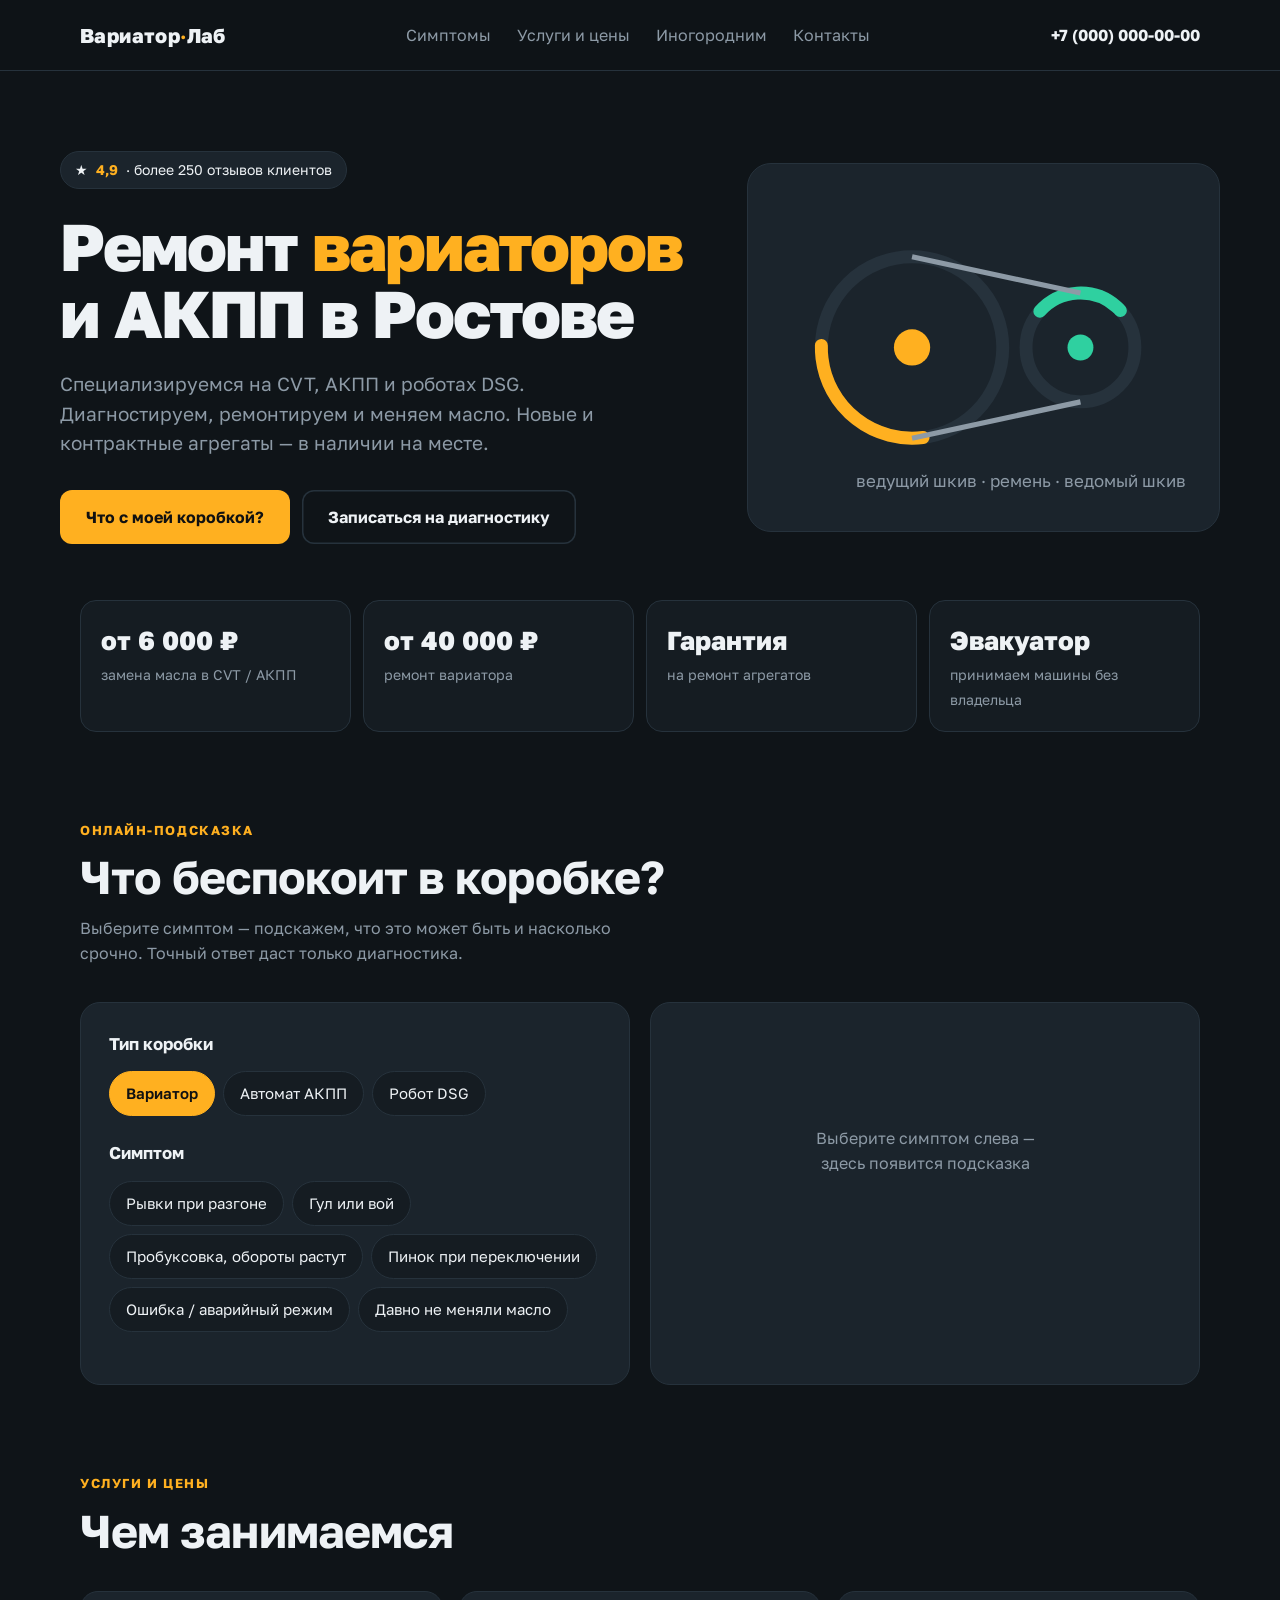
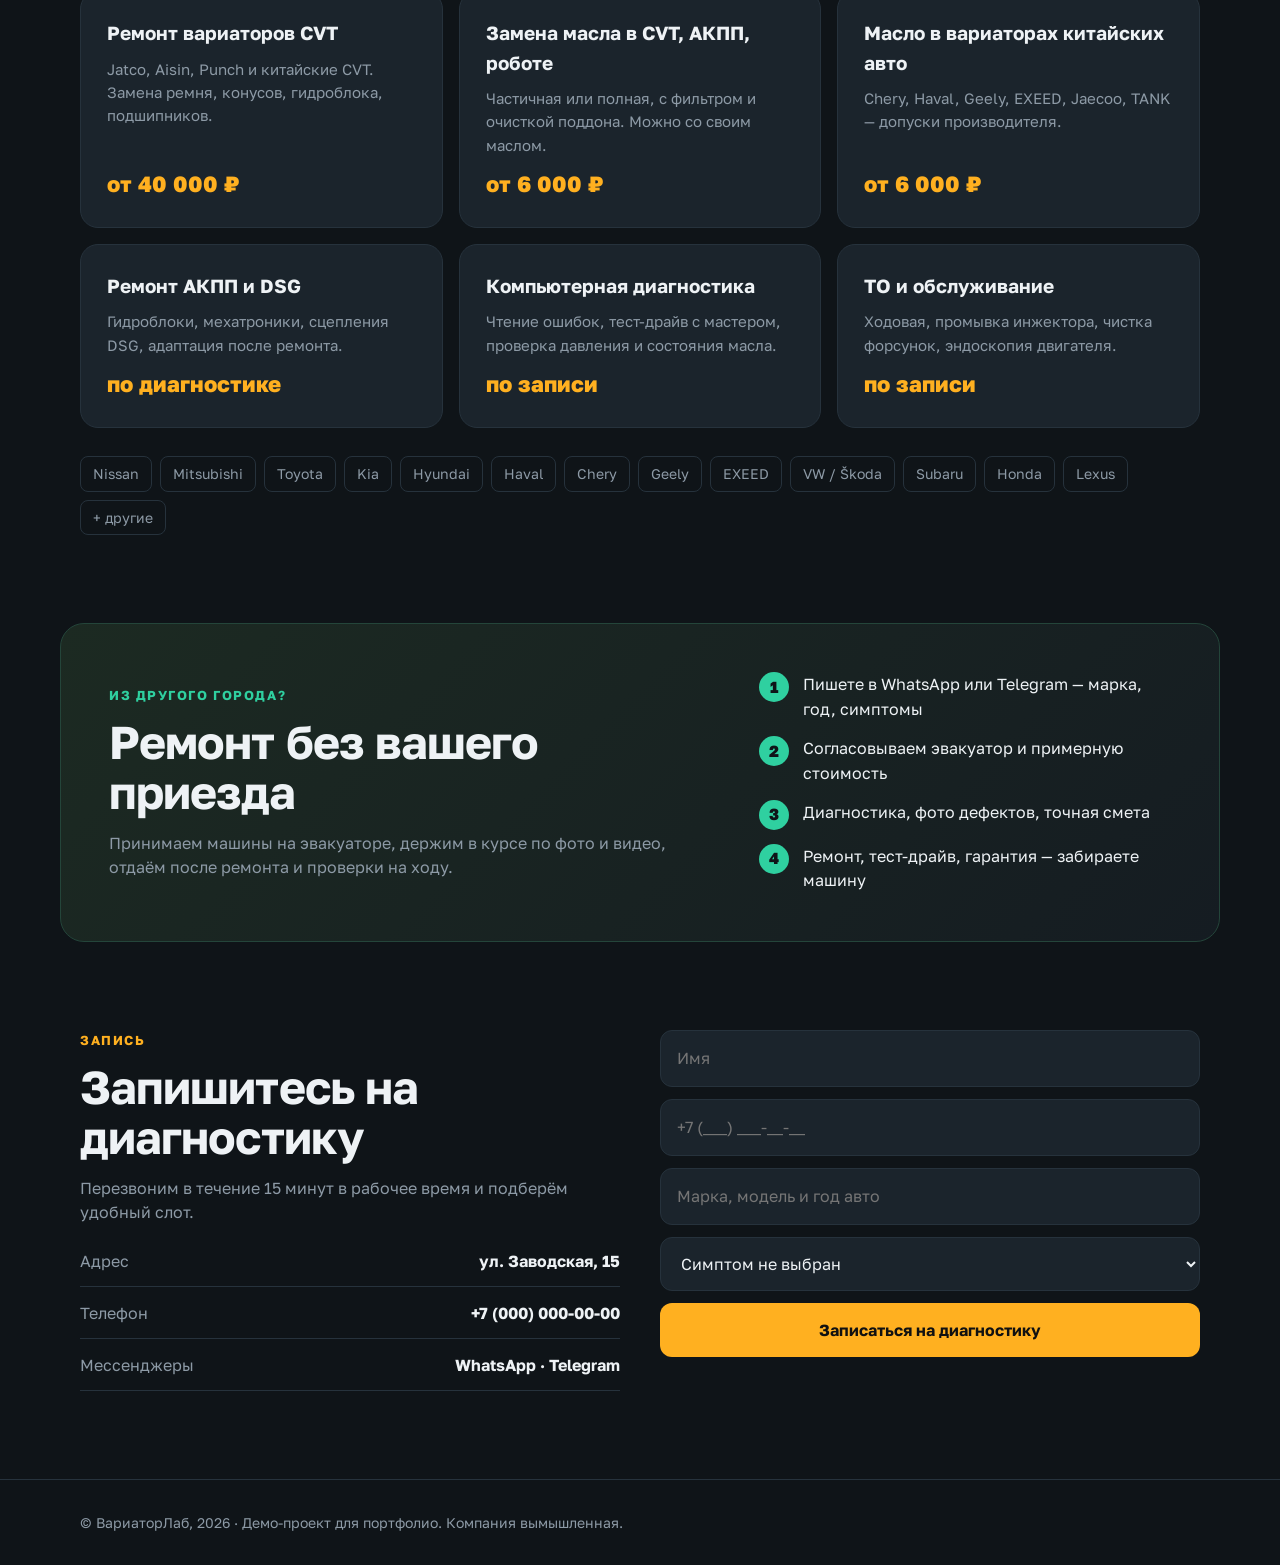
<file: works/cvt/index.html>
<!doctype html>
<html lang="ru">
<head>
<meta charset="utf-8">
<meta name="viewport" content="width=device-width,initial-scale=1">
<title>ВариаторЛаб — ремонт вариаторов и АКПП в Ростове-на-Дону</title>
<link rel="preconnect" href="https://fonts.googleapis.com">
<link rel="preconnect" href="https://fonts.gstatic.com" crossorigin>
<link href="https://fonts.googleapis.com/css2?family=Golos+Text:wght@400;500;600;700;800&display=swap" rel="stylesheet">
<style>
:root{--bg:#0f1418;--bg2:#151c22;--card:#1b242c;--ink:#eef2f5;--muted:#8d9aa6;--line:#26323c;--acc:#ffb020;--acc2:#2fd0a0}
*{box-sizing:border-box;margin:0;padding:0}
html{scroll-behavior:smooth}
body{font-family:"Golos Text",system-ui,sans-serif;background:var(--bg);color:var(--ink);line-height:1.55}
a{color:inherit;text-decoration:none}
.wrap{max-width:1160px;margin:0 auto;padding:0 20px}
.concept{background:#ffb020;color:#111;font-size:13px;text-align:center;padding:8px 16px;font-weight:600}
header{border-bottom:1px solid var(--line);position:sticky;top:0;background:rgba(15,20,24,.92);backdrop-filter:blur(10px);z-index:20}
.nav{height:70px;display:flex;align-items:center;justify-content:space-between;gap:16px}
.logo{font-weight:800;font-size:20px;letter-spacing:.02em}
.logo b{color:var(--acc)}
.nav nav{display:flex;gap:26px;color:var(--muted)}
.nav nav a:hover{color:var(--ink)}
.tel{font-weight:700;white-space:nowrap}
.btn{display:inline-flex;align-items:center;justify-content:center;gap:8px;background:var(--acc);color:#111;font:inherit;font-weight:700;padding:15px 26px;border-radius:12px;border:0;cursor:pointer;transition:.2s}
.btn:hover{filter:brightness(1.08);transform:translateY(-1px)}
.btn.ghost{background:transparent;color:var(--ink);box-shadow:inset 0 0 0 1.5px var(--line)}
.hero{padding:80px 0 64px;display:grid;grid-template-columns:1.15fr .85fr;gap:48px;align-items:center}
.pill{display:inline-flex;gap:8px;align-items:center;background:var(--card);border:1px solid var(--line);border-radius:999px;padding:7px 14px;font-size:14px;margin-bottom:24px}
.pill b{color:var(--acc)}
h1{font-size:clamp(36px,5.6vw,66px);line-height:1.02;letter-spacing:-.03em;font-weight:800}
h1 span{color:var(--acc)}
.lead{font-size:19px;color:var(--muted);margin:22px 0 32px;max-width:560px}
.row{display:flex;gap:12px;flex-wrap:wrap}
.gear{background:var(--card);border:1px solid var(--line);border-radius:24px;padding:28px}
.gear svg{width:100%;height:auto;display:block}
.facts{display:grid;grid-template-columns:repeat(4,1fr);gap:12px;margin-top:-8px}
.hero>*,.facts>*,.diag>*,.svc>*,.far>*,.cta>*{min-width:0}
.facts div{background:var(--bg2);border:1px solid var(--line);border-radius:16px;padding:20px}
.facts b{display:block;font-size:26px;font-weight:800}
.facts span{color:var(--muted);font-size:14px}
section{padding:88px 0}
.k{color:var(--acc);font-weight:700;font-size:13px;letter-spacing:.12em;text-transform:uppercase;margin-bottom:12px}
h2{font-size:clamp(28px,3.8vw,46px);line-height:1.08;letter-spacing:-.02em;margin-bottom:14px}
.sub{color:var(--muted);max-width:560px}
/* diag */
.diag{display:grid;grid-template-columns:1fr 1fr;gap:20px;margin-top:36px}
.panel{background:var(--card);border:1px solid var(--line);border-radius:20px;padding:28px}
.panel h3{font-size:17px;margin-bottom:14px}
.chips{display:flex;flex-wrap:wrap;gap:8px;margin-bottom:24px}
.chips button{font:inherit;font-size:15px;background:var(--bg2);color:var(--ink);border:1px solid var(--line);border-radius:999px;padding:10px 16px;cursor:pointer;transition:.15s}
.chips button.on{background:var(--acc);color:#111;border-color:var(--acc);font-weight:600}
.ans{display:flex;flex-direction:column;gap:14px}
.ans .lvl{display:inline-block;font-size:13px;font-weight:700;padding:5px 12px;border-radius:999px;width:max-content}
.ans h3{font-size:24px;line-height:1.2}
.ans p{color:var(--muted)}
.ans ul{list-style:none;display:grid;gap:8px}
.ans li{display:flex;gap:10px}
.ans li::before{content:"→";color:var(--acc)}
.empty{color:var(--muted);display:grid;place-items:center;text-align:center;min-height:240px}
/* services */
.svc{display:grid;grid-template-columns:repeat(3,1fr);gap:16px;margin-top:36px}
.s{background:var(--card);border:1px solid var(--line);border-radius:18px;padding:26px;display:flex;flex-direction:column;gap:10px}
.s h3{font-size:19px}
.s p{color:var(--muted);font-size:15px;flex:1}
.s .pr{font-weight:800;font-size:22px;color:var(--acc)}
.brands{display:flex;flex-wrap:wrap;gap:8px;margin-top:28px}
.brands span{font-size:14px;color:var(--muted);border:1px solid var(--line);border-radius:8px;padding:6px 12px}
/* far */
.far{background:linear-gradient(135deg,#1c2a22,#151c22);border:1px solid #24453a;border-radius:24px;padding:48px;display:grid;grid-template-columns:1.2fr .8fr;gap:32px;align-items:center}
.far ol{list-style:none;counter-reset:f;display:grid;gap:14px}
.far li{counter-increment:f;display:flex;gap:14px;align-items:flex-start}
.far li::before{content:counter(f);min-width:30px;height:30px;border-radius:50%;background:var(--acc2);color:#0f1418;font-weight:800;display:grid;place-items:center}
/* form */
.cta{display:grid;grid-template-columns:1fr 1fr;gap:40px;align-items:start}
form{display:grid;gap:12px}
input,select{font:inherit;padding:15px 16px;border-radius:12px;border:1px solid var(--line);background:var(--card);color:var(--ink);width:100%}
input:focus,select:focus{outline:none;border-color:var(--acc)}
.ok{display:none;background:#163a2e;color:#9ff0cf;padding:16px;border-radius:12px;font-weight:600}
.info{display:grid;gap:14px;margin-top:24px}
.info div{display:flex;justify-content:space-between;gap:16px;border-bottom:1px solid var(--line);padding-bottom:12px}
.info span{color:var(--muted)}
footer{border-top:1px solid var(--line);padding:32px 0;color:var(--muted);font-size:14px}
@media (max-width:920px){
  .nav nav,.tel{display:none}
  .hero,.diag,.far,.cta{grid-template-columns:1fr}
  .svc{grid-template-columns:1fr 1fr}
  .facts{grid-template-columns:1fr 1fr}
}
@media (max-width:600px){
  section{padding:64px 0}.hero{padding:44px 0}
  .svc{grid-template-columns:1fr}
  .far{padding:28px 20px}
  .panel{padding:20px}
}
</style>
</head>
<body>
<header>
  <div class="wrap nav">
    <a href="#" class="logo">Вариатор<b>·</b>Лаб</a>
    <nav><a href="#diag">Симптомы</a><a href="#svc">Услуги и цены</a><a href="#far">Иногородним</a><a href="#contacts">Контакты</a></nav>
    <a class="tel" href="tel:+70000000000">+7 (000) 000-00-00</a>
  </div>
</header>

<main>
<div class="wrap hero">
  <div>
    <div class="pill">★ <b>4,9</b> · более 250 отзывов клиентов</div>
    <h1>Ремонт <span>вариаторов</span> и АКПП в Ростове</h1>
    <p class="lead">Специализируемся на CVT, АКПП и роботах DSG. Диагностируем, ремонтируем и меняем масло. Новые и контрактные агрегаты — в наличии на месте.</p>
    <div class="row"><a href="#diag" class="btn">Что с моей коробкой?</a><a href="#contacts" class="btn ghost">Записаться на диагностику</a></div>
  </div>
  <div class="gear">
    <svg viewBox="0 0 320 240" aria-hidden="true">
      <g fill="none" stroke-width="10">
        <circle cx="105" cy="120" r="70" stroke="#26323c"/>
        <circle cx="105" cy="120" r="70" stroke="#ffb020" stroke-dasharray="120 320" stroke-linecap="round"><animateTransform attributeName="transform" type="rotate" from="0 105 120" to="360 105 120" dur="6s" repeatCount="indefinite"/></circle>
        <circle cx="235" cy="120" r="42" stroke="#26323c"/>
        <circle cx="235" cy="120" r="42" stroke="#2fd0a0" stroke-dasharray="70 200" stroke-linecap="round"><animateTransform attributeName="transform" type="rotate" from="360 235 120" to="0 235 120" dur="3.6s" repeatCount="indefinite"/></circle>
      </g>
      <path d="M105 50 L235 78 M105 190 L235 162" stroke="#8d9aa6" stroke-width="4"/>
      <circle cx="105" cy="120" r="14" fill="#ffb020"/><circle cx="235" cy="120" r="10" fill="#2fd0a0"/>
      <text x="62" y="228" fill="#8d9aa6" font-family="Golos Text" font-size="13">ведущий шкив · ремень · ведомый шкив</text>
    </svg>
  </div>
</div>
<div class="wrap facts">
  <div><b>от 6 000 ₽</b><span>замена масла в CVT / АКПП</span></div>
  <div><b>от 40 000 ₽</b><span>ремонт вариатора</span></div>
  <div><b>Гарантия</b><span>на ремонт агрегатов</span></div>
  <div><b>Эвакуатор</b><span>принимаем машины без владельца</span></div>
</div>

<section id="diag">
  <div class="wrap">
    <div class="k">Онлайн-подсказка</div>
    <h2>Что беспокоит в коробке?</h2>
    <p class="sub">Выберите симптом — подскажем, что это может быть и насколько срочно. Точный ответ даст только диагностика.</p>
    <div class="diag">
      <div class="panel">
        <h3>Тип коробки</h3>
        <div class="chips" id="box"><button class="on" data-v="cvt">Вариатор</button><button data-v="at">Автомат АКПП</button><button data-v="dsg">Робот DSG</button></div>
        <h3>Симптом</h3>
        <div class="chips" id="sym">
          <button data-v="jerk">Рывки при разгоне</button>
          <button data-v="hum">Гул или вой</button>
          <button data-v="slip">Пробуксовка, обороты растут</button>
          <button data-v="kick">Пинок при переключении</button>
          <button data-v="err">Ошибка / аварийный режим</button>
          <button data-v="oil">Давно не меняли масло</button>
        </div>
      </div>
      <div class="panel ans" id="ans"><div class="empty">Выберите симптом слева —<br>здесь появится подсказка</div></div>
    </div>
  </div>
</section>

<section id="svc" style="padding-top:0">
  <div class="wrap">
    <div class="k">Услуги и цены</div>
    <h2>Чем занимаемся</h2>
    <div class="svc">
      <div class="s"><h3>Ремонт вариаторов CVT</h3><p>Jatco, Aisin, Punch и китайские CVT. Замена ремня, конусов, гидроблока, подшипников.</p><div class="pr">от 40 000 ₽</div></div>
      <div class="s"><h3>Замена масла в CVT, АКПП, роботе</h3><p>Частичная или полная, с фильтром и очисткой поддона. Можно со своим маслом.</p><div class="pr">от 6 000 ₽</div></div>
      <div class="s"><h3>Масло в вариаторах китайских авто</h3><p>Chery, Haval, Geely, EXEED, Jaecoo, TANK — допуски производителя.</p><div class="pr">от 6 000 ₽</div></div>
      <div class="s"><h3>Ремонт АКПП и DSG</h3><p>Гидроблоки, мехатроники, сцепления DSG, адаптация после ремонта.</p><div class="pr">по диагностике</div></div>
      <div class="s"><h3>Компьютерная диагностика</h3><p>Чтение ошибок, тест-драйв с мастером, проверка давления и состояния масла.</p><div class="pr">по записи</div></div>
      <div class="s"><h3>ТО и обслуживание</h3><p>Ходовая, промывка инжектора, чистка форсунок, эндоскопия двигателя.</p><div class="pr">по записи</div></div>
    </div>
    <div class="brands"><span>Nissan</span><span>Mitsubishi</span><span>Toyota</span><span>Kia</span><span>Hyundai</span><span>Haval</span><span>Chery</span><span>Geely</span><span>EXEED</span><span>VW / Škoda</span><span>Subaru</span><span>Honda</span><span>Lexus</span><span>+ другие</span></div>
  </div>
</section>

<section id="far" style="padding-top:0">
  <div class="wrap far">
    <div>
      <div class="k" style="color:var(--acc2)">Из другого города?</div>
      <h2>Ремонт без вашего приезда</h2>
      <p class="sub">Принимаем машины на эвакуаторе, держим в курсе по фото и видео, отдаём после ремонта и проверки на ходу.</p>
    </div>
    <ol>
      <li>Пишете в WhatsApp или Telegram — марка, год, симптомы</li>
      <li>Согласовываем эвакуатор и примерную стоимость</li>
      <li>Диагностика, фото дефектов, точная смета</li>
      <li>Ремонт, тест-драйв, гарантия — забираете машину</li>
    </ol>
  </div>
</section>

<section id="contacts" style="padding-top:0">
  <div class="wrap cta">
    <div>
      <div class="k">Запись</div>
      <h2>Запишитесь на диагностику</h2>
      <p class="sub">Перезвоним в течение 15 минут в рабочее время и подберём удобный слот.</p>
      <div class="info">
        <div><span>Адрес</span><b>ул. Заводская, 15</b></div>
        <div><span>Телефон</span><b>+7 (000) 000-00-00</b></div>
        <div><span>Мессенджеры</span><b>WhatsApp · Telegram</b></div>
      </div>
    </div>
    <form id="f">
      <input placeholder="Имя" required>
      <input type="tel" placeholder="+7 (___) ___-__-__" required>
      <input placeholder="Марка, модель и год авто">
      <select id="fsym"><option>Симптом не выбран</option></select>
      <button class="btn" type="submit">Записаться на диагностику</button>
      <div class="ok" id="ok">Заявка отправлена — скоро перезвоним!</div>
    </form>
  </div>
</section>
</main>
<footer><div class="wrap">© ВариаторЛаб, 2026 · Демо-проект для портфолио. Компания вымышленная.</div></footer>

<script>
const D = {
  jerk:{l:'Стоит проверить скоро',c:'#ffb020',t:'Рывки чаще всего — износ масла или клапанов гидроблока',p:'Если не тянуть, обычно хватает замены масла и чистки гидроблока. Запущенный случай ведёт к замене ремня или конусов.',d:['Проверить состояние и уровень масла','Считать ошибки и адаптации','Тест-драйв с мастером']},
  hum:{l:'Не откладывайте',c:'#ff6b4a',t:'Гул — типичный признак износа подшипников',p:'Подшипники меняются относительно недорого, но если продолжать ездить, стружка повредит конусы и ремень.',d:['Диагностика на подъёмнике','Оценка стружки на магнитах поддона','Смета до начала работ']},
  slip:{l:'Срочно',c:'#ff6b4a',t:'Пробуксовка ремня — коробка на грани',p:'Обороты растут, а скорость нет — так проявляется проскальзывание ремня. Лучше не ездить, а приехать на эвакуаторе.',d:['Эвакуатор до сервиса','Вскрытие и дефектовка','Ремонт или контрактный агрегат']},
  kick:{l:'Стоит проверить скоро',c:'#ffb020',t:'Пинки — гидроблок, масло или адаптация',p:'Часто решается заменой масла и адаптацией, реже — ремонтом гидроблока или мехатроника.',d:['Проверка давления','Замена масла с фильтром','Адаптация коробки']},
  err:{l:'Срочно',c:'#ff6b4a',t:'Аварийный режим защищает коробку от поломки',p:'Ошибка может быть мелочью вроде датчика, а может — признаком серьёзного износа. Без диагностики не понять.',d:['Чтение кодов ошибок','Проверка датчиков и проводки','Решение по ремонту']},
  oil:{l:'Профилактика',c:'#2fd0a0',t:'Замена масла — лучшая страховка коробки',p:'Для вариаторов и АКПП рекомендуют менять масло каждые 40–60 тыс. км. Это в разы дешевле любого ремонта.',d:['Масло с допуском производителя','Замена фильтра и очистка поддона','Выставление уровня на прогретой коробке']}
};
const boxes={cvt:'вариатор',at:'АКПП',dsg:'робот DSG'};
const st={box:'cvt',sym:null};
const fsym=document.getElementById('fsym');
['Рывки при разгоне','Гул или вой','Пробуксовка','Пинок при переключении','Ошибка на панели','Плановая замена масла'].forEach(s=>fsym.add(new Option(s)));
function chips(id,key){document.querySelectorAll('#'+id+' button').forEach(b=>b.onclick=()=>{document.querySelectorAll('#'+id+' button').forEach(x=>x.classList.remove('on'));b.classList.add('on');st[key]=b.dataset.v;render();});}
chips('box','box');chips('sym','sym');
function render(){
  if(!st.sym) return;
  const d=D[st.sym];
  document.getElementById('ans').innerHTML=`<span class="lvl" style="background:${d.c}22;color:${d.c}">${d.l}</span><h3>${d.t}</h3><p>${d.p} Тип коробки: ${boxes[st.box]}.</p><ul>${d.d.map(x=>'<li>'+x+'</li>').join('')}</ul><a href="#contacts" class="btn" style="margin-top:8px">Записаться на диагностику</a>`;
  fsym.selectedIndex=Object.keys(D).indexOf(st.sym)+1;
}
document.getElementById('f').onsubmit=e=>{e.preventDefault();document.getElementById('ok').style.display='block';e.target.querySelector('button').disabled=true;};
</script>
</body>
</html>
</file>
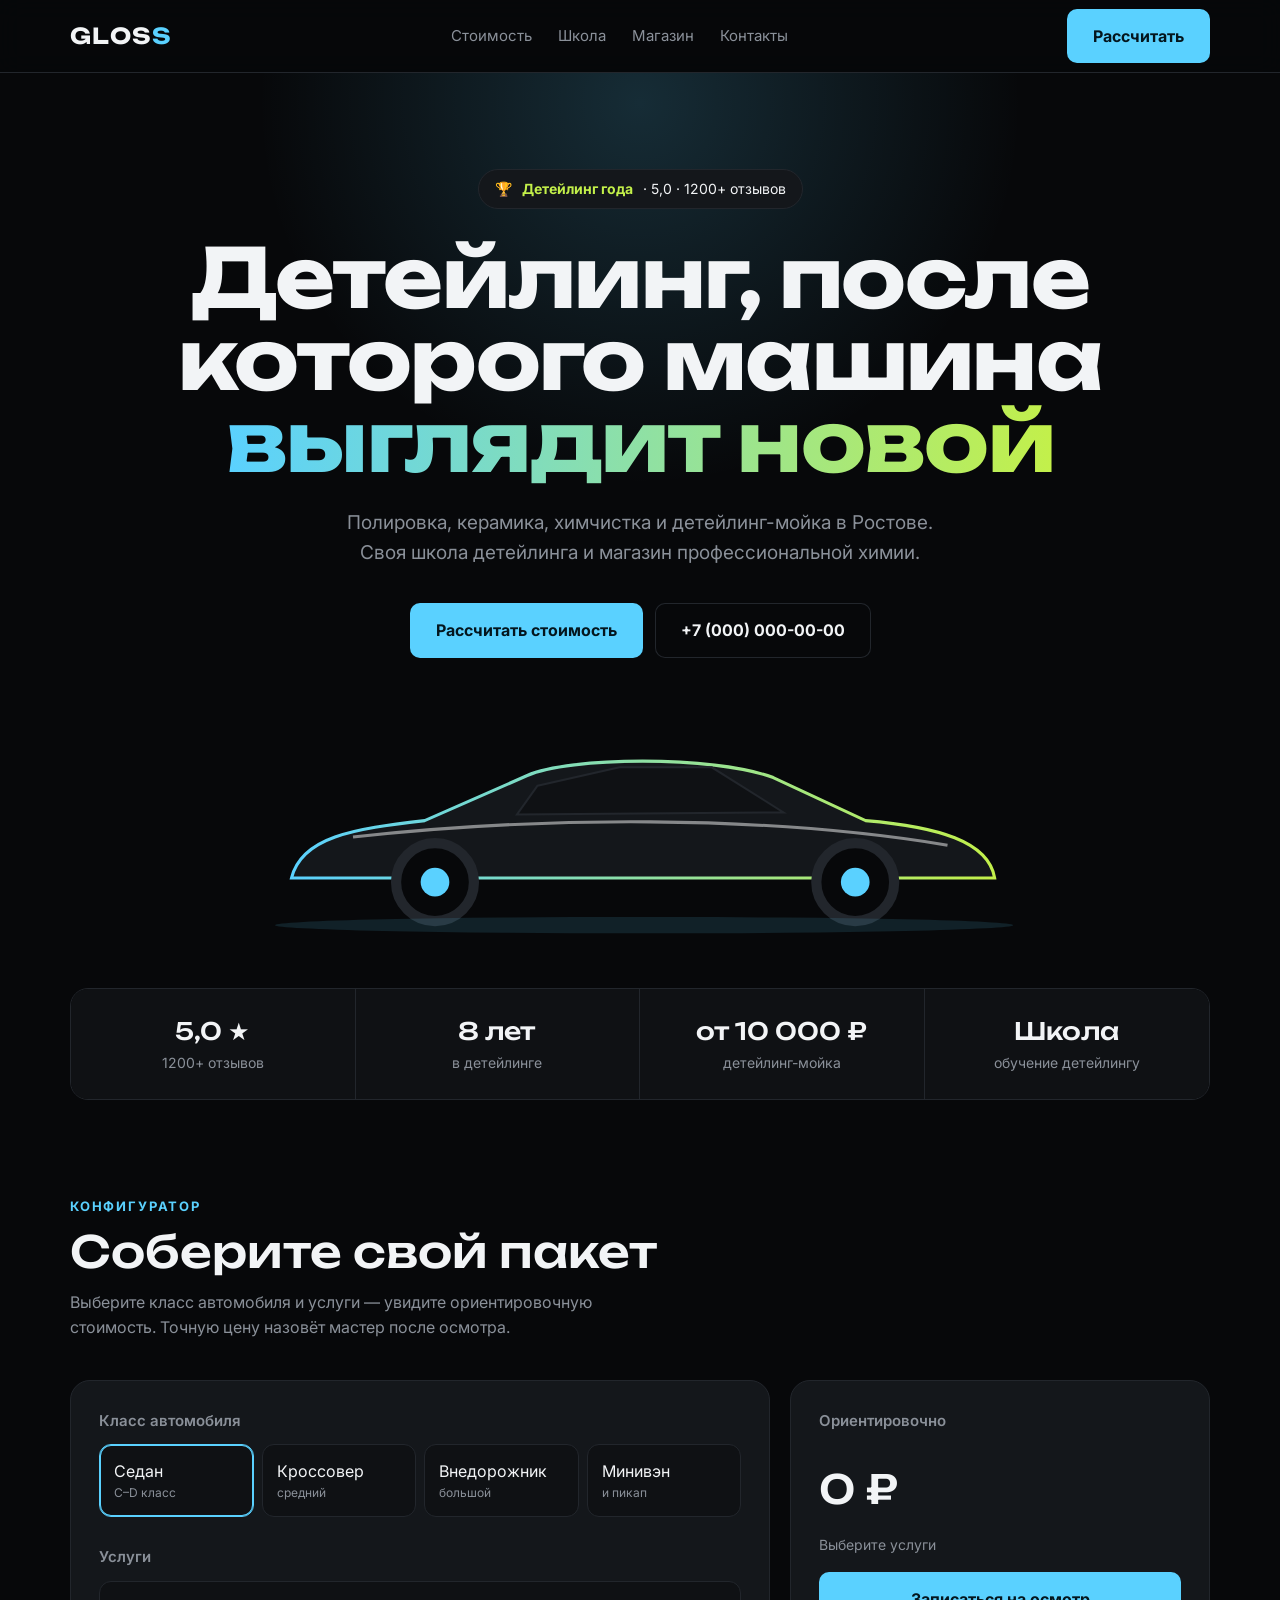
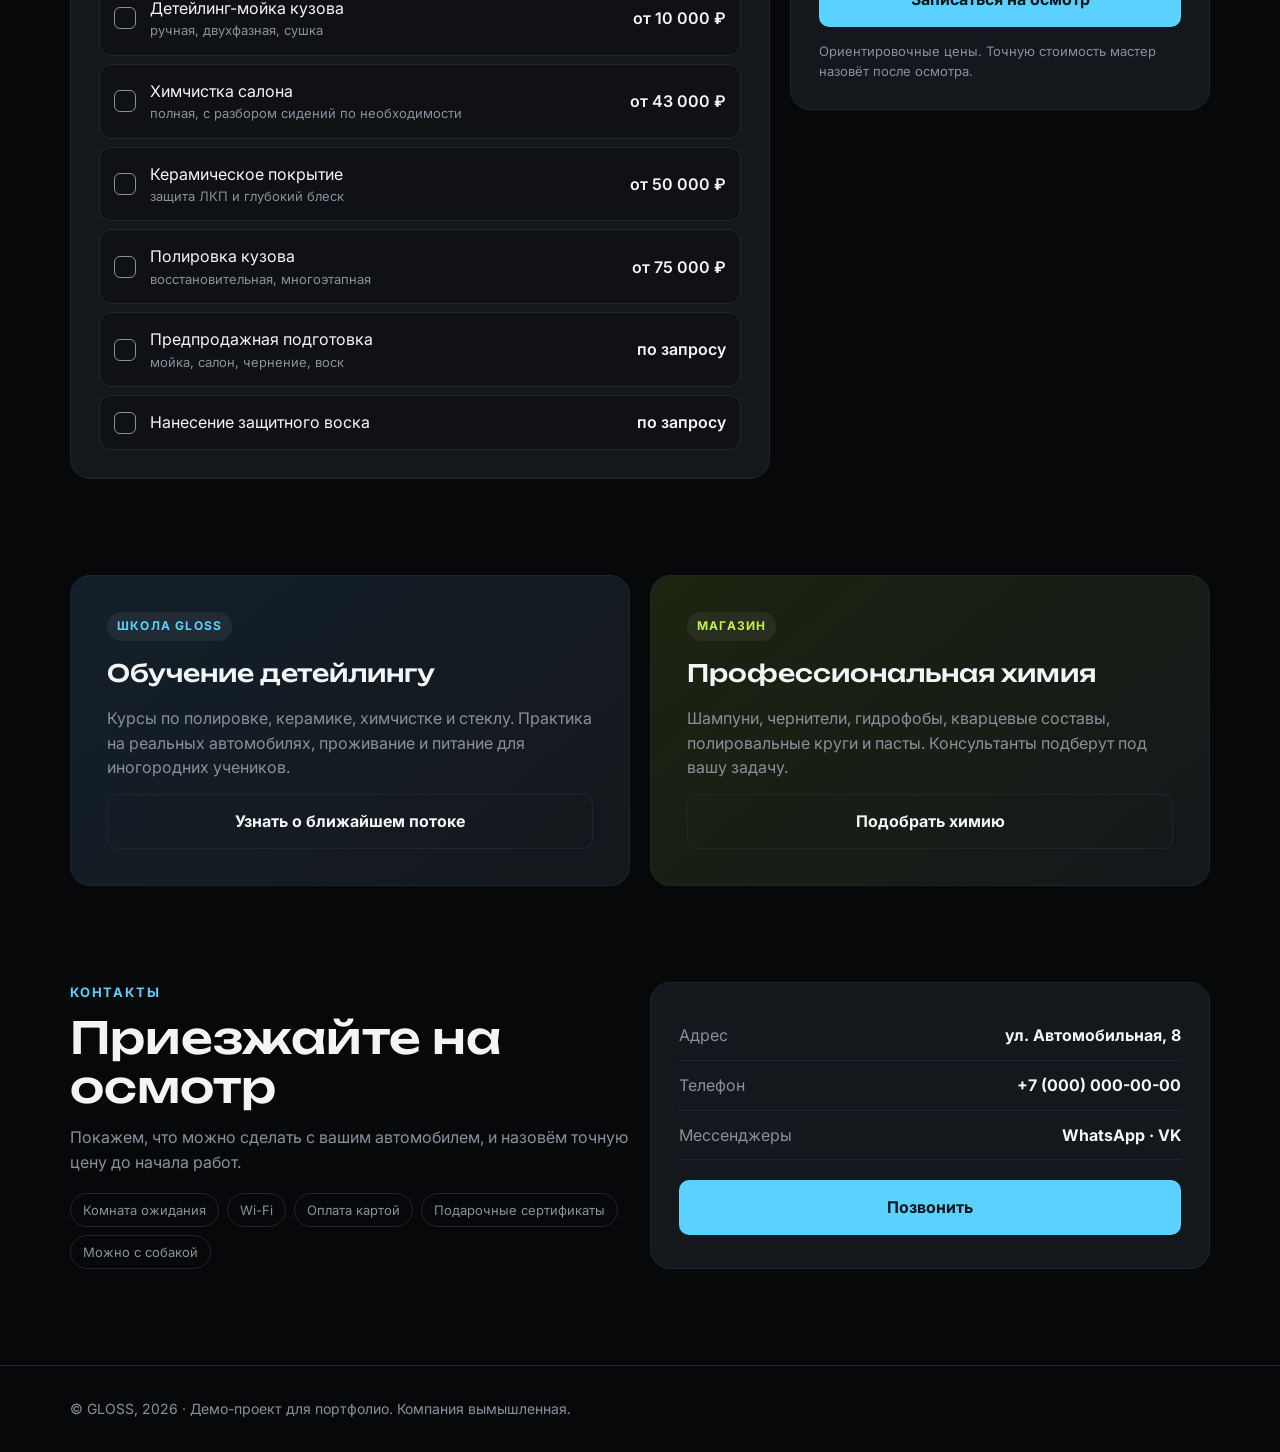
<file: works/detailing/index.html>
<!doctype html>
<html lang="ru">
<head>
<meta charset="utf-8">
<meta name="viewport" content="width=device-width,initial-scale=1">
<title>GLOSS — детейлинг-центр в Ростове-на-Дону</title>
<link rel="preconnect" href="https://fonts.googleapis.com">
<link rel="preconnect" href="https://fonts.gstatic.com" crossorigin>
<link href="https://fonts.googleapis.com/css2?family=Unbounded:wght@500;700&family=Inter:wght@400;500;600;700&display=swap" rel="stylesheet">
<style>
:root{--bg:#07080a;--bg2:#0f1114;--card:#14171b;--ink:#f2f4f6;--muted:#8a9099;--line:#22262c;--acc:#5ad1ff;--acc2:#c3f04a}
*{box-sizing:border-box;margin:0;padding:0}
html{scroll-behavior:smooth}
body{font-family:Inter,system-ui,sans-serif;background:var(--bg);color:var(--ink);line-height:1.55}
a{color:inherit;text-decoration:none}
.wrap{max-width:1180px;margin:0 auto;padding:0 20px}
.u{font-family:Unbounded,sans-serif}
.concept{background:var(--acc);color:#05202b;font-size:13px;text-align:center;padding:8px 16px;font-weight:600}
header{position:sticky;top:0;z-index:20;background:rgba(7,8,10,.85);backdrop-filter:blur(12px);border-bottom:1px solid var(--line)}
.nav{height:72px;display:flex;align-items:center;justify-content:space-between;gap:16px}
.logo{font-family:Unbounded;font-weight:700;font-size:22px;letter-spacing:.06em}
.logo span{color:var(--acc)}
.nav nav{display:flex;gap:26px;color:var(--muted);font-size:15px}
.nav nav a:hover{color:var(--ink)}
.btn{display:inline-flex;align-items:center;justify-content:center;gap:8px;background:var(--acc);color:#04161e;font:inherit;font-weight:700;padding:15px 26px;border-radius:10px;border:0;cursor:pointer;transition:.2s}
.btn:hover{box-shadow:0 0 0 6px rgba(90,209,255,.18)}
.btn.ghost{background:transparent;color:var(--ink);box-shadow:inset 0 0 0 1px var(--line)}
.hero{position:relative;overflow:hidden;padding:96px 0 72px}
.hero::before{content:"";position:absolute;width:900px;height:900px;left:50%;top:-420px;transform:translateX(-50%);background:radial-gradient(circle,rgba(90,209,255,.18),transparent 60%)}
.hero .wrap{position:relative;text-align:center}
.aw{display:inline-flex;gap:10px;align-items:center;border:1px solid var(--line);background:var(--card);padding:8px 16px;border-radius:999px;font-size:14px;margin-bottom:28px}
.aw b{color:var(--acc2)}
h1{font-family:Unbounded;font-weight:700;font-size:clamp(34px,6.4vw,82px);line-height:1;letter-spacing:-.02em;max-width:980px;margin:0 auto}
h1 span{background:linear-gradient(90deg,var(--acc),var(--acc2));-webkit-background-clip:text;background-clip:text;color:transparent}
.hero p{color:var(--muted);font-size:19px;max-width:600px;margin:26px auto 36px}
.hero .row{display:flex;gap:12px;justify-content:center;flex-wrap:wrap}
.car{margin:56px auto 0;max-width:820px}
.car svg{width:100%;height:auto;display:block}
.stats{display:grid;grid-template-columns:repeat(4,1fr);border:1px solid var(--line);border-radius:18px;overflow:hidden;margin-top:48px}
.stats div{padding:24px;border-right:1px solid var(--line);background:var(--bg2)}
.stats div:last-child{border-right:0}
.stats b{font-family:Unbounded;font-size:24px;font-weight:500;display:block}
.stats span{color:var(--muted);font-size:14px}
section{padding:96px 0}
.k{color:var(--acc);font-size:13px;font-weight:700;letter-spacing:.14em;text-transform:uppercase;margin-bottom:12px}
h2{font-family:Unbounded;font-weight:500;font-size:clamp(26px,3.6vw,44px);line-height:1.1;margin-bottom:14px}
.sub{color:var(--muted);max-width:560px}
/* configurator */
.conf{display:grid;grid-template-columns:1.25fr .75fr;gap:20px;margin-top:40px}
.panel{background:var(--card);border:1px solid var(--line);border-radius:20px;padding:28px}
.panel h3{font-size:15px;color:var(--muted);font-weight:600;margin-bottom:12px}
.cls{display:grid;grid-template-columns:repeat(4,1fr);gap:8px;margin-bottom:28px}
.cls label,.opt{border:1px solid var(--line);border-radius:12px;padding:14px;cursor:pointer;background:var(--bg2);transition:.15s}
.cls input,.opt input{display:none}
.cls label:has(input:checked),.opt:has(input:checked){border-color:var(--acc);box-shadow:inset 0 0 0 1px var(--acc)}
.cls small{display:block;color:var(--muted);font-size:12px}
.opts{display:grid;gap:8px}
.opt{display:grid;grid-template-columns:auto 1fr auto;gap:14px;align-items:center}
.opt .box{width:22px;height:22px;border-radius:6px;border:1.5px solid var(--muted);display:grid;place-items:center;font-size:13px;color:#04161e}
.opt:has(input:checked) .box{background:var(--acc);border-color:var(--acc)}
.opt:has(input:checked) .box::after{content:"✓"}
.opt small{display:block;color:var(--muted);font-size:13px}
.opt .p{font-weight:600;white-space:nowrap}
.sum{position:sticky;top:96px;display:flex;flex-direction:column;gap:14px;height:max-content}
.sum .total{font-family:Unbounded;font-size:40px;font-weight:500}
.sum ul{list-style:none;display:grid;gap:8px;color:var(--muted);font-size:14px;min-height:24px}
.sum li{display:flex;justify-content:space-between;gap:12px}
.sum .note{font-size:13px;color:var(--muted)}
/* extra */
.duo{display:grid;grid-template-columns:1fr 1fr;gap:20px}
.duo .panel{padding:36px;display:flex;flex-direction:column;gap:14px;min-height:280px;min-width:0}
.duo .panel .btn{white-space:normal;text-align:center}
.conf>*,.loc>*{min-width:0}
.duo .panel h3{font-family:Unbounded;font-weight:500;font-size:24px;color:var(--ink);margin:0}
.duo .panel p{color:var(--muted);flex:1}
.school{background:linear-gradient(140deg,#13202a,#14171b)}
.shop{background:linear-gradient(140deg,#1d2410,#14171b)}
.tag{display:inline-block;font-size:12px;font-weight:700;letter-spacing:.1em;text-transform:uppercase;padding:5px 10px;border-radius:999px;background:rgba(255,255,255,.06);width:max-content}
.loc{display:grid;grid-template-columns:1fr 1fr;gap:20px;align-items:stretch}
.loc .panel div{display:flex;justify-content:space-between;gap:16px;border-bottom:1px solid var(--line);padding:12px 0}
.loc .panel span{color:var(--muted)}
.feat{display:flex;flex-wrap:wrap;gap:8px;margin-top:18px}
.feat span{font-size:13px;border:1px solid var(--line);border-radius:999px;padding:6px 12px;color:var(--muted)}
footer{border-top:1px solid var(--line);padding:32px 0;color:var(--muted);font-size:14px}
@media (max-width:920px){
  .nav nav{display:none}
  .conf,.duo,.loc{grid-template-columns:1fr}
  .stats{grid-template-columns:1fr 1fr}
  .stats div:nth-child(2){border-right:0}
  .stats div:nth-child(-n+2){border-bottom:1px solid var(--line)}
  .sum{position:static}
}
@media (max-width:560px){
  section{padding:64px 0}.hero{padding:56px 0 48px}
  .cls{grid-template-columns:1fr 1fr}
  .panel{padding:20px}
  .duo .panel{padding:24px}
  .stats b{font-size:18px}
}
</style>
</head>
<body>
<header>
  <div class="wrap nav">
    <a href="#" class="logo">GLOS<span>S</span></a>
    <nav><a href="#conf">Стоимость</a><a href="#school">Школа</a><a href="#school">Магазин</a><a href="#loc">Контакты</a></nav>
    <a href="#conf" class="btn">Рассчитать</a>
  </div>
</header>

<main>
<section class="hero">
  <div class="wrap">
    <div class="aw">🏆 <b>Детейлинг года</b> · 5,0 · 1200+ отзывов</div>
    <h1>Детейлинг, после которого машина <span>выглядит новой</span></h1>
    <p>Полировка, керамика, химчистка и детейлинг-мойка в Ростове. Своя школа детейлинга и магазин профессиональной химии.</p>
    <div class="row"><a href="#conf" class="btn">Рассчитать стоимость</a><a href="tel:+70000000000" class="btn ghost">+7 (000) 000-00-00</a></div>
    <div class="car">
      <svg viewBox="0 0 800 220" aria-hidden="true">
        <defs><linearGradient id="g" x1="0" x2="1"><stop offset="0" stop-color="#5ad1ff"/><stop offset="1" stop-color="#c3f04a"/></linearGradient></defs>
        <path d="M60 160 C70 120 120 112 190 104 L290 60 C330 42 470 40 530 62 L620 104 C690 110 740 124 746 160 Z" fill="#14171b" stroke="url(#g)" stroke-width="3"/>
        <path d="M300 70 L380 52 L470 52 L540 96 L280 98 Z" fill="#0f1114" stroke="#22262c" stroke-width="2"/>
        <path d="M120 120 C300 100 520 98 700 128" stroke="#fff" stroke-opacity=".25" stroke-width="3" fill="none"><animate attributeName="stroke-opacity" values=".05;.5;.05" dur="3s" repeatCount="indefinite"/></path>
        <circle cx="200" cy="164" r="38" fill="#07080a" stroke="#22262c" stroke-width="10"/><circle cx="200" cy="164" r="14" fill="#5ad1ff"/>
        <circle cx="610" cy="164" r="38" fill="#07080a" stroke="#22262c" stroke-width="10"/><circle cx="610" cy="164" r="14" fill="#5ad1ff"/>
        <ellipse cx="404" cy="206" rx="360" ry="8" fill="#5ad1ff" opacity=".12"/>
      </svg>
    </div>
    <div class="stats">
      <div><b>5,0 ★</b><span>1200+ отзывов</span></div>
      <div><b>8 лет</b><span>в детейлинге</span></div>
      <div><b>от 10 000 ₽</b><span>детейлинг-мойка</span></div>
      <div><b>Школа</b><span>обучение детейлингу</span></div>
    </div>
  </div>
</section>

<section id="conf" style="padding-top:24px">
  <div class="wrap">
    <div class="k">Конфигуратор</div>
    <h2>Соберите свой пакет</h2>
    <p class="sub">Выберите класс автомобиля и услуги — увидите ориентировочную стоимость. Точную цену назовёт мастер после осмотра.</p>
    <div class="conf">
      <div class="panel">
        <h3>Класс автомобиля</h3>
        <div class="cls">
          <label><input type="radio" name="c" value="1" checked>Седан<small>C–D класс</small></label>
          <label><input type="radio" name="c" value="1.15">Кроссовер<small>средний</small></label>
          <label><input type="radio" name="c" value="1.3">Внедорожник<small>большой</small></label>
          <label><input type="radio" name="c" value="1.45">Минивэн<small>и пикап</small></label>
        </div>
        <h3>Услуги</h3>
        <div class="opts" id="opts"></div>
      </div>
      <div class="panel sum">
        <h3>Ориентировочно</h3>
        <div class="total" id="total">0 ₽</div>
        <ul id="lines"><li>Выберите услуги</li></ul>
        <a href="#loc" class="btn">Записаться на осмотр</a>
        <p class="note">Ориентировочные цены. Точную стоимость мастер назовёт после осмотра.</p>
      </div>
    </div>
  </div>
</section>

<section id="school" style="padding-top:0">
  <div class="wrap duo">
    <div class="panel school"><span class="tag" style="color:var(--acc)">Школа GLOSS</span><h3>Обучение детейлингу</h3><p>Курсы по полировке, керамике, химчистке и стеклу. Практика на реальных автомобилях, проживание и питание для иногородних учеников.</p><a href="#loc" class="btn ghost">Узнать о ближайшем потоке</a></div>
    <div class="panel shop"><span class="tag" style="color:var(--acc2)">Магазин</span><h3>Профессиональная химия</h3><p>Шампуни, чернители, гидрофобы, кварцевые составы, полировальные круги и пасты. Консультанты подберут под вашу задачу.</p><a href="#loc" class="btn ghost">Подобрать химию</a></div>
  </div>
</section>

<section id="loc" style="padding-top:0">
  <div class="wrap loc">
    <div>
      <div class="k">Контакты</div>
      <h2>Приезжайте на осмотр</h2>
      <p class="sub">Покажем, что можно сделать с вашим автомобилем, и назовём точную цену до начала работ.</p>
      <div class="feat"><span>Комната ожидания</span><span>Wi-Fi</span><span>Оплата картой</span><span>Подарочные сертификаты</span><span>Можно с собакой</span></div>
    </div>
    <div class="panel">
      <div><span>Адрес</span><b>ул. Автомобильная, 8</b></div>
      <div><span>Телефон</span><b>+7 (000) 000-00-00</b></div>
      <div><span>Мессенджеры</span><b>WhatsApp · VK</b></div>
      <a href="tel:+70000000000" class="btn" style="margin-top:20px;width:100%">Позвонить</a>
    </div>
  </div>
</section>
</main>
<footer><div class="wrap">© GLOSS, 2026 · Демо-проект для портфолио. Компания вымышленная.</div></footer>

<script>
const S=[['Детейлинг-мойка кузова','ручная, двухфазная, сушка',10000],['Химчистка салона','полная, с разбором сидений по необходимости',43000],['Керамическое покрытие','защита ЛКП и глубокий блеск',50000],['Полировка кузова','восстановительная, многоэтапная',75000],['Предпродажная подготовка','мойка, салон, чернение, воск',null],['Нанесение защитного воска','',null]];
const fmt=n=>Math.round(n/100)*100;
const opts=document.getElementById('opts');
S.forEach(([n,d,p],i)=>{opts.insertAdjacentHTML('beforeend',`<label class="opt"><input type="checkbox" data-i="${i}"><span class="box"></span><span>${n}${d?'<small>'+d+'</small>':''}</span><span class="p">${p?'от '+p.toLocaleString('ru-RU')+' ₽':'по запросу'}</span></label>`);});
function calc(){
  const k=+document.querySelector('input[name=c]:checked').value;
  const ch=[...document.querySelectorAll('#opts input:checked')].map(x=>S[x.dataset.i]);
  const sum=ch.reduce((s,x)=>s+(x[2]||0)*k,0);
  document.getElementById('total').textContent=(ch.length>1&&sum?'≈ ':'')+fmt(sum).toLocaleString('ru-RU')+' ₽';
  document.getElementById('lines').innerHTML=ch.length?ch.map(x=>`<li><span>${x[0]}</span><span>${x[2]?fmt(x[2]*k).toLocaleString('ru-RU')+' ₽':'по запросу'}</span></li>`).join(''):'<li>Выберите услуги</li>';
}
document.querySelectorAll('#conf input').forEach(i=>i.addEventListener('change',calc));
calc();
</script>
</body>
</html>
</file>
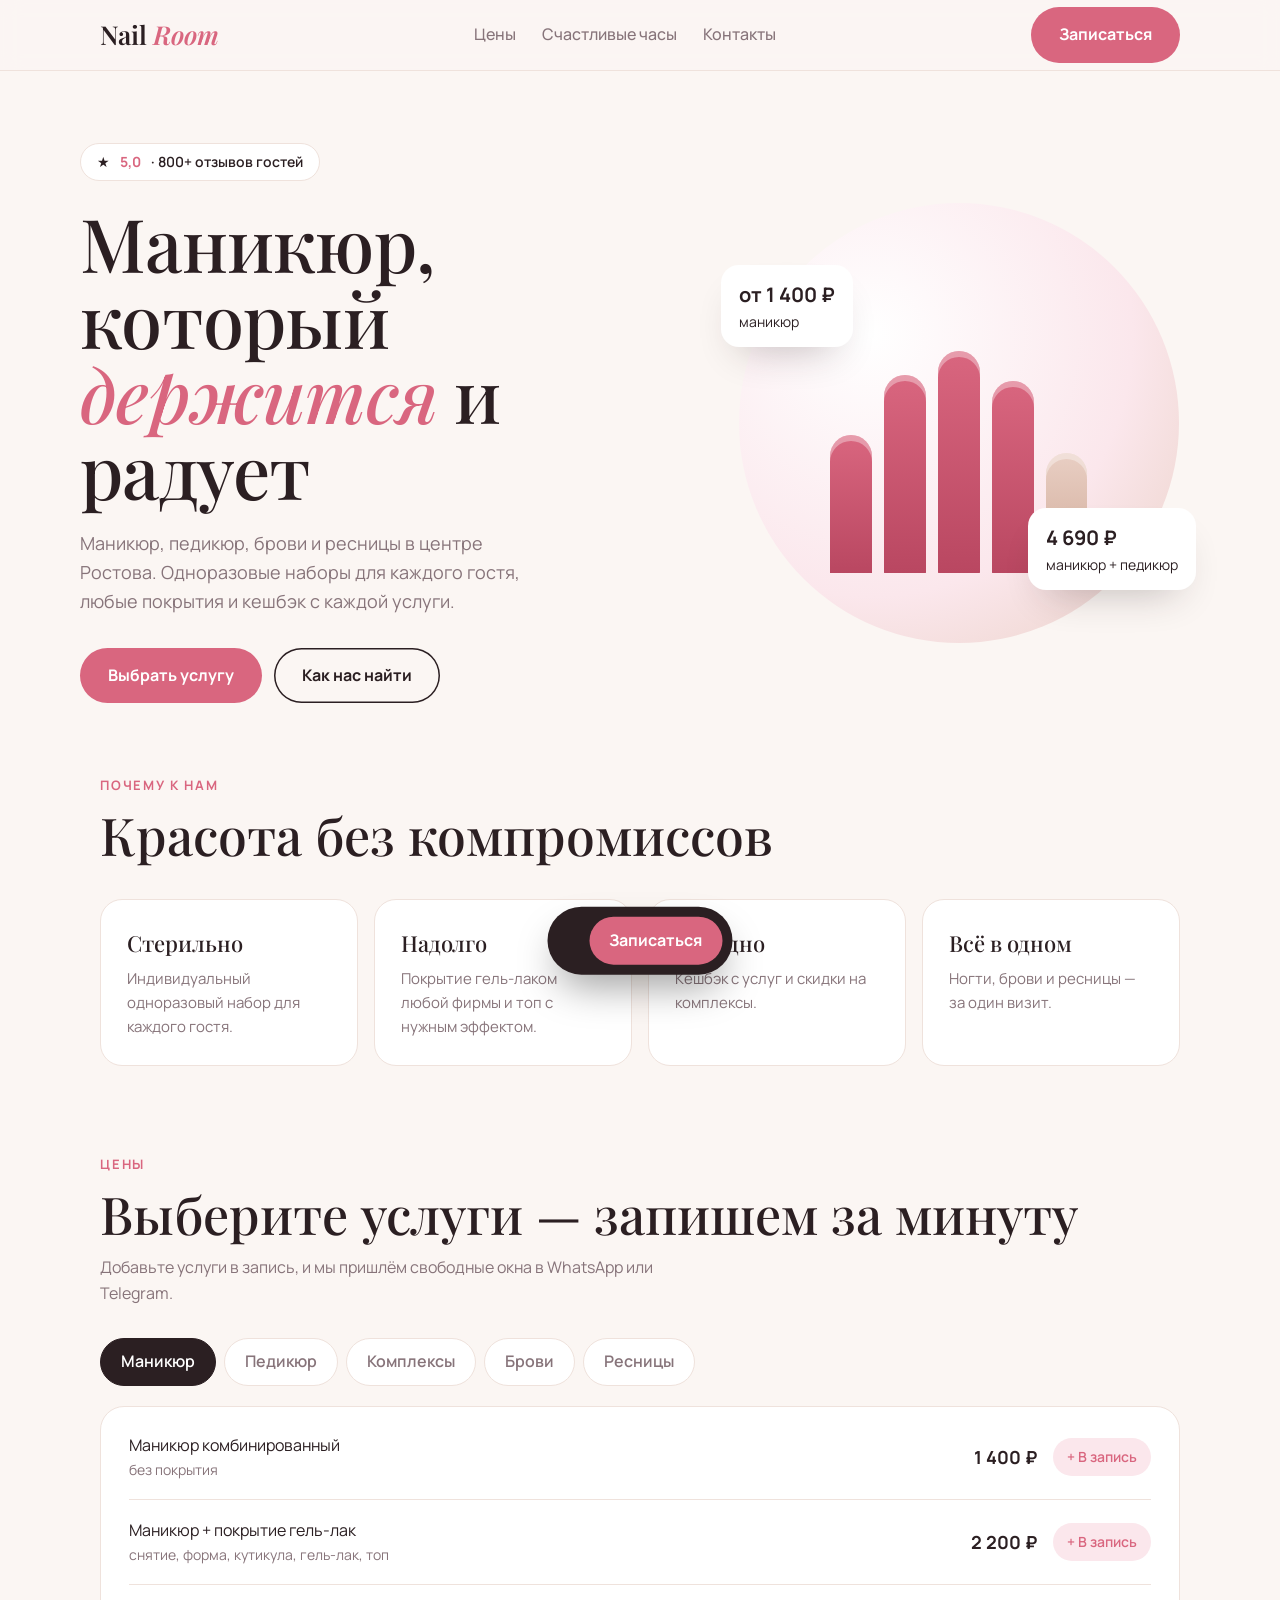
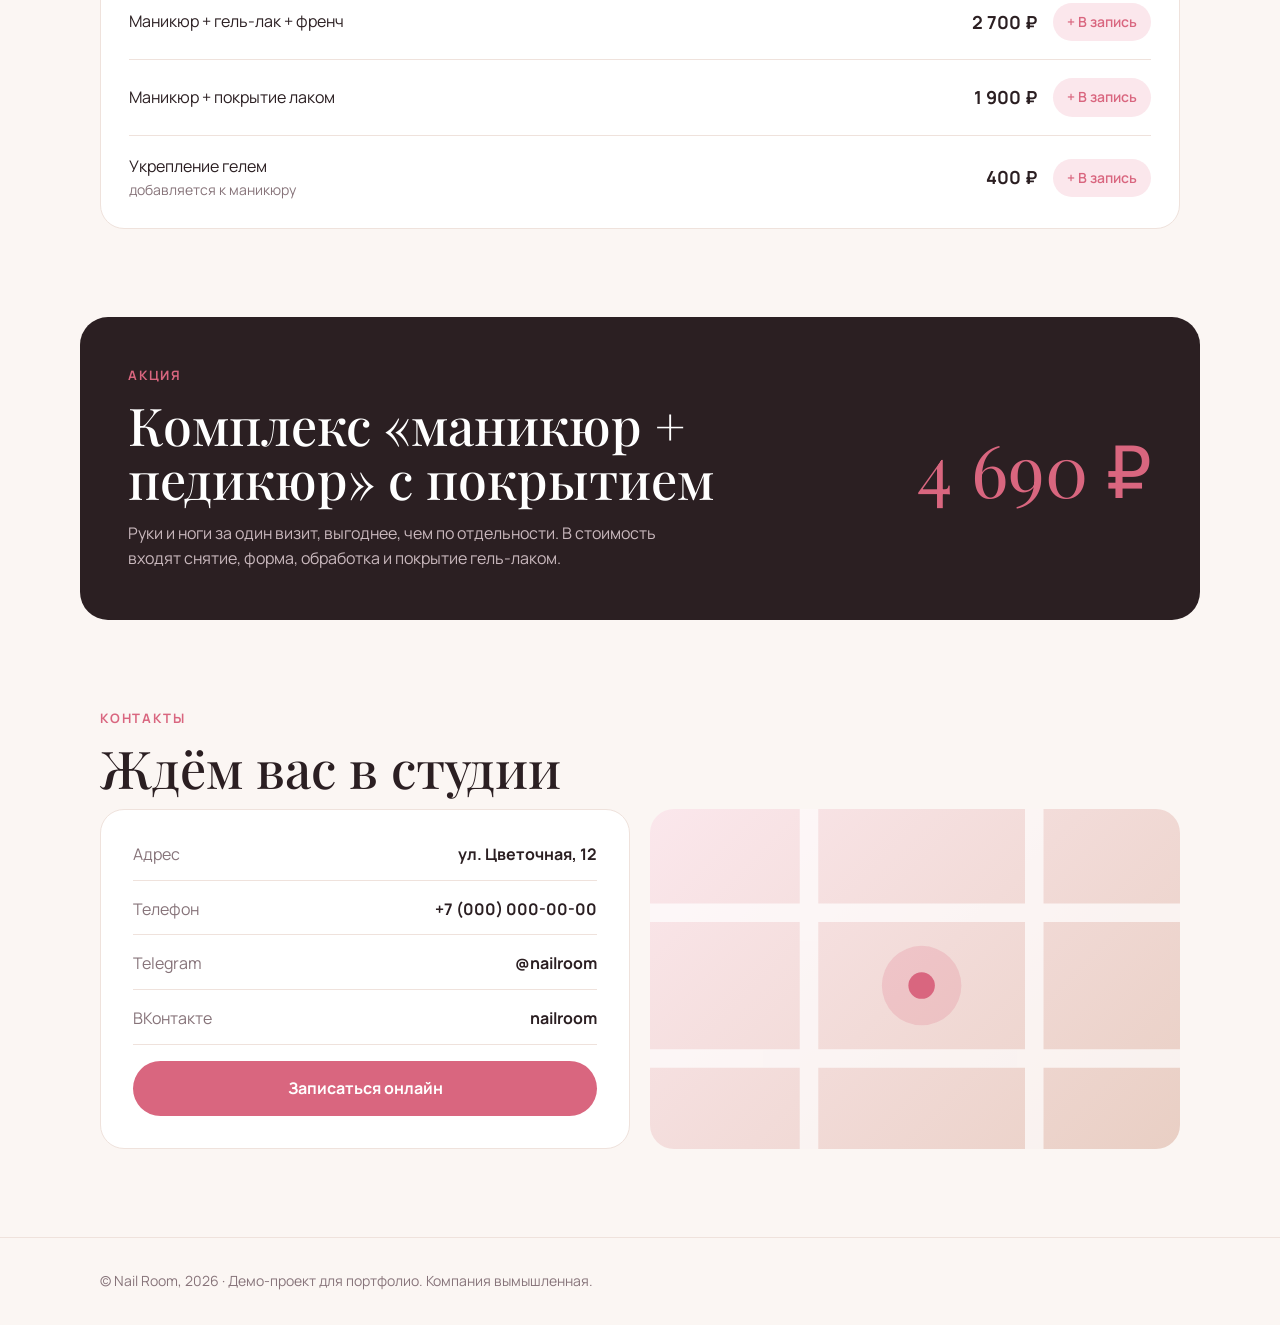
<file: works/nails/index.html>
<!doctype html>
<html lang="ru">
<head>
<meta charset="utf-8">
<meta name="viewport" content="width=device-width,initial-scale=1">
<title>Nail Room — маникюр, педикюр, брови и ресницы в Ростове</title>
<link rel="preconnect" href="https://fonts.googleapis.com">
<link rel="preconnect" href="https://fonts.gstatic.com" crossorigin>
<link href="https://fonts.googleapis.com/css2?family=Playfair+Display:ital,wght@0,500;0,600;1,500&family=Manrope:wght@400;500;600;700&display=swap" rel="stylesheet">
<style>
:root{--bg:#fbf6f3;--card:#fff;--ink:#2b1f22;--muted:#87747a;--line:#efe2dc;--rose:#d9667f;--rose-l:#fbe7ec;--nude:#e9cfc4}
*{box-sizing:border-box;margin:0;padding:0}
html{scroll-behavior:smooth}
body{font-family:Manrope,system-ui,sans-serif;background:var(--bg);color:var(--ink);line-height:1.6}
a{color:inherit;text-decoration:none}
.wrap{max-width:1120px;margin:0 auto;padding:0 20px}
.serif{font-family:"Playfair Display",Georgia,serif}
.concept{background:var(--ink);color:#fff;font-size:13px;text-align:center;padding:8px 16px}
header{position:sticky;top:0;z-index:20;background:rgba(251,246,243,.9);backdrop-filter:blur(10px);border-bottom:1px solid var(--line)}
.nav{height:70px;display:flex;align-items:center;justify-content:space-between;gap:16px}
.logo{font-family:"Playfair Display",serif;font-size:26px;font-weight:600}
.logo i{color:var(--rose)}
.nav nav{display:flex;gap:26px;color:var(--muted);font-weight:500}
.btn{display:inline-flex;align-items:center;justify-content:center;background:var(--rose);color:#fff;font:inherit;font-weight:700;padding:15px 28px;border-radius:999px;border:0;cursor:pointer;transition:.2s}
.btn:hover{background:#c4526b}
.btn.line{background:transparent;color:var(--ink);box-shadow:inset 0 0 0 1.5px var(--ink)}
.hero{display:grid;grid-template-columns:1.1fr .9fr;gap:48px;align-items:center;padding:72px 0}
.rate{display:inline-flex;gap:10px;align-items:center;font-size:14px;font-weight:600;background:var(--card);border:1px solid var(--line);border-radius:999px;padding:7px 16px;margin-bottom:24px}
.rate b{color:var(--rose)}
h1{font-family:"Playfair Display",serif;font-weight:500;font-size:clamp(40px,6vw,74px);line-height:1.02;letter-spacing:-.01em}
h1 em{color:var(--rose)}
.lead{font-size:18px;color:var(--muted);max-width:480px;margin:22px 0 32px}
.row{display:flex;gap:12px;flex-wrap:wrap}
.art{position:relative;aspect-ratio:1;max-width:440px;justify-self:center;width:100%}
.art .c1{position:absolute;inset:0;border-radius:50%;background:radial-gradient(circle at 30% 30%,#fff,var(--rose-l) 60%,var(--nude))}
.nails{position:absolute;inset:16%;display:flex;gap:4%;align-items:flex-end;justify-content:center}
.nails i{width:14%;border-radius:999px 999px 30% 30%;background:linear-gradient(180deg,var(--rose),#b94761);box-shadow:inset 0 6px 0 rgba(255,255,255,.35)}
.nails i:nth-child(1){height:46%}.nails i:nth-child(2){height:66%}.nails i:nth-child(3){height:74%}.nails i:nth-child(4){height:64%}.nails i:nth-child(5){height:40%;background:linear-gradient(180deg,var(--nude),#cfa996)}
.badge{position:absolute;background:var(--card);border-radius:18px;padding:14px 18px;box-shadow:0 20px 40px -20px rgba(43,31,34,.3);font-size:14px}
.badge b{display:block;font-size:20px}
.b1{left:-4%;top:14%}.b2{right:-4%;bottom:12%}
section{padding:88px 0}
.k{font-size:13px;font-weight:700;letter-spacing:.14em;text-transform:uppercase;color:var(--rose);margin-bottom:12px}
h2{font-family:"Playfair Display",serif;font-weight:500;font-size:clamp(32px,4.4vw,52px);line-height:1.05;margin-bottom:14px}
.sub{color:var(--muted);max-width:560px}
.why{display:grid;grid-template-columns:repeat(4,1fr);gap:16px;margin-top:36px}
.why div{background:var(--card);border:1px solid var(--line);border-radius:22px;padding:26px}
.why b{font-family:"Playfair Display",serif;font-size:22px;font-weight:500;display:block;margin-bottom:6px}
.why p{color:var(--muted);font-size:15px}
.tabs{display:flex;gap:8px;flex-wrap:wrap;margin:32px 0 20px}
.tabs button{font:inherit;font-weight:600;padding:10px 20px;border-radius:999px;border:1px solid var(--line);background:var(--card);cursor:pointer;color:var(--muted)}
.tabs button.on{background:var(--ink);color:#fff;border-color:var(--ink)}
.plist{background:var(--card);border:1px solid var(--line);border-radius:24px;padding:8px 28px}
.pi{display:grid;grid-template-columns:1fr auto auto;gap:16px;align-items:center;padding:18px 0;border-bottom:1px solid var(--line)}
.pi:last-child{border-bottom:0}
.pi small{display:block;color:var(--muted);font-size:14px}
.pi .p{font-weight:700;font-size:18px;white-space:nowrap}
.pi button{font:inherit;font-size:14px;font-weight:600;color:var(--rose);background:var(--rose-l);border:0;border-radius:999px;padding:8px 14px;cursor:pointer}
.pi button.added{background:var(--rose);color:#fff}
.cart{position:fixed;left:50%;bottom:20px;transform:translate(-50%,140%);background:var(--ink);color:#fff;border-radius:999px;padding:10px 10px 10px 24px;display:flex;gap:18px;align-items:center;transition:.3s;z-index:30;box-shadow:0 20px 40px -10px rgba(0,0,0,.4);max-width:calc(100% - 32px)}
.cart.show{transform:translate(-50%,0)}
.cart .btn{padding:11px 20px}
.happy{background:var(--ink);color:#fff;border-radius:28px;padding:48px;display:grid;grid-template-columns:1.3fr .7fr;gap:32px;align-items:center}
.happy h2{color:#fff}
.happy .sub{color:#c9b8bd}
.happy .big{font-family:"Playfair Display",serif;font-size:72px;color:var(--rose);line-height:1;text-align:right}
.contacts{display:grid;grid-template-columns:1fr 1fr;gap:20px}
.cc{background:var(--card);border:1px solid var(--line);border-radius:24px;padding:32px;display:grid;gap:16px}
.cc div{display:flex;justify-content:space-between;gap:16px;border-bottom:1px solid var(--line);padding-bottom:12px}
.cc span{color:var(--muted)}
.map{border-radius:24px;background:linear-gradient(135deg,var(--rose-l),var(--nude));min-height:280px;position:relative;overflow:hidden}
.map svg{position:absolute;inset:0;width:100%;height:100%}
footer{padding:32px 0;color:var(--muted);font-size:14px;border-top:1px solid var(--line)}
@media (max-width:900px){
  .nav nav{display:none}
  .hero,.happy,.contacts{grid-template-columns:1fr}
  .why{grid-template-columns:1fr 1fr}
  .happy .big{text-align:left}
  .art{max-width:320px}
}
@media (max-width:560px){
  section{padding:64px 0}.hero{padding:40px 0}
  .why{grid-template-columns:1fr}
  .pi{grid-template-columns:1fr auto}
  .pi button{grid-column:1/-1;justify-self:start}
  .plist{padding:4px 18px}
  .happy{padding:28px 22px}
  .b1{left:0}.b2{right:0}
}
</style>
</head>
<body>
<header>
  <div class="wrap nav">
    <a href="#" class="logo">Nail <i>Room</i></a>
    <nav><a href="#price">Цены</a><a href="#happy">Счастливые часы</a><a href="#contacts">Контакты</a></nav>
    <a href="#price" class="btn">Записаться</a>
  </div>
</header>

<main>
<div class="wrap hero">
  <div>
    <div class="rate">★ <b>5,0</b> · 800+ отзывов гостей</div>
    <h1>Маникюр, который <em>держится</em> и радует</h1>
    <p class="lead">Маникюр, педикюр, брови и ресницы в центре Ростова. Одноразовые наборы для каждого гостя, любые покрытия и кешбэк с каждой услуги.</p>
    <div class="row"><a href="#price" class="btn">Выбрать услугу</a><a href="#contacts" class="btn line">Как нас найти</a></div>
  </div>
  <div class="art">
    <div class="c1"></div>
    <div class="nails"><i></i><i></i><i></i><i></i><i></i></div>
    <div class="badge b1"><b>от 1 400 ₽</b>маникюр</div>
    <div class="badge b2"><b>4 690 ₽</b>маникюр + педикюр</div>
  </div>
</div>

<section style="padding-top:0">
  <div class="wrap">
    <div class="k">Почему к нам</div>
    <h2>Красота без компромиссов</h2>
    <div class="why">
      <div><b>Стерильно</b><p>Индивидуальный одноразовый набор для каждого гостя.</p></div>
      <div><b>Надолго</b><p>Покрытие гель-лаком любой фирмы и топ с нужным эффектом.</p></div>
      <div><b>Выгодно</b><p>Кешбэк с услуг и скидки на комплексы.</p></div>
      <div><b>Всё в одном</b><p>Ногти, брови и ресницы — за один визит.</p></div>
    </div>
  </div>
</section>

<section id="price" style="padding-top:0">
  <div class="wrap">
    <div class="k">Цены</div>
    <h2>Выберите услуги — запишем за минуту</h2>
    <p class="sub">Добавьте услуги в запись, и мы пришлём свободные окна в WhatsApp или Telegram.</p>
    <div class="tabs" id="tabs"></div>
    <div class="plist" id="plist"></div>
  </div>
</section>

<section id="happy" style="padding-top:0">
  <div class="wrap happy">
    <div>
      <div class="k">Акция</div>
      <h2>Комплекс «маникюр + педикюр» с покрытием</h2>
      <p class="sub">Руки и ноги за один визит, выгоднее, чем по отдельности. В стоимость входят снятие, форма, обработка и покрытие гель-лаком.</p>
    </div>
    <div class="big">4 690 ₽</div>
  </div>
</section>

<section id="contacts" style="padding-top:0">
  <div class="wrap">
    <div class="k">Контакты</div>
    <h2>Ждём вас в студии</h2>
    <div class="contacts">
      <div class="cc">
        <div><span>Адрес</span><b>ул. Цветочная, 12</b></div>
        <div><span>Телефон</span><b>+7 (000) 000-00-00</b></div>
        <div><span>Telegram</span><b>@nailroom</b></div>
        <div><span>ВКонтакте</span><b>nailroom</b></div>
        <a href="#price" class="btn">Записаться онлайн</a>
      </div>
      <div class="map"><svg viewBox="0 0 400 280" preserveAspectRatio="xMidYMid slice"><g stroke="#fff" stroke-width="14" opacity=".7"><path d="M-10 90H420M-10 200H420M120 -10V300M290 -10V300"/></g><circle cx="205" cy="145" r="30" fill="#d9667f" opacity=".2"/><circle cx="205" cy="145" r="10" fill="#d9667f"/></svg></div>
    </div>
  </div>
</section>
</main>
<footer><div class="wrap">© Nail Room, 2026 · Демо-проект для портфолио. Компания вымышленная.</div></footer>
<div class="cart" id="cart"><span id="cartTxt"></span><a class="btn" href="#contacts">Записаться</a></div>

<script>
const P = {
  'Маникюр':[['Маникюр комбинированный','без покрытия',1400],['Маникюр + покрытие гель-лак','снятие, форма, кутикула, гель-лак, топ',2200],['Маникюр + гель-лак + френч','',2700],['Маникюр + покрытие лаком','',1900],['Укрепление гелем','добавляется к маникюру',400]],
  'Педикюр':[['Педикюр + покрытие гель-лак','обработка стопы, гель-лак, массаж кремом',2690],['Японский педикюр','питание и глянцевание ногтей',2700],['Пленочный педикюр','',2900],['Педикюр без покрытия','',2000],['Массаж ног','10 минут после услуги',400]],
  'Комплексы':[['Маникюр + педикюр с гель-лаком','акционная цена',4690]],
  'Брови':[['Коррекция + окрашивание','хна или краска',1500],['«Счастье для бровей» + коррекция','',1200],['Осветление бровей','',600]],
  'Ресницы':[['Наращивание 2D','снятие включено',1990],['Объёмное наращивание 2,5D','',2490],['Наращивание 3D','',2990]]
};
const sel=new Map();
const fmt=n=>n.toLocaleString('ru-RU')+' ₽';
const tabs=document.getElementById('tabs'), list=document.getElementById('plist');
function show(cat){
  [...tabs.children].forEach(b=>b.classList.toggle('on',b.textContent===cat));
  list.innerHTML='';
  P[cat].forEach(([n,d,p])=>{
    const row=document.createElement('div'); row.className='pi';
    row.innerHTML=`<div>${n}${d?'<small>'+d+'</small>':''}</div><div class="p">${fmt(p)}</div>`;
    const b=document.createElement('button');
    const upd=()=>{b.textContent=sel.has(n)?'✓ В записи':'+ В запись';b.classList.toggle('added',sel.has(n));};
    b.onclick=()=>{sel.has(n)?sel.delete(n):sel.set(n,p);upd();cart();};
    upd(); row.appendChild(b); list.appendChild(row);
  });
}
function cart(){
  const c=document.getElementById('cart');
  const sum=[...sel.values()].reduce((a,b)=>a+b,0);
  document.getElementById('cartTxt').textContent=`${sel.size} усл. · ${fmt(sum)}`;
  c.classList.toggle('show',sel.size>0);
}
Object.keys(P).forEach(c=>{const b=document.createElement('button');b.textContent=c;b.onclick=()=>show(c);tabs.appendChild(b);});
show('Маникюр');
</script>
</body>
</html>
</file>
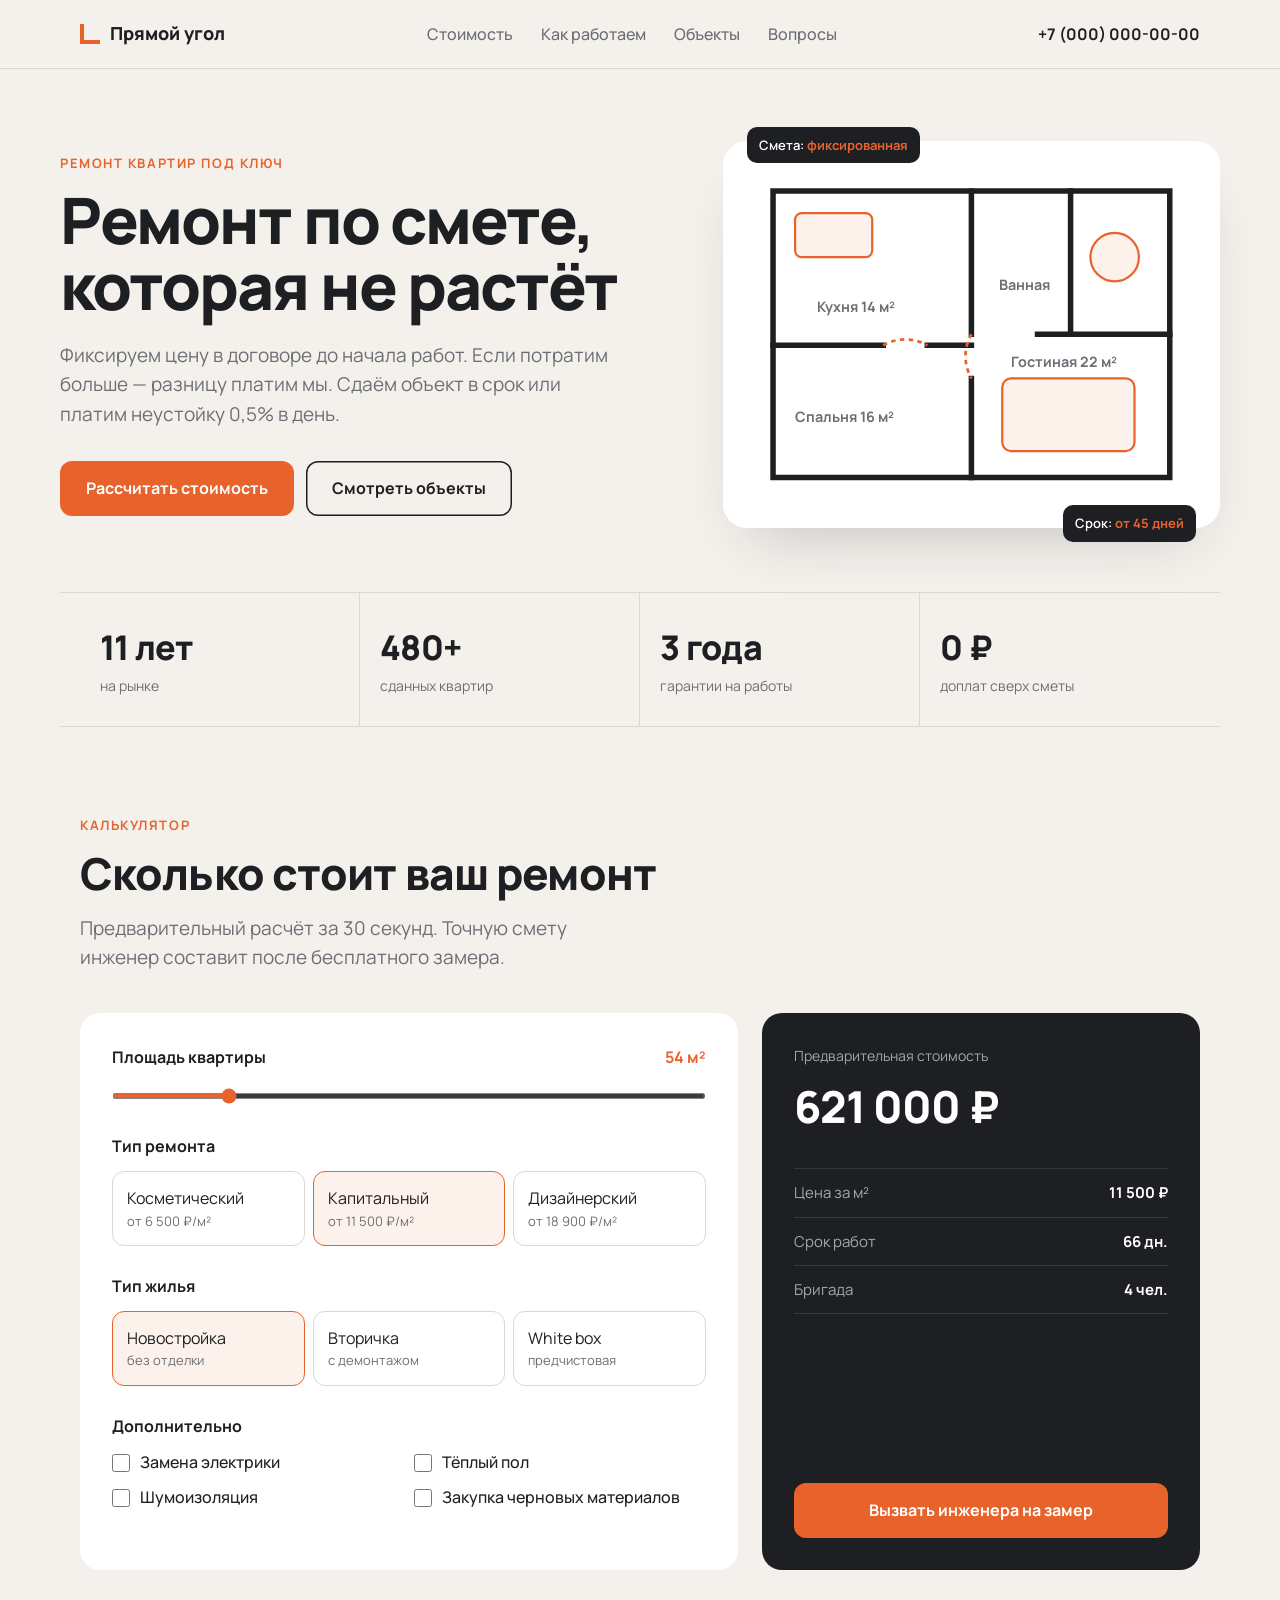
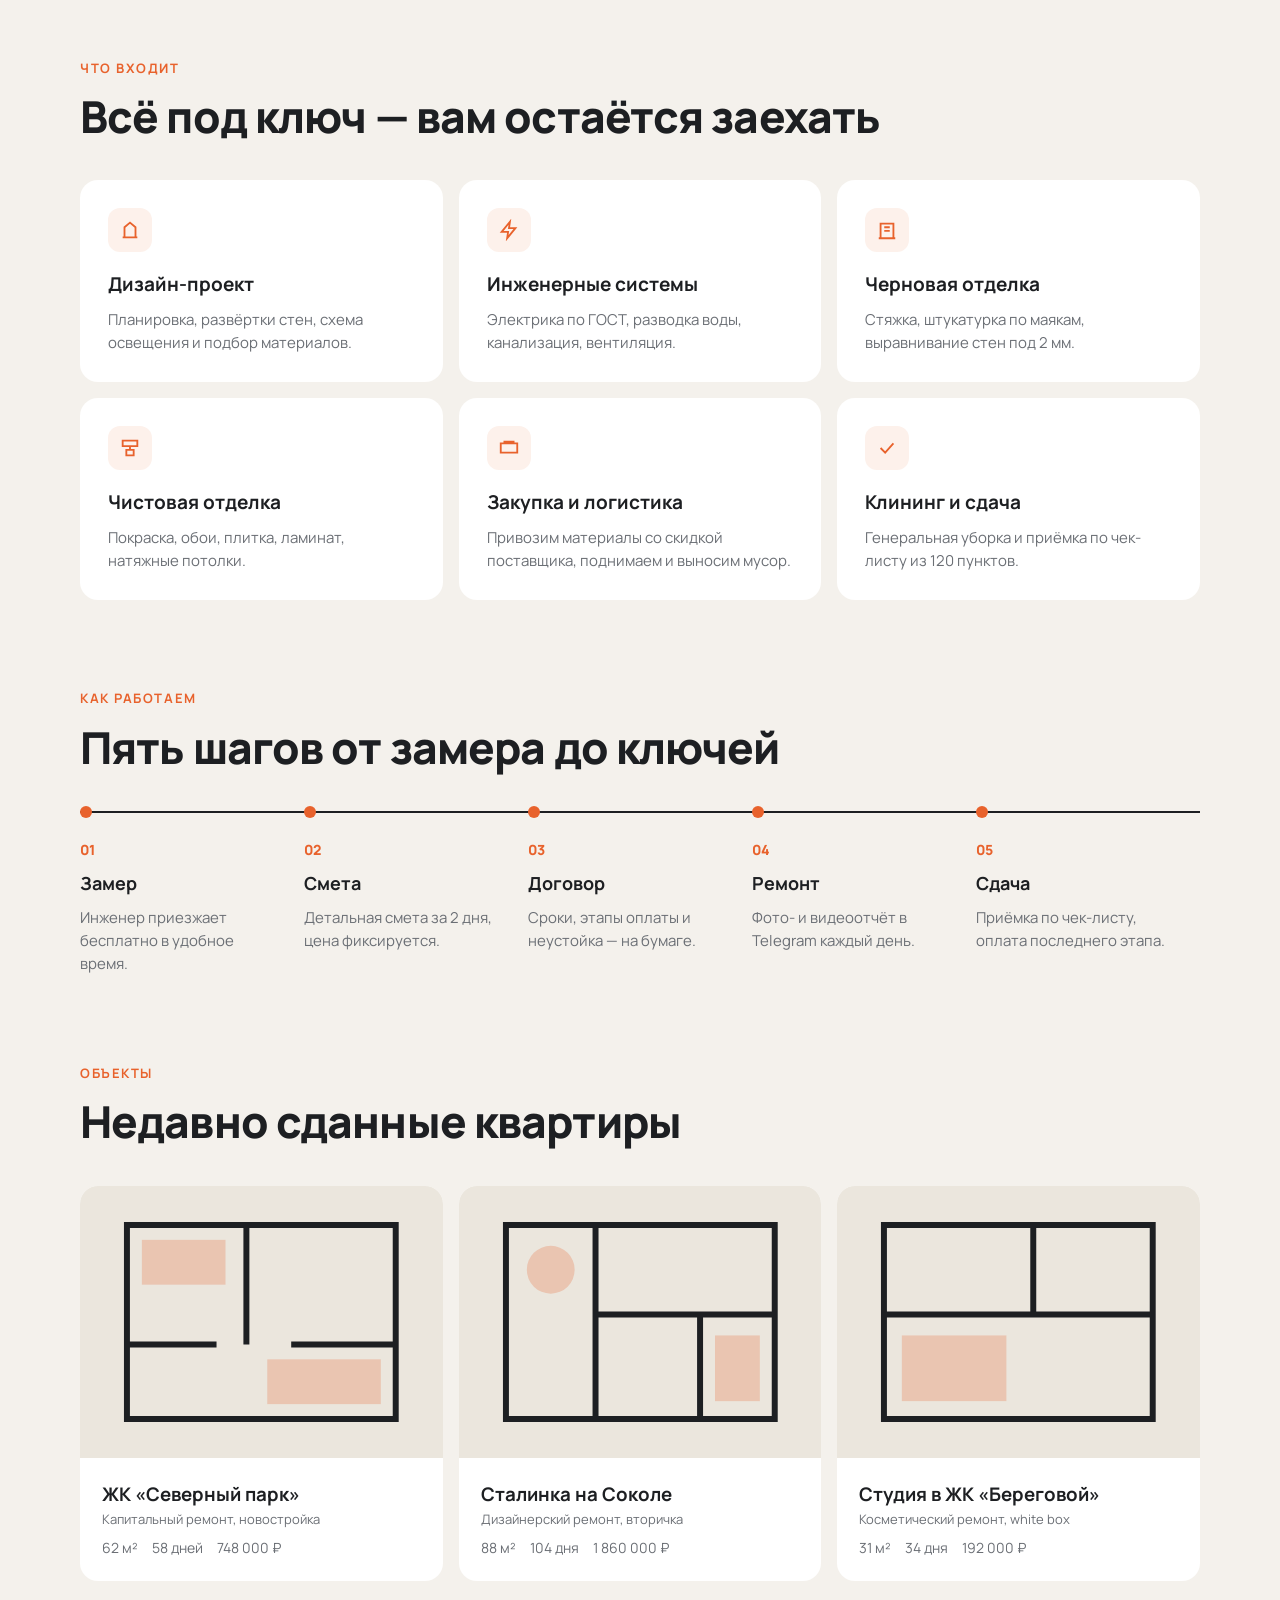
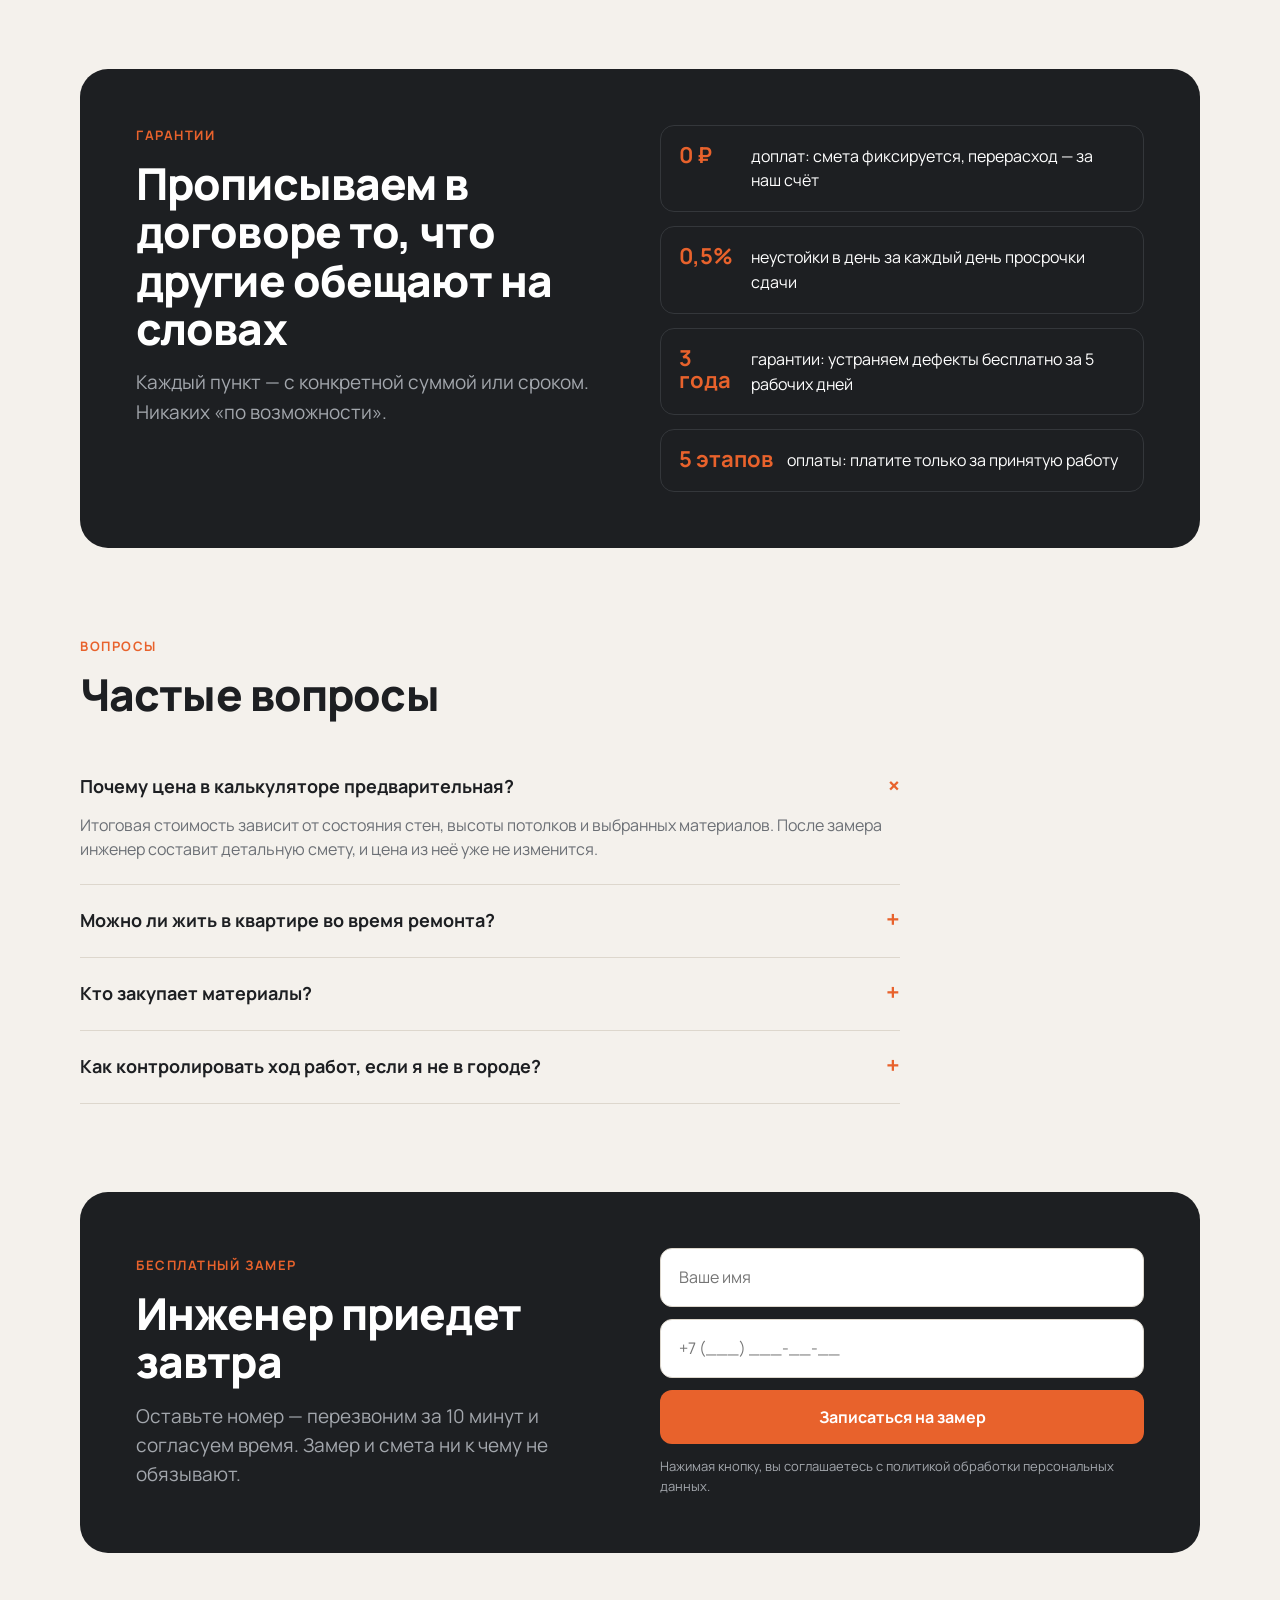
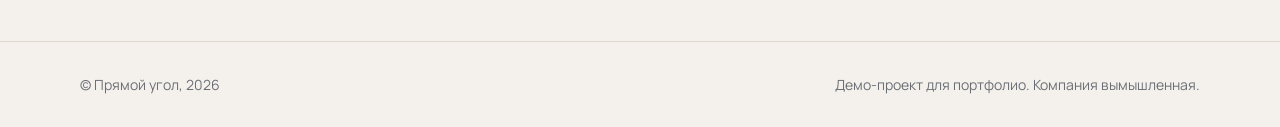
<file: works/remont/index.html>
<!doctype html>
<html lang="ru">
<head>
<meta charset="utf-8">
<meta name="viewport" content="width=device-width,initial-scale=1">
<title>Прямой угол — ремонт квартир под ключ</title>
<meta name="description" content="Ремонт квартир под ключ с фиксированной сметой. Калькулятор стоимости онлайн.">
<link rel="preconnect" href="https://fonts.googleapis.com">
<link rel="preconnect" href="https://fonts.gstatic.com" crossorigin>
<link href="https://fonts.googleapis.com/css2?family=Manrope:wght@400;500;600;700;800&display=swap" rel="stylesheet">
<style>
:root{--bg:#f4f1ec;--ink:#1d1f22;--muted:#6b6f75;--line:#ddd7cd;--accent:#e8622c;--accent-d:#c94f1d;--card:#fff;--dark:#1d1f22}
*{box-sizing:border-box;margin:0;padding:0}
html{scroll-behavior:smooth}
body{font-family:Manrope,system-ui,sans-serif;background:var(--bg);color:var(--ink);line-height:1.55;font-size:16px}
a{color:inherit}
.wrap{max-width:1160px;margin:0 auto;padding:0 20px}
header{position:sticky;top:0;background:rgba(244,241,236,.88);backdrop-filter:blur(10px);border-bottom:1px solid var(--line);z-index:20}
.nav{display:flex;align-items:center;justify-content:space-between;height:68px;gap:20px}
.logo{font-weight:800;font-size:18px;display:flex;gap:10px;align-items:center;text-decoration:none}
.logo i{width:20px;height:20px;border-left:4px solid var(--accent);border-bottom:4px solid var(--accent)}
.nav ul{display:flex;gap:28px;list-style:none;font-weight:500}
.nav ul a{text-decoration:none;color:var(--muted)}
.nav ul a:hover{color:var(--ink)}
.phone{font-weight:700;text-decoration:none;white-space:nowrap}
.btn{display:inline-flex;align-items:center;justify-content:center;gap:8px;background:var(--accent);color:#fff;padding:15px 26px;border-radius:12px;font:inherit;font-weight:700;text-decoration:none;border:0;cursor:pointer;transition:.2s}
.btn:hover{background:var(--accent-d);transform:translateY(-1px)}
.btn.ghost{background:transparent;color:var(--ink);box-shadow:inset 0 0 0 1.5px var(--ink)}
.btn.ghost:hover{background:var(--ink);color:#fff}
section{padding:88px 0}
.eyebrow{font-size:13px;font-weight:700;letter-spacing:.12em;text-transform:uppercase;color:var(--accent);margin-bottom:14px}
h1{font-size:clamp(36px,5.4vw,64px);line-height:1.03;letter-spacing:-.03em;font-weight:800}
h2{font-size:clamp(28px,3.6vw,44px);line-height:1.1;letter-spacing:-.02em;font-weight:800;margin-bottom:16px}
.lead{font-size:19px;color:var(--muted);max-width:560px}
.hero{display:grid;grid-template-columns:1.1fr .9fr;gap:56px;align-items:center;padding:72px 0 64px}
.hero .lead{margin:22px 0 32px}
.hero-cta{display:flex;gap:12px;flex-wrap:wrap}
.hero-art{background:var(--card);border-radius:24px;padding:28px;box-shadow:0 30px 60px -30px rgba(29,31,34,.25);position:relative}
.hero-art svg{width:100%;height:auto;display:block}
.tag{position:absolute;background:var(--ink);color:#fff;font-size:13px;font-weight:600;padding:8px 12px;border-radius:10px}
.tag b{color:var(--accent)}
.t1{top:-14px;left:24px}.t2{bottom:-14px;right:24px}
.stats{display:grid;grid-template-columns:repeat(4,1fr);border-top:1px solid var(--line);border-bottom:1px solid var(--line)}
.stats div{padding:28px 20px;border-right:1px solid var(--line)}
.stats div:last-child{border-right:0}
.stats b{display:block;font-size:34px;font-weight:800;letter-spacing:-.02em}
.stats span{color:var(--muted);font-size:14px}
/* calc */
.calc{display:grid;grid-template-columns:1.2fr .8fr;gap:24px;margin-top:40px}
.panel{background:var(--card);border-radius:20px;padding:32px}
.field{margin-bottom:28px}
.field>label,.field>.lbl{display:flex;justify-content:space-between;font-weight:700;margin-bottom:12px}
.field output{color:var(--accent)}
input[type=range]{width:100%;accent-color:var(--accent);height:6px}
.seg{display:grid;grid-template-columns:repeat(3,1fr);gap:8px}
.seg label{border:1.5px solid var(--line);border-radius:12px;padding:14px;cursor:pointer;transition:.15s}
.seg label small{display:block;color:var(--muted);font-size:13px}
.seg input{display:none}
.seg label:has(input:checked){border-color:var(--accent);background:#fdf1eb}
.checks{display:grid;grid-template-columns:1fr 1fr;gap:10px}
.checks label{display:flex;gap:10px;align-items:center;font-weight:500;cursor:pointer}
.checks input{accent-color:var(--accent);width:18px;height:18px}
.result{background:var(--dark);color:#fff;display:flex;flex-direction:column}
.result .muted{color:#a3a7ad;font-size:14px}
.price{font-size:44px;font-weight:800;letter-spacing:-.02em;margin:6px 0 20px}
.result ul{list-style:none;margin:8px 0 28px;border-top:1px solid #34373b}
.result li{display:flex;justify-content:space-between;padding:12px 0;border-bottom:1px solid #34373b;font-size:15px}
.result li span{color:#a3a7ad}
.result .btn{margin-top:auto}
/* included */
.grid3{display:grid;grid-template-columns:repeat(3,1fr);gap:16px;margin-top:40px}
.card{background:var(--card);border-radius:18px;padding:28px}
.card .ic{width:44px;height:44px;border-radius:12px;background:#fdf1eb;display:grid;place-items:center;margin-bottom:18px}
.card .ic svg{width:22px;height:22px;stroke:var(--accent);fill:none;stroke-width:2}
.card h3{font-size:19px;margin-bottom:8px}
.card p{color:var(--muted);font-size:15px}
/* steps */
.steps{counter-reset:s;margin-top:40px;display:grid;grid-template-columns:repeat(5,1fr);gap:0;border-top:2px solid var(--ink)}
.steps li{list-style:none;padding:24px 20px 0 0;position:relative}
.steps li::before{counter-increment:s;content:"0" counter(s);font-weight:800;color:var(--accent);font-size:14px}
.steps li::after{content:"";position:absolute;top:-7px;left:0;width:12px;height:12px;border-radius:50%;background:var(--accent)}
.steps h3{font-size:18px;margin:8px 0}
.steps p{color:var(--muted);font-size:15px}
/* works */
.works{display:grid;grid-template-columns:repeat(3,1fr);gap:16px;margin-top:40px}
.work{background:var(--card);border-radius:18px;overflow:hidden}
.work .pic{aspect-ratio:4/3;background:#ebe6dd;display:grid;place-items:center;padding:24px}
.work .pic svg{width:100%;height:100%}
.work .body{padding:22px}
.work .meta{display:flex;gap:14px;color:var(--muted);font-size:14px;margin-top:8px}
/* dark band */
.band{background:var(--dark);color:#fff;border-radius:28px;padding:56px;display:grid;grid-template-columns:1fr 1fr;gap:40px}
.band .lead{color:#a3a7ad}
.guar{display:grid;gap:14px}
.guar div{display:flex;gap:14px;align-items:flex-start;padding:18px;border:1px solid #34373b;border-radius:14px}
.guar b{color:var(--accent);font-size:22px;line-height:1;min-width:58px}
/* faq */
.faq{margin-top:32px;max-width:820px}
details{border-bottom:1px solid var(--line);padding:22px 0}
summary{font-weight:700;font-size:18px;cursor:pointer;list-style:none;display:flex;justify-content:space-between;gap:20px}
summary::after{content:"+";color:var(--accent);font-size:24px;line-height:1;transition:.2s}
details[open] summary::after{transform:rotate(45deg)}
details p{color:var(--muted);margin-top:12px}
/* form */
.cta{display:grid;grid-template-columns:1fr 1fr;gap:40px;align-items:center}
form{display:grid;gap:12px}
input[type=text],input[type=tel]{font:inherit;padding:16px 18px;border-radius:12px;border:1.5px solid var(--line);background:#fff;width:100%}
input:focus{outline:none;border-color:var(--accent)}
.ok{display:none;background:#e7f4ea;color:#1f6b35;padding:16px;border-radius:12px;font-weight:600}
.note{font-size:13px;color:var(--muted)}
footer{border-top:1px solid var(--line);padding:32px 0;color:var(--muted);font-size:14px}
footer .wrap{display:flex;justify-content:space-between;gap:20px;flex-wrap:wrap}
@media (max-width:960px){
  .nav ul{display:none}
  .hero,.calc,.band,.cta{grid-template-columns:1fr}
  .grid3,.works{grid-template-columns:1fr 1fr}
  .steps{grid-template-columns:1fr;border-top:0;border-left:2px solid var(--ink);padding-left:20px}
  .steps li{padding:0 0 24px}
  .steps li::after{left:-27px;top:4px}
  .stats{grid-template-columns:1fr 1fr}
  .stats div:nth-child(2){border-right:0}
  .stats div:nth-child(-n+2){border-bottom:1px solid var(--line)}
}
@media (max-width:600px){
  section{padding:64px 0}
  .hero{padding:40px 0 48px;gap:40px}
  .grid3,.works,.checks{grid-template-columns:1fr}
  .seg{grid-template-columns:1fr}
  .panel{padding:22px}
  .band{padding:28px 22px;border-radius:20px}
  .phone{display:none}
  .stats b{font-size:26px}
}
</style>
</head>
<body>
<header>
  <div class="wrap nav">
    <a href="#" class="logo"><i></i>Прямой угол</a>
    <ul>
      <li><a href="#calc">Стоимость</a></li>
      <li><a href="#steps">Как работаем</a></li>
      <li><a href="#works">Объекты</a></li>
      <li><a href="#faq">Вопросы</a></li>
    </ul>
    <a class="phone" href="tel:+70000000000">+7 (000) 000-00-00</a>
  </div>
</header>

<main>
<div class="wrap hero">
  <div>
    <div class="eyebrow">Ремонт квартир под ключ</div>
    <h1>Ремонт по смете, которая не растёт</h1>
    <p class="lead">Фиксируем цену в договоре до начала работ. Если потратим больше — разницу платим мы. Сдаём объект в срок или платим неустойку 0,5% в день.</p>
    <div class="hero-cta">
      <a href="#calc" class="btn">Рассчитать стоимость</a>
      <a href="#works" class="btn ghost">Смотреть объекты</a>
    </div>
  </div>
  <div class="hero-art">
    <span class="tag t1">Смета: <b>фиксированная</b></span>
    <svg viewBox="0 0 400 300" aria-hidden="true">
      <g fill="none" stroke="#1d1f22" stroke-width="5" stroke-linecap="square">
        <path d="M20 20 H380 V280 H20 Z"/>
        <path d="M200 20 V150 M200 190 V280 M20 160 H120 M160 160 H200 M260 150 H380 M290 20 V150"/>
      </g>
      <g fill="none" stroke="#e8622c" stroke-width="2.5">
        <path d="M120 160 A40 40 0 0 1 160 160" stroke-dasharray="4 4"/>
        <path d="M200 150 A40 40 0 0 0 200 190" stroke-dasharray="4 4"/>
      </g>
      <rect x="40" y="40" width="70" height="40" rx="6" fill="#fdf1eb" stroke="#e8622c" stroke-width="2"/>
      <rect x="228" y="190" width="120" height="66" rx="8" fill="#fdf1eb" stroke="#e8622c" stroke-width="2"/>
      <circle cx="330" cy="80" r="22" fill="#fdf1eb" stroke="#e8622c" stroke-width="2"/>
      <g font-family="Manrope" font-size="13" font-weight="700" fill="#6b6f75">
        <text x="60" y="130">Кухня 14 м²</text>
        <text x="40" y="230">Спальня 16 м²</text>
        <text x="225" y="110">Ванная</text>
        <text x="236" y="180">Гостиная 22 м²</text>
      </g>
    </svg>
    <span class="tag t2">Срок: <b>от 45 дней</b></span>
  </div>
</div>

<div class="wrap stats">
  <div><b>11 лет</b><span>на рынке</span></div>
  <div><b>480+</b><span>сданных квартир</span></div>
  <div><b>3 года</b><span>гарантии на работы</span></div>
  <div><b>0 ₽</b><span>доплат сверх сметы</span></div>
</div>

<section id="calc">
  <div class="wrap">
    <div class="eyebrow">Калькулятор</div>
    <h2>Сколько стоит ваш ремонт</h2>
    <p class="lead">Предварительный расчёт за 30 секунд. Точную смету инженер составит после бесплатного замера.</p>
    <div class="calc">
      <div class="panel">
        <div class="field">
          <label for="area">Площадь квартиры <output id="areaOut">54 м²</output></label>
          <input type="range" id="area" min="20" max="200" value="54">
        </div>
        <div class="field">
          <div class="lbl">Тип ремонта</div>
          <div class="seg">
            <label><input type="radio" name="type" value="6500" data-k="0.8">Косметический<small>от 6 500 ₽/м²</small></label>
            <label><input type="radio" name="type" value="11500" data-k="1.2" checked>Капитальный<small>от 11 500 ₽/м²</small></label>
            <label><input type="radio" name="type" value="18900" data-k="1.6">Дизайнерский<small>от 18 900 ₽/м²</small></label>
          </div>
        </div>
        <div class="field">
          <div class="lbl">Тип жилья</div>
          <div class="seg">
            <label><input type="radio" name="house" value="1" checked>Новостройка<small>без отделки</small></label>
            <label><input type="radio" name="house" value="1.12">Вторичка<small>с демонтажом</small></label>
            <label><input type="radio" name="house" value="0.92">White box<small>предчистовая</small></label>
          </div>
        </div>
        <div class="field">
          <div class="lbl">Дополнительно</div>
          <div class="checks">
            <label><input type="checkbox" value="1300">Замена электрики</label>
            <label><input type="checkbox" value="900">Тёплый пол</label>
            <label><input type="checkbox" value="700">Шумоизоляция</label>
            <label><input type="checkbox" value="1500">Закупка черновых материалов</label>
          </div>
        </div>
      </div>
      <div class="panel result">
        <div class="muted">Предварительная стоимость</div>
        <div class="price" id="price">—</div>
        <ul>
          <li><span>Цена за м²</span><b id="perM">—</b></li>
          <li><span>Срок работ</span><b id="days">—</b></li>
          <li><span>Бригада</span><b id="team">—</b></li>
        </ul>
        <a href="#order" class="btn">Вызвать инженера на замер</a>
      </div>
    </div>
  </div>
</section>

<section style="padding-top:0">
  <div class="wrap">
    <div class="eyebrow">Что входит</div>
    <h2>Всё под ключ — вам остаётся заехать</h2>
    <div class="grid3">
      <div class="card"><div class="ic"><svg viewBox="0 0 24 24"><path d="M4 20h16M6 20V9l6-5 6 5v11"/></svg></div><h3>Дизайн-проект</h3><p>Планировка, развёртки стен, схема освещения и подбор материалов.</p></div>
      <div class="card"><div class="ic"><svg viewBox="0 0 24 24"><path d="M13 3L4 14h7l-1 7 9-11h-7z"/></svg></div><h3>Инженерные системы</h3><p>Электрика по ГОСТ, разводка воды, канализация, вентиляция.</p></div>
      <div class="card"><div class="ic"><svg viewBox="0 0 24 24"><path d="M3 21h18M5 21V5h14v16M9 9h6M9 13h6"/></svg></div><h3>Черновая отделка</h3><p>Стяжка, штукатурка по маякам, выравнивание стен под 2 мм.</p></div>
      <div class="card"><div class="ic"><svg viewBox="0 0 24 24"><path d="M4 4h16v6H4zM12 10v4M8 14h8v6H8z"/></svg></div><h3>Чистовая отделка</h3><p>Покраска, обои, плитка, ламинат, натяжные потолки.</p></div>
      <div class="card"><div class="ic"><svg viewBox="0 0 24 24"><path d="M3 7h18v10H3zM7 7V5h10v2"/></svg></div><h3>Закупка и логистика</h3><p>Привозим материалы со скидкой поставщика, поднимаем и выносим мусор.</p></div>
      <div class="card"><div class="ic"><svg viewBox="0 0 24 24"><path d="M5 12l5 5 9-10"/></svg></div><h3>Клининг и сдача</h3><p>Генеральная уборка и приёмка по чек-листу из 120 пунктов.</p></div>
    </div>
  </div>
</section>

<section id="steps" style="padding-top:0">
  <div class="wrap">
    <div class="eyebrow">Как работаем</div>
    <h2>Пять шагов от замера до ключей</h2>
    <ol class="steps">
      <li><h3>Замер</h3><p>Инженер приезжает бесплатно в удобное время.</p></li>
      <li><h3>Смета</h3><p>Детальная смета за 2 дня, цена фиксируется.</p></li>
      <li><h3>Договор</h3><p>Сроки, этапы оплаты и неустойка — на бумаге.</p></li>
      <li><h3>Ремонт</h3><p>Фото- и видеоотчёт в Telegram каждый день.</p></li>
      <li><h3>Сдача</h3><p>Приёмка по чек-листу, оплата последнего этапа.</p></li>
    </ol>
  </div>
</section>

<section id="works" style="padding-top:0">
  <div class="wrap">
    <div class="eyebrow">Объекты</div>
    <h2>Недавно сданные квартиры</h2>
    <div class="works">
      <article class="work">
        <div class="pic"><svg viewBox="0 0 200 150"><g fill="none" stroke="#1d1f22" stroke-width="4"><path d="M10 10h180v130H10z M90 10v80 M10 90h60 M120 90h70"/></g><rect x="20" y="20" width="56" height="30" fill="#e8622c" opacity=".25"/><rect x="104" y="100" width="76" height="30" fill="#e8622c" opacity=".25"/></svg></div>
        <div class="body"><h3>ЖК «Северный парк»</h3><p class="note">Капитальный ремонт, новостройка</p><div class="meta"><span>62 м²</span><span>58 дней</span><span>748 000 ₽</span></div></div>
      </article>
      <article class="work">
        <div class="pic"><svg viewBox="0 0 200 150"><g fill="none" stroke="#1d1f22" stroke-width="4"><path d="M10 10h180v130H10z M70 10v130 M70 70h120 M140 70v70"/></g><circle cx="40" cy="40" r="16" fill="#e8622c" opacity=".25"/><rect x="150" y="84" width="30" height="44" fill="#e8622c" opacity=".25"/></svg></div>
        <div class="body"><h3>Сталинка на Соколе</h3><p class="note">Дизайнерский ремонт, вторичка</p><div class="meta"><span>88 м²</span><span>104 дня</span><span>1 860 000 ₽</span></div></div>
      </article>
      <article class="work">
        <div class="pic"><svg viewBox="0 0 200 150"><g fill="none" stroke="#1d1f22" stroke-width="4"><path d="M10 10h180v130H10z M110 10v60 M10 70h180"/></g><rect x="22" y="84" width="70" height="44" fill="#e8622c" opacity=".25"/></svg></div>
        <div class="body"><h3>Студия в ЖК «Береговой»</h3><p class="note">Косметический ремонт, white box</p><div class="meta"><span>31 м²</span><span>34 дня</span><span>192 000 ₽</span></div></div>
      </article>
    </div>
  </div>
</section>

<section style="padding-top:0">
  <div class="wrap">
    <div class="band">
      <div>
        <div class="eyebrow">Гарантии</div>
        <h2>Прописываем в договоре то, что другие обещают на словах</h2>
        <p class="lead">Каждый пункт — с конкретной суммой или сроком. Никаких «по возможности».</p>
      </div>
      <div class="guar">
        <div><b>0 ₽</b><span>доплат: смета фиксируется, перерасход — за наш счёт</span></div>
        <div><b>0,5%</b><span>неустойки в день за каждый день просрочки сдачи</span></div>
        <div><b>3 года</b><span>гарантии: устраняем дефекты бесплатно за 5 рабочих дней</span></div>
        <div><b>5 этапов</b><span>оплаты: платите только за принятую работу</span></div>
      </div>
    </div>
  </div>
</section>

<section id="faq" style="padding-top:0">
  <div class="wrap">
    <div class="eyebrow">Вопросы</div>
    <h2>Частые вопросы</h2>
    <div class="faq">
      <details open><summary>Почему цена в калькуляторе предварительная?</summary><p>Итоговая стоимость зависит от состояния стен, высоты потолков и выбранных материалов. После замера инженер составит детальную смету, и цена из неё уже не изменится.</p></details>
      <details><summary>Можно ли жить в квартире во время ремонта?</summary><p>При косметическом ремонте — да, работаем по комнатам. При капитальном рекомендуем переехать: пыль и шум неизбежны.</p></details>
      <details><summary>Кто закупает материалы?</summary><p>Как удобно вам. Можем закупить сами со скидкой поставщика до 15% — все чеки передаём в отчёте.</p></details>
      <details><summary>Как контролировать ход работ, если я не в городе?</summary><p>Прораб присылает фото- и видеоотчёт в Telegram каждый вечер. Плюс личный кабинет с графиком этапов.</p></details>
    </div>
  </div>
</section>

<section id="order" style="padding-top:0">
  <div class="wrap">
    <div class="band cta">
      <div>
        <div class="eyebrow">Бесплатный замер</div>
        <h2>Инженер приедет завтра</h2>
        <p class="lead">Оставьте номер — перезвоним за 10 минут и согласуем время. Замер и смета ни к чему не обязывают.</p>
      </div>
      <form id="form">
        <input type="text" placeholder="Ваше имя" required>
        <input type="tel" placeholder="+7 (___) ___-__-__" required>
        <button class="btn" type="submit">Записаться на замер</button>
        <div class="ok" id="ok">Спасибо! Перезвоним в течение 10 минут.</div>
        <p class="note" style="color:#a3a7ad">Нажимая кнопку, вы соглашаетесь с политикой обработки персональных данных.</p>
      </form>
    </div>
  </div>
</section>
</main>

<footer>
  <div class="wrap">
    <span>© Прямой угол, 2026</span>
    <span>Демо-проект для портфолио. Компания вымышленная.</span>
  </div>
</footer>

<script>
const fmt = n => Math.round(n).toLocaleString('ru-RU') + ' ₽';
const area = document.getElementById('area');
function calc(){
  const a = +area.value;
  const t = document.querySelector('input[name=type]:checked');
  const h = +document.querySelector('input[name=house]:checked').value;
  const extra = [...document.querySelectorAll('.checks input:checked')].reduce((s,i)=>s + +i.value, 0);
  const perM = +t.value * h + extra;
  const days = Math.round((25 + a * 0.55) * +t.dataset.k);
  document.getElementById('areaOut').textContent = a + ' м²';
  document.getElementById('price').textContent = fmt(perM * a);
  document.getElementById('perM').textContent = fmt(perM);
  document.getElementById('days').textContent = days + ' дн.';
  document.getElementById('team').textContent = (a > 90 ? 5 : a > 50 ? 4 : 3) + ' чел.';
}
document.querySelectorAll('#calc input').forEach(i => i.addEventListener('input', calc));
calc();
document.getElementById('form').addEventListener('submit', e => {
  e.preventDefault();
  document.getElementById('ok').style.display = 'block';
  e.target.querySelector('button').disabled = true;
});
</script>
</body>
</html>
</file>
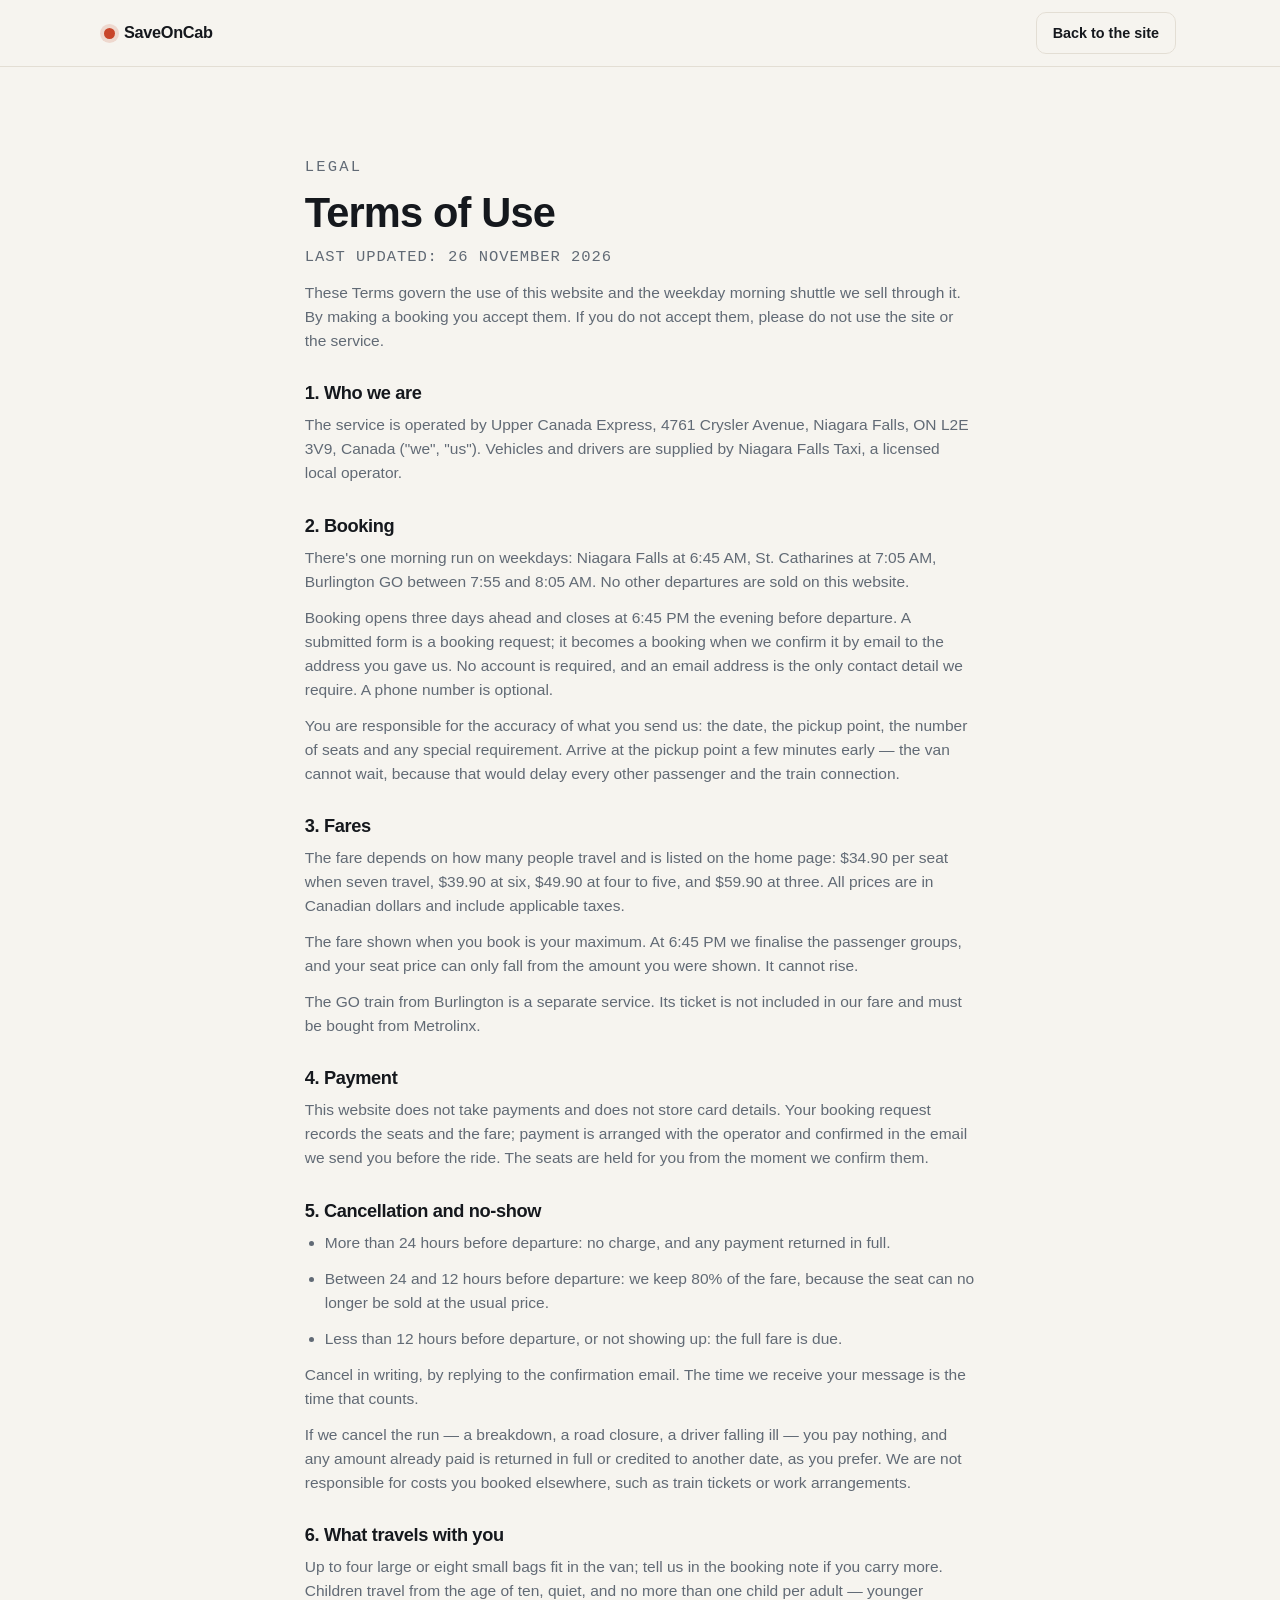
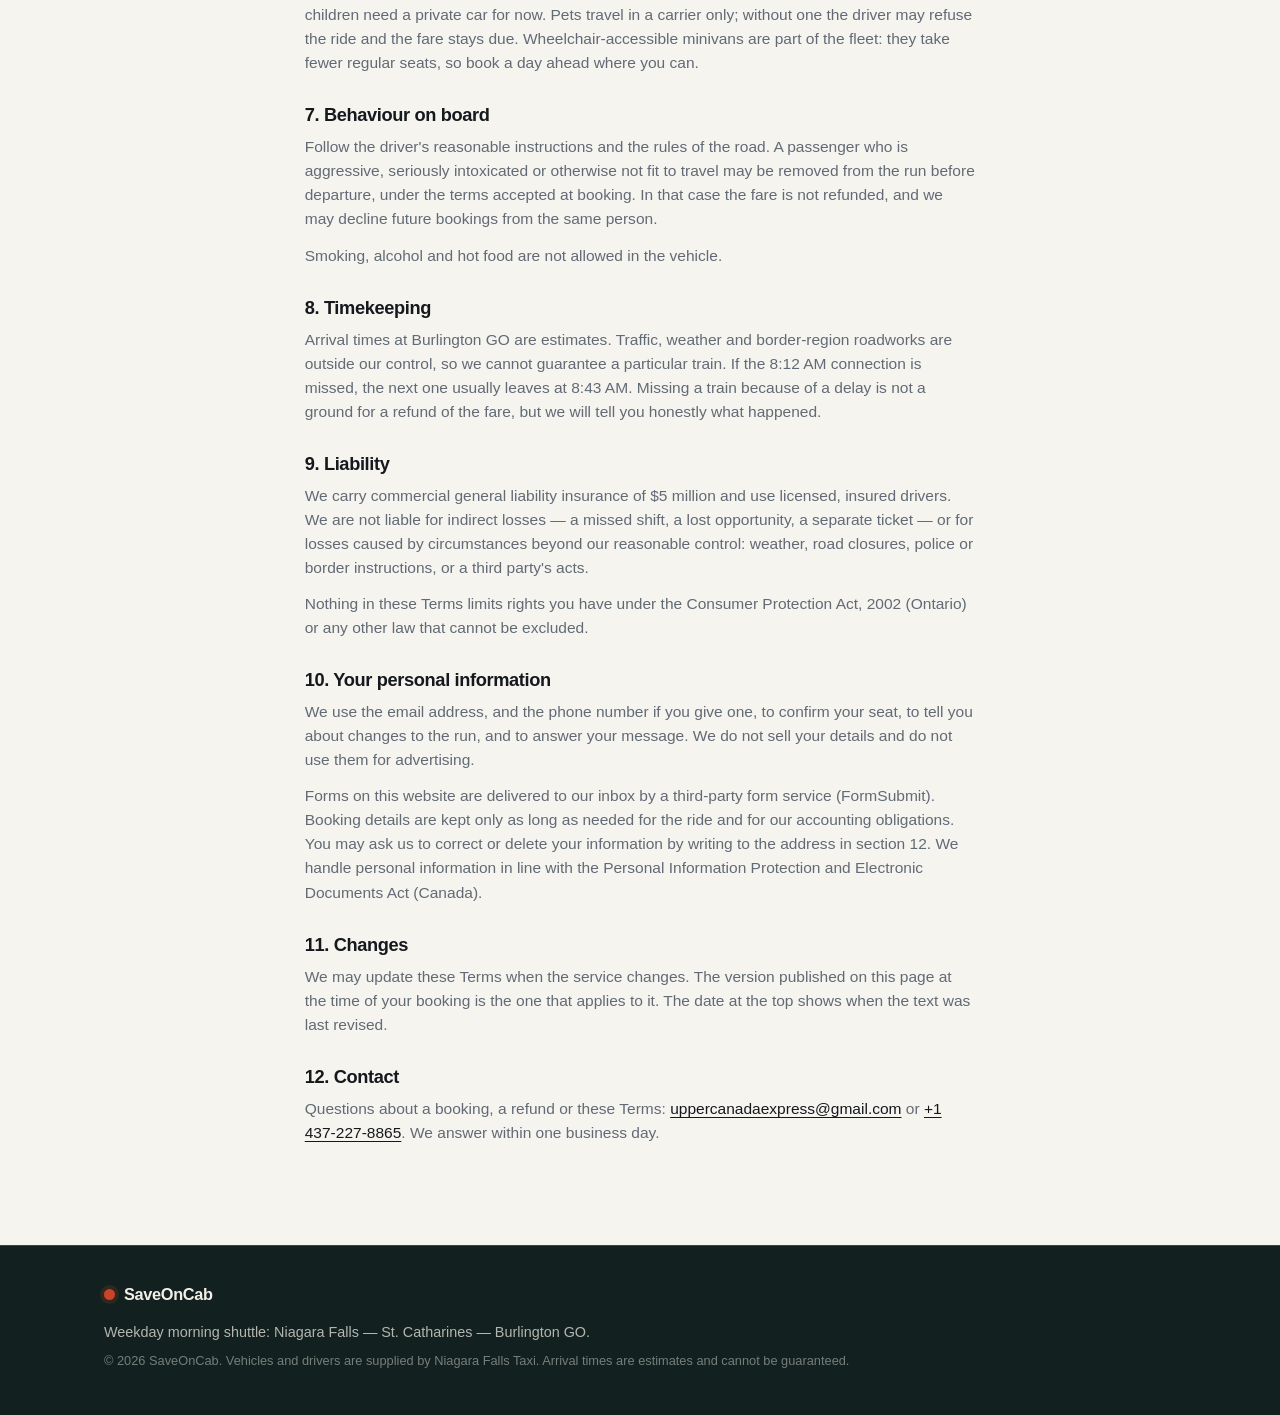
<file: p/niagara/terms.html>
<!DOCTYPE html>
<html lang="en">
<head>
<meta charset="utf-8">
<meta name="viewport" content="width=device-width, initial-scale=1">
<title>Terms of Use — SaveOnCab</title>
<meta name="description" content="Terms of Use for the SaveOnCab weekday morning shuttle between Niagara Falls, St. Catharines and Burlington GO.">
<meta name="robots" content="index,follow">
<link rel="stylesheet" href="styles.css">
</head>
<body>
<a class="skip" href="#terms">Skip to the terms</a>

<!-- Drafting note for the operator: confirm the payment method in
     section 4 before this page goes live. -->

<header class="top">
  <div class="wrap top__in pagenav">
    <a class="brand" href="index.html">
      <span class="brand__mark" aria-hidden="true"></span>
      <span>SaveOnCab</span>
    </a>
    <a class="btn btn--sm btn--ghost" href="index.html">Back to the site</a>
  </div>
</header>

<main class="section" id="terms">
  <div class="wrap legal">
    <p class="eyebrow">Legal</p>
    <h1>Terms of Use</h1>
    <p class="legal__meta">Last updated: 26 November 2026</p>

    <p>These Terms govern the use of this website and the weekday morning shuttle we sell through it. By making a booking you accept them. If you do not accept them, please do not use the site or the service.</p>

    <h2>1. Who we are</h2>
    <p>The service is operated by Upper Canada Express, 4761 Crysler Avenue, Niagara Falls, ON L2E 3V9, Canada ("we", "us"). Vehicles and drivers are supplied by Niagara Falls Taxi, a licensed local operator.</p>

    <h2>2. Booking</h2>
    <p>There's one morning run on weekdays: Niagara Falls at 6:45 AM, St. Catharines at 7:05 AM, Burlington GO between 7:55 and 8:05 AM. No other departures are sold on this website.</p>
    <p>Booking opens three days ahead and closes at 6:45 PM the evening before departure. A submitted form is a booking request; it becomes a booking when we confirm it by email to the address you gave us. No account is required, and an email address is the only contact detail we require. A phone number is optional.</p>
    <p>You are responsible for the accuracy of what you send us: the date, the pickup point, the number of seats and any special requirement. Arrive at the pickup point a few minutes early — the van cannot wait, because that would delay every other passenger and the train connection.</p>

    <h2>3. Fares</h2>
    <p>The fare depends on how many people travel and is listed on the home page: $34.90 per seat when seven travel, $39.90 at six, $49.90 at four to five, and $59.90 at three. All prices are in Canadian dollars and include applicable taxes.</p>
    <p>The fare shown when you book is your maximum. At 6:45 PM we finalise the passenger groups, and your seat price can only fall from the amount you were shown. It cannot rise.</p>
    <p>The GO train from Burlington is a separate service. Its ticket is not included in our fare and must be bought from Metrolinx.</p>

    <h2>4. Payment</h2>
    <p>This website does not take payments and does not store card details. Your booking request records the seats and the fare; payment is arranged with the operator and confirmed in the email we send you before the ride. The seats are held for you from the moment we confirm them.</p>

    <h2>5. Cancellation and no-show</h2>
    <ul>
      <li>More than 24 hours before departure: no charge, and any payment returned in full.</li>
      <li>Between 24 and 12 hours before departure: we keep 80% of the fare, because the seat can no longer be sold at the usual price.</li>
      <li>Less than 12 hours before departure, or not showing up: the full fare is due.</li>
    </ul>
    <p>Cancel in writing, by replying to the confirmation email. The time we receive your message is the time that counts.</p>
    <p>If we cancel the run — a breakdown, a road closure, a driver falling ill — you pay nothing, and any amount already paid is returned in full or credited to another date, as you prefer. We are not responsible for costs you booked elsewhere, such as train tickets or work arrangements.</p>

    <h2>6. What travels with you</h2>
    <p>Up to four large or eight small bags fit in the van; tell us in the booking note if you carry more. Children travel from the age of ten, quiet, and no more than one child per adult — younger children need a private car for now. Pets travel in a carrier only; without one the driver may refuse the ride and the fare stays due. Wheelchair-accessible minivans are part of the fleet: they take fewer regular seats, so book a day ahead where you can.</p>

    <h2>7. Behaviour on board</h2>
    <p>Follow the driver's reasonable instructions and the rules of the road. A passenger who is aggressive, seriously intoxicated or otherwise not fit to travel may be removed from the run before departure, under the terms accepted at booking. In that case the fare is not refunded, and we may decline future bookings from the same person.</p>
    <p>Smoking, alcohol and hot food are not allowed in the vehicle.</p>

    <h2>8. Timekeeping</h2>
    <p>Arrival times at Burlington GO are estimates. Traffic, weather and border-region roadworks are outside our control, so we cannot guarantee a particular train. If the 8:12 AM connection is missed, the next one usually leaves at 8:43 AM. Missing a train because of a delay is not a ground for a refund of the fare, but we will tell you honestly what happened.</p>

    <h2>9. Liability</h2>
    <p>We carry commercial general liability insurance of $5 million and use licensed, insured drivers. We are not liable for indirect losses — a missed shift, a lost opportunity, a separate ticket — or for losses caused by circumstances beyond our reasonable control: weather, road closures, police or border instructions, or a third party's acts.</p>
    <p>Nothing in these Terms limits rights you have under the Consumer Protection Act, 2002 (Ontario) or any other law that cannot be excluded.</p>

    <h2>10. Your personal information</h2>
    <p>We use the email address, and the phone number if you give one, to confirm your seat, to tell you about changes to the run, and to answer your message. We do not sell your details and do not use them for advertising.</p>
    <p>Forms on this website are delivered to our inbox by a third-party form service (FormSubmit). Booking details are kept only as long as needed for the ride and for our accounting obligations. You may ask us to correct or delete your information by writing to the address in section 12. We handle personal information in line with the Personal Information Protection and Electronic Documents Act (Canada).</p>

    <h2>11. Changes</h2>
    <p>We may update these Terms when the service changes. The version published on this page at the time of your booking is the one that applies to it. The date at the top shows when the text was last revised.</p>

    <h2>12. Contact</h2>
    <p>Questions about a booking, a refund or these Terms: <a href="mailto:uppercanadaexpress@gmail.com">uppercanadaexpress@gmail.com</a> or <a href="tel:+14372278865">+1 437-227-8865</a>. We answer within one business day.</p>
  </div>
</main>

<footer class="foot">
  <div class="wrap foot__in">
    <div class="brand brand--foot"><span class="brand__mark" aria-hidden="true"></span><span>SaveOnCab</span></div>
    <p>Weekday morning shuttle: Niagara Falls — St. Catharines — Burlington GO.</p>
    <p class="foot__small">© 2026 SaveOnCab. Vehicles and drivers are supplied by Niagara Falls Taxi. Arrival times are estimates and cannot be guaranteed.</p>
  </div>
</footer>
</body>
</html>
</file>
<file: p/niagara/styles.css>
:root{
  --paper:#f6f4ef;
  --card:#ffffff;
  --ink:#15181d;
  --muted:#616a75;
  --line:#e3ded4;
  --accent:#c8452a;
  --accent-dark:#a2351f;
  --deep:#12211f;
  --deep-line:rgba(246,244,239,.16);
  --radius:14px;
  --wrap:1120px;
  --sans:ui-sans-serif,-apple-system,"Segoe UI",Roboto,Helvetica,Arial,sans-serif;
  --mono:ui-monospace,SFMono-Regular,Menlo,Consolas,monospace;
}

*{box-sizing:border-box}
html{scroll-behavior:smooth}
body{
  margin:0;
  background:var(--paper);
  color:var(--ink);
  font-family:var(--sans);
  font-size:17px;
  line-height:1.55;
  -webkit-font-smoothing:antialiased;
}
img,svg{max-width:100%}
h1,h2,h3{font-weight:620;letter-spacing:-.02em;line-height:1.06;margin:0}
h1{font-size:clamp(2.1rem,4.6vw,3.55rem)}
h2{font-size:clamp(1.5rem,2.6vw,2.1rem);line-height:1.1}
h3{font-size:1.05rem;letter-spacing:-.01em;line-height:1.25}
p{margin:0}
a{color:inherit}
.wrap{width:100%;max-width:var(--wrap);margin:0 auto;padding:0 24px}

.skip{position:absolute;left:-9999px}
.skip:focus{left:16px;top:12px;z-index:50;background:var(--ink);color:#fff;padding:8px 14px;border-radius:8px}

.promo{background:var(--accent);color:#fff;font-size:.95rem}
.promo a{text-decoration:none}
.promo__in{display:flex;align-items:center;justify-content:center;gap:12px;flex-wrap:wrap;min-height:44px;padding-top:8px;padding-bottom:8px;text-align:center}
.promo__tag{background:#fff;color:var(--accent);font-family:var(--mono);font-size:.78rem;letter-spacing:.08em;text-transform:uppercase;font-weight:600;padding:3px 9px;border-radius:100px;white-space:nowrap}
.promo__go{transition:transform .15s ease}
.promo__in:hover .promo__go{transform:translateX(4px)}
.promo__in:focus-visible{outline:2px solid #fff;outline-offset:-4px;border-radius:8px}
@media (max-width:640px){.promo{font-size:.86rem}.promo__in{gap:8px;min-height:0;padding-top:9px;padding-bottom:9px}.promo__go{display:none}}

.top{
  position:sticky;top:0;z-index:20;
  background:rgba(246,244,239,.86);
  backdrop-filter:blur(10px);
  border-bottom:1px solid var(--line);
}
.top__in{display:flex;align-items:center;gap:28px;height:66px}
.brand{display:inline-flex;align-items:center;gap:9px;font-weight:650;letter-spacing:-.02em;text-decoration:none;font-size:1.02rem}
.brand__mark{width:11px;height:11px;border-radius:50%;background:var(--accent);box-shadow:0 0 0 4px rgba(200,69,42,.16)}
.nav{display:flex;gap:22px;margin-left:auto;font-size:.94rem}
.nav a{text-decoration:none;color:var(--muted)}
.nav a:hover{color:var(--ink)}

.btn{
  display:inline-flex;align-items:center;justify-content:center;gap:8px;
  background:var(--accent);color:#fff;border:1px solid var(--accent);
  font:inherit;font-weight:560;font-size:.96rem;
  padding:12px 20px;border-radius:10px;text-decoration:none;cursor:pointer;
  transition:background .15s ease,border-color .15s ease,transform .15s ease;
}
.btn:hover{background:var(--accent-dark);border-color:var(--accent-dark)}
.btn:active{transform:translateY(1px)}
.btn--sm{padding:9px 16px;font-size:.9rem}
.btn--full{width:100%;padding:14px 20px}
.btn--ghost{background:transparent;color:var(--ink);border-color:var(--line)}
.btn--ghost:hover{background:#fff;border-color:#cfc8bb}

.eyebrow{
  font-family:var(--mono);font-size:.74rem;letter-spacing:.14em;text-transform:uppercase;
  color:var(--accent);margin-bottom:18px;
}
.muted{color:var(--muted);font-size:.94rem}
.lead{color:var(--muted);max-width:62ch;margin-top:16px}
.note{color:var(--muted);font-size:.92rem;margin-top:20px;max-width:70ch}

.hero{padding:clamp(40px,7vw,84px) 0 clamp(44px,6vw,76px)}
.hero__grid{display:grid;grid-template-columns:1.06fr .94fr;gap:clamp(32px,5vw,64px);align-items:start}
.hero__copy h1{max-width:17ch}
.hero__sub{font-size:clamp(1.06rem,1.5vw,1.28rem);line-height:1.45;color:var(--ink);max-width:46ch;margin-top:16px;font-weight:500}
.hero__cta{display:flex;gap:12px;flex-wrap:wrap;margin-top:30px}

.benefits{list-style:none;padding:0;margin:28px 0 0;max-width:52ch}
.benefits li{
  padding:13px 0 13px 22px;border-top:1px solid var(--line);position:relative;
  font-size:.98rem;color:#2b313a;
}
.benefits li:last-child{border-bottom:1px solid var(--line)}
.benefits li::before{content:"";position:absolute;left:0;top:22px;width:8px;height:2px;background:var(--accent)}
.benefits b{font-weight:620}

.card{
  background:var(--card);border:1px solid var(--line);border-radius:var(--radius);
  padding:26px;box-shadow:0 18px 40px -28px rgba(20,25,32,.45);
}
.card__head{display:flex;align-items:baseline;justify-content:space-between;gap:12px;margin-bottom:20px}
.card__head h2{font-size:1.22rem}
.card__head .muted{font-family:var(--mono);font-size:.8rem;letter-spacing:.02em}

.field{display:block;margin-bottom:14px}
.field>span{display:block;font-size:.8rem;letter-spacing:.04em;text-transform:uppercase;color:var(--muted);margin-bottom:6px;font-family:var(--mono)}
.field input,.field select,.field textarea{
  width:100%;font:inherit;font-size:.98rem;color:var(--ink);
  background:#fbfaf7;border:1px solid var(--line);border-radius:9px;
  padding:11px 12px;appearance:none;
}
.field select{background-image:linear-gradient(45deg,transparent 50%,var(--muted) 50%),linear-gradient(135deg,var(--muted) 50%,transparent 50%);background-position:calc(100% - 18px) 19px,calc(100% - 13px) 19px;background-size:5px 5px,5px 5px;background-repeat:no-repeat;padding-right:34px}
.field textarea{resize:vertical;min-height:96px}
.field input:focus,.field select:focus,.field textarea:focus{outline:2px solid rgba(200,69,42,.35);outline-offset:1px;border-color:var(--accent);background:#fff}
.field-row{display:grid;grid-template-columns:1fr 1fr;gap:12px}

.fare{background:#f4f1ea;border:1px solid #e8e2d6;border-radius:10px;padding:16px;margin:6px 0 18px}
.fare__row{display:flex;justify-content:space-between;font-size:.9rem;color:var(--muted)}
.fare__row b{color:var(--ink);font-family:var(--mono);font-weight:600}
.bar{height:6px;background:#e2dccf;border-radius:99px;margin:10px 0 16px;overflow:hidden}
.bar i{display:block;height:100%;width:66%;background:var(--accent);border-radius:99px;transition:width .25s ease}
.fare__price{display:flex;align-items:baseline;justify-content:space-between;gap:12px}
.fare__price span{font-size:.9rem;color:var(--muted)}
.fare__price b{font-size:1.72rem;font-weight:620;letter-spacing:-.03em;font-variant-numeric:tabular-nums}
.hint{font-size:.82rem;color:var(--muted);margin-top:6px}
.hint--warn{color:var(--accent)}
.fine{font-size:.78rem;line-height:1.45;color:var(--muted);margin-top:12px}

.strip{border-top:1px solid var(--line);border-bottom:1px solid var(--line);background:#f2efe7}
.strip__in{display:grid;grid-template-columns:repeat(4,1fr);gap:24px;padding:22px 24px}
.strip__in div{display:flex;align-items:baseline;gap:10px}
.strip__in b{font-size:1.35rem;letter-spacing:-.02em;font-variant-numeric:tabular-nums}
.strip__in span{font-size:.86rem;color:var(--muted)}

.section{padding:clamp(52px,7vw,88px) 0}
.section--deep{background:var(--deep);color:#f2efe7}
.section--deep .eyebrow{color:#e8836a}
.section--deep .lead,.section--deep .note{color:rgba(242,239,231,.7)}
.section--tint{background:#efece4;border-top:1px solid var(--line);border-bottom:1px solid var(--line)}

.flow{list-style:none;padding:0;margin:34px 0 0;display:grid;grid-template-columns:1fr 1fr;gap:30px 44px}
.flow__step{border-top:2px solid var(--ink);padding-top:18px;display:grid;grid-template-columns:auto 1fr;column-gap:16px;align-items:start}
.flow__n{width:28px;height:28px;border:1px solid var(--accent);border-radius:50%;color:var(--accent);font-family:var(--mono);font-size:.85rem;display:flex;align-items:center;justify-content:center;line-height:1}
.flow__step h3{grid-column:2;font-size:1.24rem;margin:0 0 8px}
.flow__step p{grid-column:2;margin:0;font-size:1.04rem;line-height:1.55;color:var(--muted);max-width:44ch}

.steps{list-style:none;padding:0;margin:34px 0 0;display:grid;grid-template-columns:repeat(3,1fr);gap:26px}
.steps li{padding-top:18px;border-top:2px solid var(--ink)}
.steps__n{font-family:var(--mono);font-size:.78rem;color:var(--accent);letter-spacing:.1em}
.steps h3{margin:8px 0 8px}
.steps p{color:var(--muted);font-size:.95rem}

.table-wrap{overflow-x:auto;margin-top:32px;border-top:1px solid var(--deep-line)}
.tt{width:100%;border-collapse:collapse;min-width:640px;font-size:.96rem}
.tt th{
  text-align:left;font-family:var(--mono);font-size:.74rem;letter-spacing:.1em;text-transform:uppercase;
  color:rgba(242,239,231,.55);font-weight:500;padding:14px 16px 12px;border-bottom:1px solid var(--deep-line);
}
.tt td{padding:16px;border-bottom:1px solid var(--deep-line);vertical-align:baseline}
.tt td:first-child{font-weight:600}
.tt td:nth-child(3),.tt td:nth-child(4){font-family:var(--mono);font-variant-numeric:tabular-nums}
.tt tr:hover td{background:rgba(255,255,255,.03)}

.fares{display:grid;grid-template-columns:.85fr 1.15fr;gap:clamp(24px,4vw,48px);margin-top:32px;align-items:start}
.price{width:100%;border-collapse:collapse;font-size:1rem;background:var(--card);border:1px solid var(--line);border-radius:12px;overflow:hidden}
.price th{text-align:left;font-family:var(--mono);font-size:.72rem;letter-spacing:.1em;text-transform:uppercase;color:var(--muted);font-weight:500;padding:14px 18px;border-bottom:1px solid var(--line);background:#f4f1ea}
.price td{padding:16px 18px;border-bottom:1px solid var(--line);font-variant-numeric:tabular-nums}
.price tr:last-child td{border-bottom:0}
.price td:first-child{font-family:var(--mono);color:var(--muted)}
.price td:last-child{text-align:right;font-weight:620;font-size:1.12rem;letter-spacing:-.02em}
.fares__notes h3{margin-bottom:12px}
.fares__notes ul{margin:0;padding:0;list-style:none;display:grid;gap:10px}
.fares__notes li{position:relative;padding-left:20px;color:var(--muted);font-size:.95rem}
.fares__notes li::before{content:"";position:absolute;left:0;top:.62em;width:8px;height:2px;background:var(--accent)}

.rules{display:grid;grid-template-columns:1fr 1fr;gap:20px;margin-top:32px}
.rule{background:var(--card);border:1px solid var(--line);border-radius:12px;padding:22px}
.rule h3{margin-bottom:8px}
.rule p{color:var(--muted);font-size:.95rem}

.terms{margin-top:36px;padding-top:28px;border-top:1px solid var(--line);display:grid;grid-template-columns:1fr 2fr;gap:28px}
.terms h3{font-size:1.05rem}
.terms p{color:var(--muted);font-size:.95rem;margin-bottom:12px}
.terms p:last-child{margin-bottom:0}

.request{display:grid;grid-template-columns:1fr 1fr;gap:clamp(28px,5vw,64px);align-items:start}
.form{background:var(--card);border:1px solid var(--line);border-radius:var(--radius);padding:24px}
.form--onDark{background:rgba(255,255,255,.04);border-color:var(--deep-line)}
.form--onDark .field>span{color:rgba(242,239,231,.6)}
.form--onDark .field input,.form--onDark .field select,.form--onDark .field textarea{
  background:rgba(255,255,255,.06);border-color:var(--deep-line);color:#f2efe7;
}
.form--onDark .field input::placeholder,.form--onDark .field textarea::placeholder{color:rgba(242,239,231,.36)}
.form--onDark .field input:focus,.form--onDark .field textarea:focus{background:rgba(255,255,255,.1);border-color:#e8836a;outline-color:rgba(232,131,106,.4)}
.status{font-size:.86rem;margin-top:12px;min-height:20px}
.status--ok{color:#2f7d4f}
.status--err{color:var(--accent)}

.faq{display:grid;grid-template-columns:.8fr 1.2fr;gap:clamp(28px,5vw,64px);align-items:start}
.faq__list details{border-top:1px solid var(--line);padding:16px 0}
.faq__list details:last-child{border-bottom:1px solid var(--line)}
.faq__list summary{cursor:pointer;list-style:none;display:flex;justify-content:space-between;gap:16px;font-weight:560}
.faq__list summary::-webkit-details-marker{display:none}
.faq__list summary::after{content:"+";font-family:var(--mono);color:var(--accent);font-size:1.1rem;line-height:1}
.faq__list details[open] summary::after{content:"–"}
.faq__list details p{color:var(--muted);font-size:.95rem;margin-top:10px;max-width:62ch}

.contact{display:grid;grid-template-columns:.9fr 1.1fr;gap:clamp(28px,5vw,64px);align-items:start}
.contact__direct{margin-top:22px;font-size:.92rem;color:rgba(242,239,231,.7)}
.contact__direct a{color:#f2efe7;text-decoration:underline;text-underline-offset:3px}

.foot{background:var(--deep);color:rgba(242,239,231,.72);border-top:1px solid var(--deep-line);padding:36px 0 44px;font-size:.9rem}
.foot__in{display:grid;gap:8px}
.brand--foot{color:#f2efe7;margin-bottom:6px}
.foot__small{font-size:.8rem;color:rgba(242,239,231,.45)}

.mobilebar{display:none}

.duo{display:grid;grid-template-columns:1.1fr 1fr;gap:24px;margin-top:34px}
.panel{background:var(--card);border:1px solid var(--line);border-radius:var(--radius);padding:26px 26px 22px}
.panel h3{font-size:1.17rem;margin-bottom:16px}
.route{list-style:none;margin:0;padding:0}
.route li{display:grid;grid-template-columns:1fr auto;gap:16px;padding:13px 0;border-top:1px solid var(--line)}
.route li:first-child{border-top:0;padding-top:0}
.route__place b{display:block;font-weight:600}
.route__place em{font-style:normal;color:var(--muted);font-size:.94rem}
.route__time{font-family:var(--mono);font-size:.95rem;align-self:start}
.calc{display:grid;grid-template-columns:1fr 1fr;gap:0 14px}
.calc .field{margin-bottom:0}
.calc__out{display:flex;align-items:baseline;gap:9px;margin-top:22px}
.calc__out b{font-size:2.05rem;letter-spacing:-.03em;font-weight:640}
.calc__out span{color:var(--muted);font-size:.95rem}
.calc__total{color:var(--muted);font-size:.95rem;margin-top:4px}
.calc__total b{color:var(--ink)}
.req{margin-top:24px}
.req .note{max-width:64ch;margin-top:8px}
.req__row{display:grid;grid-template-columns:1fr 1fr 1fr auto;gap:14px;align-items:end;margin-top:20px}
.req__row .field{margin-bottom:0}
.req__row .btn{padding:11px 20px;white-space:nowrap}

@media (max-width:900px){
  .hero__grid,.request,.contact,.faq,.fares{grid-template-columns:1fr}
  .steps{grid-template-columns:1fr;gap:18px}
  .flow{grid-template-columns:1fr;gap:22px}
  .duo{grid-template-columns:1fr}
  .req__row{grid-template-columns:1fr 1fr;align-items:end}
  .rules{grid-template-columns:1fr}
  .terms{grid-template-columns:1fr;gap:12px}
  .nav{display:none}
  .strip__in{grid-template-columns:1fr 1fr;gap:16px}
}

@media (max-width:720px){
  body{font-size:16px;padding-bottom:74px}
  .top__in .btn--sm{display:none}
  .card{padding:20px}
  .field-row{grid-template-columns:1fr}
  .req__row{grid-template-columns:1fr}
  .mapcard{overflow-x:auto}
  .mapcard svg{min-width:720px}
  .req__row .btn{width:100%}
  .mobilebar{
    display:flex;position:fixed;left:0;right:0;bottom:0;z-index:30;
    align-items:center;justify-content:space-between;gap:14px;
    padding:10px 16px calc(10px + env(safe-area-inset-bottom));
    background:rgba(246,244,239,.95);backdrop-filter:blur(10px);
    border-top:1px solid var(--line);
  }
  .mobilebar__price{display:flex;align-items:baseline;gap:6px;font-size:.8rem;color:var(--muted)}
  .mobilebar__price b{font-size:1.15rem;color:var(--ink);letter-spacing:-.02em}
  .mobilebar .btn{padding:11px 16px;font-size:.9rem}
}

@media (prefers-reduced-motion:reduce){
  html{scroll-behavior:auto}
  *{transition:none!important}
}

.legal{max-width:76ch}
.legal h1{font-size:clamp(1.9rem,3.4vw,2.6rem);margin-bottom:10px}
.legal h2{font-size:1.14rem;margin:30px 0 10px}
.legal p,.legal li{color:var(--muted);font-size:.97rem;margin-bottom:12px}
.legal ul{padding-left:20px;margin:0 0 12px}
.legal a{color:var(--ink);text-decoration:underline;text-underline-offset:3px}
.legal__meta{font-family:var(--mono);font-size:.8rem;letter-spacing:.06em;text-transform:uppercase;color:var(--muted);margin-bottom:22px}
.pagenav{justify-content:space-between}
.foot__in a{color:#f2efe7;text-decoration:underline;text-underline-offset:3px}

.mapcard{margin:26px 0 0;background:var(--card);border:1px solid var(--line);border-radius:var(--radius);padding:16px 16px 12px}
.mapcard svg{display:block;width:100%;height:auto;font-family:var(--sans)}
.mapcard figcaption{margin-top:8px;color:var(--muted);font-size:.84rem}

.visuals{display:grid;grid-template-columns:1.35fr 1fr;gap:20px;margin-top:26px;align-items:stretch}
.visuals .mapcard{margin:0}
.van{margin:0;background:var(--card);border:1px solid var(--line);border-radius:var(--radius);padding:16px;display:flex;flex-direction:column;gap:10px;justify-content:center}
.van img{display:block;width:100%;height:auto;border-radius:10px}
.van figcaption{color:var(--muted);font-size:.84rem}
@media (max-width:900px){.visuals{grid-template-columns:1fr}}

.price-wrap{overflow-x:auto}
@media (max-width:900px){.price{min-width:520px}}
</file>
